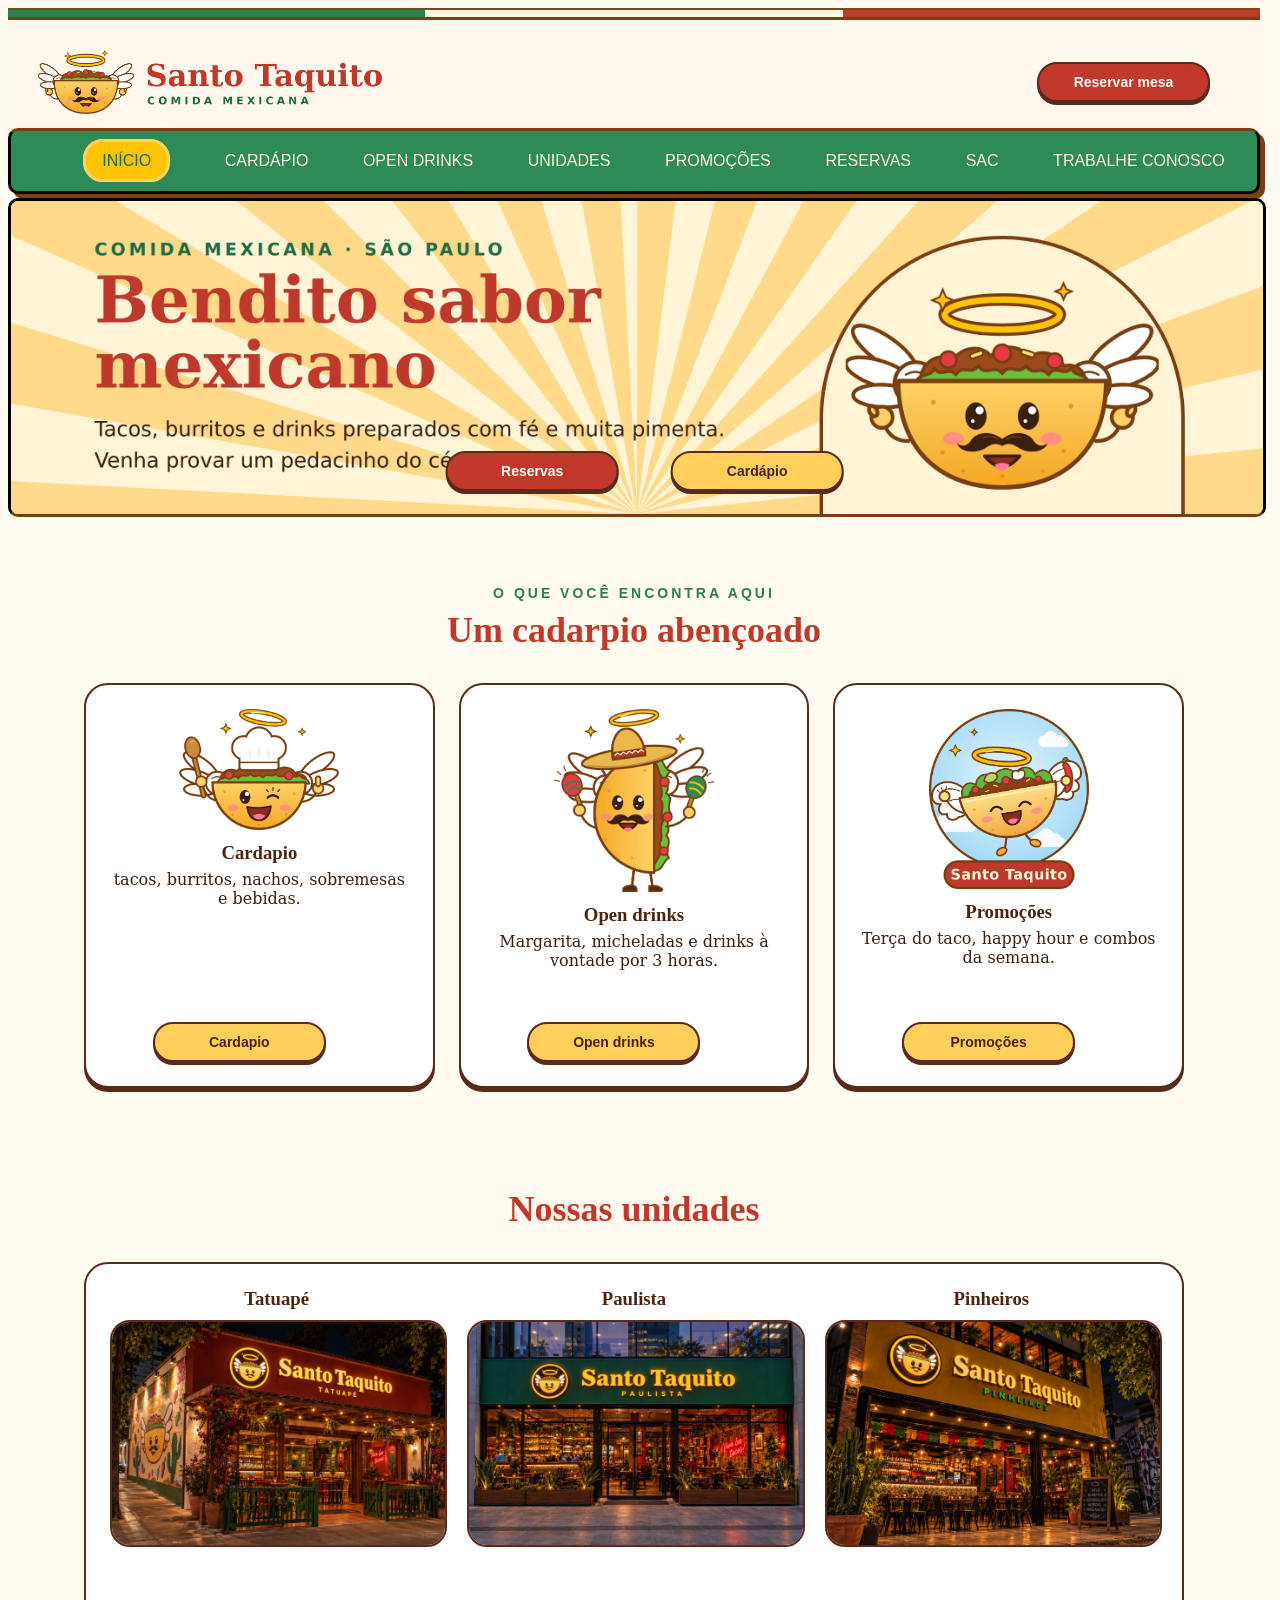
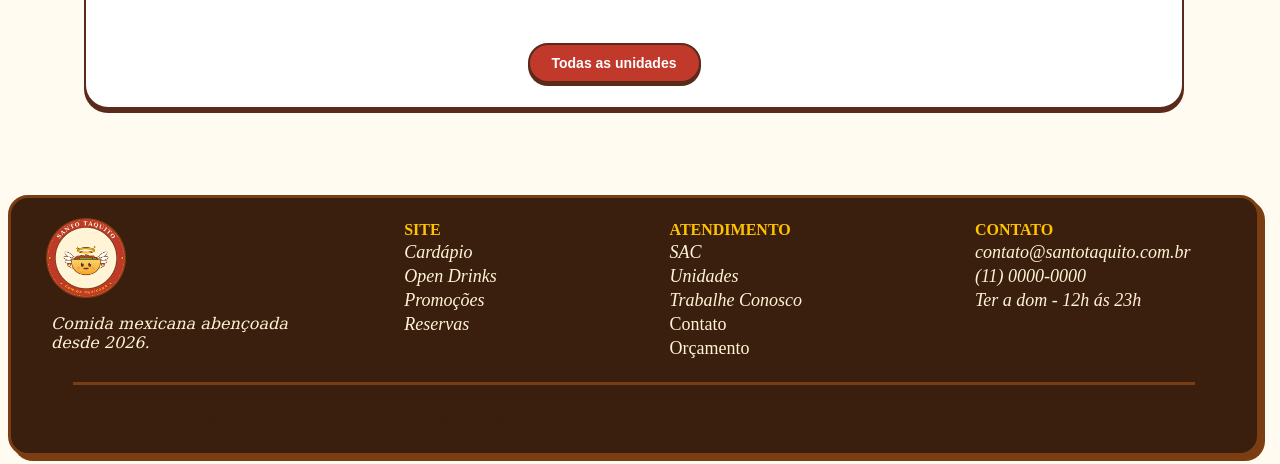
<file: index.html>
<!DOCTYPE html>
<html lang="pt-BR">
    <head>
        <meta charset="UTF-8">
        <meta name="viewport" content="width=device-width, initial-scale=1.0">
        <title>Santo Taquito - Restaurante</title>
        <!-- Link que carrega o CSS  -->
        <link rel="stylesheet" href="css/style.css">
    </head>
    <body>
        <!-- Cabeçalho -->
        <header>
            <div class="content-group">
                <img id="imagem-banner" src="img/logo-cabecalho.webp" alt="Logo do Santo Taquito"  onclick="window.location.assign('../index.html')">
                <a href="html/reservas.html" class="btn btn-principal titulos">Reservar mesa</a>   
            </div>
        </header>
        <!-- Menu  -->
        <div class="menu">
            <nav>
                <ul class="item-menu titulos">
                    <li><a class="menu-link" href="index.html" aria-current="page">INÍCIO</a></li>
                    <li><a class="menu-link" href="html/cardapio.html">CARDÁPIO</a></li>
                    <li><a class="menu-link" href="html/open-drinks.html">OPEN DRINKS</a></li>
                    <li><a class="menu-link" href="html/unidades.html">UNIDADES</a></li>
                    <li><a class="menu-link" href="html/promocoes.html">PROMOÇÕES</a></li>
                    <li><a class="menu-link" href="html/reservas.html">RESERVAS</a></li>
                    <li><a class="menu-link" href="html/sac.html">SAC</a></li>
                    <li><a class="menu-link" href="html/trabalhe-conosco.html">TRABALHE CONOSCO</a></li>
                </ul>
            </nav>
        </div>
        <main>
            <!-- parte de cima -->
            <section class="banner">
                <img src="img/banner-index.webp" alt="Banner do Santo Taquito com o texto 'Bendito sabor mexicano' e o mascote, um taco sorridente com bigode, asas de anjo e auréola dourada, sobre fundo amarelo com raios" width="100%" class="banner-index">            
                <div class="botoes">
                    <a href="html/reservas.html" class="btn btn-vermelho"> Reservas </a>
                    <a href="html/cardapio.html" class="btn btn-amarelo"> Cardápio </a>
                </div>
            </section>
            <br>
            <!-- escrita no meio centralizada -->
            <section class="destaques">
                <p class="chamada">O QUE VOCÊ ENCONTRA AQUI</p>
                <h2>Um cadarpio abençoado </h2>                
             <!-- entrada para as paginas centralizada --> 
                <div class="cards">   
                    <article class="card">  
                        <img src="img/mascote-chef.webp" alt="Mascote do Santo Taquito: taco sorridente piscando, com halo, asinhas, chapéu de chef e colher de pau." width="200" height="200">
                        <h3>Cardapio</h3>
                        <p>tacos, burritos, nachos, sobremesas e bebidas.</p>
                        <br><br>
                        <a href="html/cardapio.html" class="btn btn-amarelo"> Cardapio </a>
                    </article>  
                    <article class="card">
                        <img src="img/mascote-mariachi.webp" alt="Mascote do Santo Taquito: taco de bigode com halo, asinhas, sombrero e maracas nas mãos." width="200" height="200">
                        <h3>Open drinks</h3>
                        <p>Margarita, micheladas e drinks à vontade por 3 horas.</p>
                        <br><br>
                        <a href="html/open-drinks.html" class="btn btn-amarelo"> Open drinks </a>
                    </article>
                    <article class="card">
                        <img src="img/mascote-anjinho.webp" alt="Mascote do Santo Taquito: taco sorridente voando entre nuvens, com halo, asinhas e uma pimenta vermelha na mão." width="200" height="200">
                        <h3>Promoções</h3>
                        <p>Terça do taco, happy hour e combos da semana.</p>
                        <a href="html/promocoes.html" class="btn btn-amarelo"> Promoções </a>
                    </article>    
                </div>
            </section>
            <!-- unidades centralizadas -->
            <section class="unidades">    
                <h2>Nossas unidades</h2>
                <div class="card-uni">  
                    <div class="lista-unidades"> 
                        <article class="unidade">
                            <h3>Tatuapé</h3>
                            <img src="img/unidade-tatuape.png" alt="Fachada noturna do restaurante Santo Taquito Tatuapé, com letreiro vermelho iluminado, mural de taco com auricular e halo, bandeirinhas coloridas e terraço com cerca verde e flores."                                        width="200" height="200">
                        </article>
                        <article class="unidade">
                            <h3>Paulista</h3>
                            <img src="img/unidade-paulista.png" alt="Fachada do restaurante Santo Taquito Paulista ao entardecer, com letreiro verde iluminado, vitrines mostrando o salão cheio, neon &quot;!Viva los tacos!&quot; e jardineiras com plantas." width="200" height="200">
                        </article>    
                        <article class="unidade">
                            <h3>Pinheiros</h3>
                            <img src="img/unidade-pinheiros.png" alt="Fachada noturna do restaurante Santo Taquito Pinheiros, com letreiro amarelo iluminado, bandeirinhas mexicanas, bar com azulejos coloridos e lousa de cardápio na calçada." width="200" height="200">
                        </article>
                    </div>
                    <div id="bnt-center">     
                        <a href="html/unidades.html" class="btn btn-vermelho">Todas as unidades</a>
                    </div>
                </div>  
            </section>
                <br><br>
            <!-- Rodapé  -->
            <footer>
                <div class="content-rodape">
                    <div id="selo-rodape">
                        <img src="img/logo-emblema.webp" alt="Logo circular do Santo Taquito, restaurante de comida mexicana, com um taco fofo sorridente com asas de anjo e uma auréola dourada">
                        <p><i>Comida mexicana abençoada<br>desde 2026.</i></p>
                    </div>
                    <ul class="rodape-site">
                        <li><strong>SITE</strong></li>
                        <li><a href="html/cardapio.html"><i>Cardápio</i></a></li>
                        <li><a href="html/open-drinks.html"><i>Open Drinks</i></a></li>
                        <li><a href="html/promocoes.html"><i>Promoções</i></a></li>
                        <li><a href="html/reservas.html"><i>Reservas</i></a></li>
                    </ul>
                    <ul class="rodape-atendimento">
                        <li><strong>ATENDIMENTO</strong></li>
                        <li><a href="html/sac.html"><i>SAC</i></a></li>
                        <li><a href="html/unidades.html"><i>Unidades</i></a></li>
                        <li><a href="html/trabalhe-conosco.html"><i>Trabalhe Conosco</i></a></li>
                        <li><a href="html/contato.html"> Contato </a></li>
                        <li><a href="html/orcamento.html"> Orçamento </a></li>
                    </ul>
                        <ul class="rodape-contato">
                        <li><strong>CONTATO</strong></li>
                        <li><i>contato@santotaquito.com.br</i></li>
                        <li><i>(11) 0000-0000</i></li>
                       <li><i>Ter a dom - 12h ás 23h</i></li>
                    </ul>
                </div>
                <div class="copy-rodape">
                    <p>
                            <i>&copy; 2026 Santo Taquito · Restaurante fictício · Projeto acadêmico de Front-End (ADS – UNICID)</i> 
                    </p>
                </div>
            </footer>
        </main>
    </body>
</html>
</file>
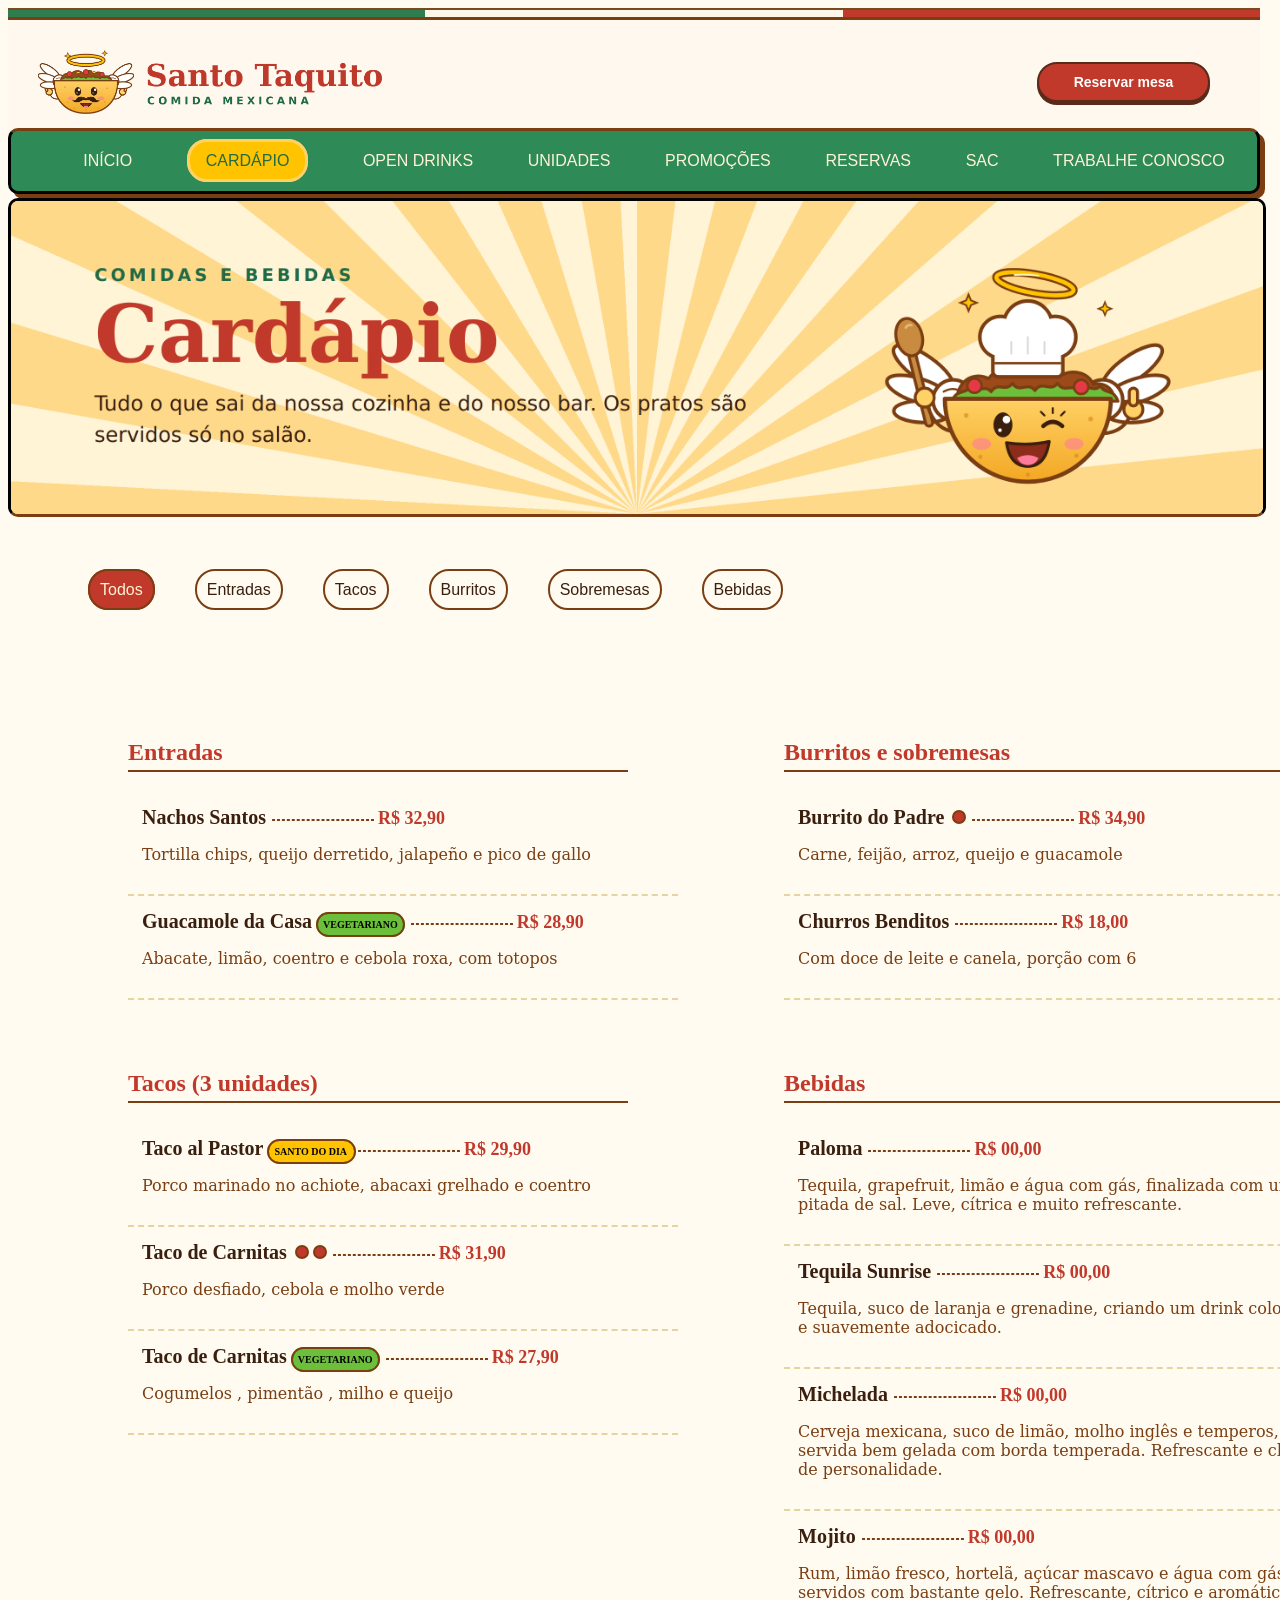
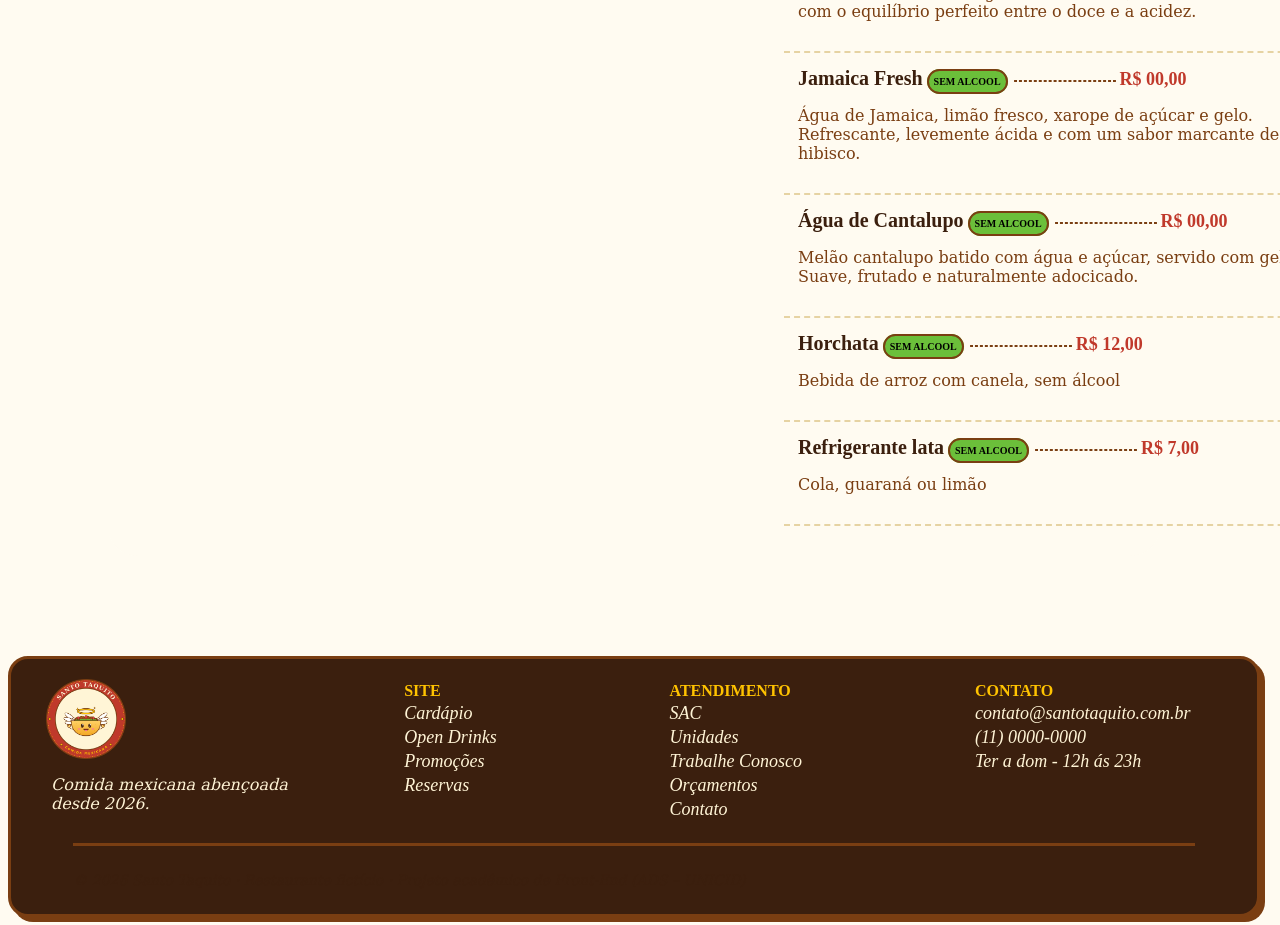
<file: html/cardapio.html>
<!DOCTYPE html>
<html lang="pt-BR">
<head>
    <meta charset="UTF-8">
    <meta name="viewport" content="width=device-width, initial-scale=1.0">
    <title>Santo Taquito - Cardápio</title>
    <!-- Link que carrega o CSS  -->
    <link rel="stylesheet" href="../css/style.css">
</head>
<body>

    <!-- Cabeçalho -->

    <header>
        <div class="content-group">
            <img id="imagem-banner" src="../img/logo-cabecalho.webp" alt="Mascote de tigela sorridente, piscando, com chapéu de cozinheiro, auréola e asinhas, segurando uma colher de pau" onclick="window.location.assign('../index.html')">
            <a href="reservas.html" class="btn btn-principal titulos">Reservar mesa</a>   
        </div>
    </header>


    <!-- Menu  -->
    <div class="menu">
        <nav>
            <ul class="item-menu titulos">
                <li><a class="menu-link" href="../index.html" >INÍCIO</a></li>
                <li><a class="menu-link" href="cardapio.html" aria-current="page">CARDÁPIO</a></li>
                <li><a class="menu-link" href="open-drinks.html">OPEN DRINKS</a></li>
                <li><a class="menu-link" href="unidades.html">UNIDADES</a></li>
                <li><a class="menu-link" href="promocoes.html">PROMOÇÕES</a></li>
                <li><a class="menu-link" href="trabalhe-conosco.html">RESERVAS</a></li>
                <li><a class="menu-link" href="sac.html">SAC</a></li>
                <li><a class="menu-link" href="trabalhe-conosco.html">TRABALHE CONOSCO</a></li>
            </ul>
        </nav>
    </div>

    <!-- Imagem banner cardápio -->
    <div>
        <img id="banner-carpadio" src="../img/banner-cardapio-com-texto.png" alt="Banner do cardápio com o título 'Comidas e Bebidas – Cardápio' e o texto 'Tudo o que sai da nossa cozinha e do nosso bar. Os pratos são servidos só no salão.' À direita, um mascote sorridente em forma de tigela de comida, com chapéu de cozinheiro, asas de anjo, auréola e uma colher de pau, piscando o olho e fazendo sinal de positivo. O fundo tem raios amarelos e creme.">
   </div>

   <div class="container-menu-cardapio">
        <ul id="menu-cardapio">
            <li><a class="btn-menu" href="cardapio.html?menu=todos">Todos</a></li>
            <li><a class="btn-menu" href="cardapio.html?menu=entradas">Entradas</a></li>
            <li><a class="btn-menu" href="cardapio.html?menu=tacos">Tacos</a></li>
            <li><a class="btn-menu" href="cardapio.html?menu=burritos">Burritos</a></li>
            <li><a class="btn-menu" href="cardapio.html?menu=sobremesas">Sobremesas</a></li>
            <li><a class="btn-menu" href="cardapio.html?menu=bebidas">Bebidas</a></li>
        </ul>
   </div>

   <!-- principal  -->
    <main>
        <section class="lista-cardapio">
            <div class="container-cardapio">
                <div class="grupo">
                    <h2>Entradas</h2>
                    <ul class="itens">
                        <li class="item">
                            <div class="item-linha">
                                <span class="item-nome">Nachos Santos</span>
                                <span class="pontilhado"></span>
                                <span class="item-preco">R$ 32,90</span>
                            </div>
                            <p class="descricao-item">Tortilla chips, queijo derretido, jalapeño e pico de gallo</p>
                        </li>
                        <li class="item">
                            <div class="item-linha">
                                <span class="item-nome">Guacamole da Casa</span>
                                <span class="tag tag-verde">VEGETARIANO</span>
                                <span class="pontilhado"></span>
                                <span class="item-preco">R$ 28,90</span>
                            </div>
                            <p class="descricao-item">Abacate, limão, coentro e cebola roxa, com totopos</p>
                        </li>
                    </ul>
                </div>
    
                <div class="grupo">
                    <h2>Tacos (3 unidades)</h2>
                    <ul class="itens">
                        <li class="item">
                            <div class="item-linha">
                                <span class="item-nome">Taco al Pastor</span>
                                <span class="tag tag-amarela">SANTO DO DIA </span>
                                <span class="pontilhado"></span>
                                <span class="item-preco">R$ 29,90</span>
                            </div>
                            <p class="descricao-item">Porco marinado no achiote, abacaxi grelhado e coentro</p>
                        </li>
                        <li class="item">
                            <div class="item-linha">
                                <span class="item-nome">Taco de Carnitas</span>
                                <span class="pimentas"><i class="pimenta"></i><i class="pimenta"></i></span>
                                <span class="pontilhado"></span>
                                <span class="item-preco">R$ 31,90</span>
                            </div>
                            <p class="descricao-item">Porco desfiado, cebola e molho verde</p>
                        </li>
                        <li class="item">
                            <div class="item-linha">
                                <span class="item-nome">Taco de Carnitas</span>
                                <span class="tag tag-verde">VEGETARIANO</span>
                                <span class="pontilhado"></span>
                                <span class="item-preco">R$ 27,90</span>
                            </div>
                            <p class="descricao-item">Cogumelos , pimentão , milho e queijo</p>
                        </li>
                    </ul>
                </div>
            </div>
    
            <div class="container-cardapio">
                <div class="grupo">
                    <h2>Burritos e sobremesas</h2>
                    <ul class="itens">
                        <li class="item">
                            <div class="item-linha">
                                <span class="item-nome">Burrito do Padre</span>
                                <span class="pimentas"><i class="pimenta"></i></span>
                                <span class="pontilhado"></span>
                                <span class="item-preco">R$ 34,90</span>
                            </div>
                            <p class="descricao-item">Carne, feijão, arroz, queijo e guacamole</p>
                        </li>
                        <li class="item">
                            <div class="item-linha">
                                <span class="item-nome">Churros Benditos</span>
                                <span class="pontilhado"></span>
                                <span class="item-preco">R$ 18,00</span>
                            </div>
                            <p class="descricao-item">Com doce de leite e canela, porção com 6</p>
                        </li>
                    </ul>
                </div>
    
                <div class="grupo">
                    <h2>Bebidas</h2>
                    <ul class="itens">
                        <li class="item">
                            <div class="item-linha">
                                <span class="item-nome">Paloma</span>
                                <span class="pontilhado"></span>
                                <span class="item-preco">R$ 00,00</span>
                            </div>
                            <p class="descricao-item">Tequila, grapefruit, limão e água com gás, finalizada com uma pitada
                                de sal. Leve, cítrica e muito refrescante.</p>
                        </li>
                        <li class="item">
                            <div class="item-linha">
                                <span class="item-nome">Tequila Sunrise</span>
                                <span class="pontilhado"></span>
                                <span class="item-preco">R$ 00,00</span>
                            </div>
                            <p class="descricao-item">Tequila, suco de laranja e grenadine, criando um drink colorido e
                                suavemente adocicado.</p>
                        </li>
                        <li class="item">
                            <div class="item-linha">
                                <span class="item-nome">Michelada</span>
                                <span class="pontilhado"></span>
                                <span class="item-preco">R$ 00,00</span>
                            </div>
                            <p class="descricao-item">Cerveja mexicana, suco de limão, molho inglês e temperos, servida bem
                                gelada com borda temperada. Refrescante e cheia de personalidade.</p>
                        </li>
                        <li class="item">
                            <div class="item-linha">
                                <span class="item-nome">Mojito</span>
                                <span class="pontilhado"></span>
                                <span class="item-preco">R$ 00,00</span>
                            </div>
                            <p class="descricao-item">Rum, limão fresco, hortelã, açúcar mascavo e água com gás, servidos
                                com bastante gelo. Refrescante, cítrico e aromático, com o equilíbrio perfeito entre o doce
                                e a acidez.</p>
                        </li>
                    </ul>
    
                    <!-- <h3 class="subtitulo-bebida">Sem álcool</h3> -->
                    <ul class="itens">
                        <li class="item">
                            <div class="item-linha">
                                <span class="item-nome">Jamaica Fresh</span>
                                <span class="tag tag-verde">SEM ALCOOL</span>
                                <span class="pontilhado"></span>
                                <span class="item-preco">R$ 00,00</span>
                            </div>
                            <p class="descricao-item">Água de Jamaica, limão fresco, xarope de açúcar e gelo. Refrescante,
                                levemente ácida e com um sabor marcante de hibisco.</p>
                        </li>
                        <li class="item">
                            <div class="item-linha">
                                <span class="item-nome">Água de Cantalupo</span>
                                <span class="tag tag-verde">SEM ALCOOL</span>
                                <span class="pontilhado"></span>
                                <span class="item-preco">R$ 00,00</span>
                            </div>
                            <p class="descricao-item">Melão cantalupo batido com água e açúcar, servido com gelo. Suave,
                                frutado e naturalmente adocicado.</p>
                        </li>
                        <li class="item">
                            <div class="item-linha">
                                <span class="item-nome">Horchata</span>
                                <span class="tag tag-verde">SEM ALCOOL</span>
                                <span class="pontilhado"></span>
                                <span class="item-preco">R$ 12,00</span>
                            </div>
                            <p class="descricao-item">Bebida de arroz com canela, sem álcool</p>
                        </li>
                        <li class="item">
                            <div class="item-linha">
                                <span class="item-nome">Refrigerante lata</span>
                                <span class="tag tag-verde">SEM ALCOOL</span>
                                <span class="pontilhado"></span>
                                <span class="item-preco">R$ 7,00</span>
                            </div>
                            <p class="descricao-item">Cola, guaraná ou limão</p>
                        </li>
                    </ul>
                </div>
            </div>
        </section>
    </main>

    

    <!-- Rodapé  -->
    <footer>
        <div class="content-rodape">
            <div id="selo-rodape">
                <img src="../img/logo-emblema.webp" alt="Logo Santo Taquito">
                <p><i>Comida mexicana abençoada<br>desde 2026.</i></p>
                
            </div>
       
            <ul class="rodape-site">
                <li><strong>SITE</strong></li>
                <li><a href="cardapio.html"><i>Cardápio</i></a></li>
                <li><a href="open-drinks.html"><i>Open Drinks</i></a></li>
                <li><a href="promocoes.html"><i>Promoções</i></a></li>
                <li><a href="reservas.html"><i>Reservas</i></a></li>
            </ul>
            <ul class="rodape-atendimento">
                <li><strong>ATENDIMENTO</strong></li>
                <li><a href="sac.html"><i>SAC</i></a></li>
                <li><a href="unidades.html"><i>Unidades</i></a></li>
                <li><a href="trabalhe-conosco.html"><i>Trabalhe Conosco</i></a></li>
                <li><a href="orcamento.html"><i>Orçamentos</i></a></li>
                <li><a href="contato.html"><i>Contato</i></a></li>
            </ul>
            <ul class="rodape-contato">
                <li><strong>CONTATO</strong></li>
                <li><i>contato@santotaquito.com.br</i></li>
                <li><i>(11) 0000-0000</i></li>
                <li><i>Ter a dom - 12h ás 23h</i></li>
            </ul>
        </div>
        <div class="copy-rodape">
           <p>
                <i>&copy; 2026 Santo Taquito · Restaurante fictício · Projeto acadêmico de Front-End (ADS – UNICID)</i> 
           </p>
        </div>
    </footer>
    
    <script src="../js/app.js"></script>
</body>
</html>
</file>
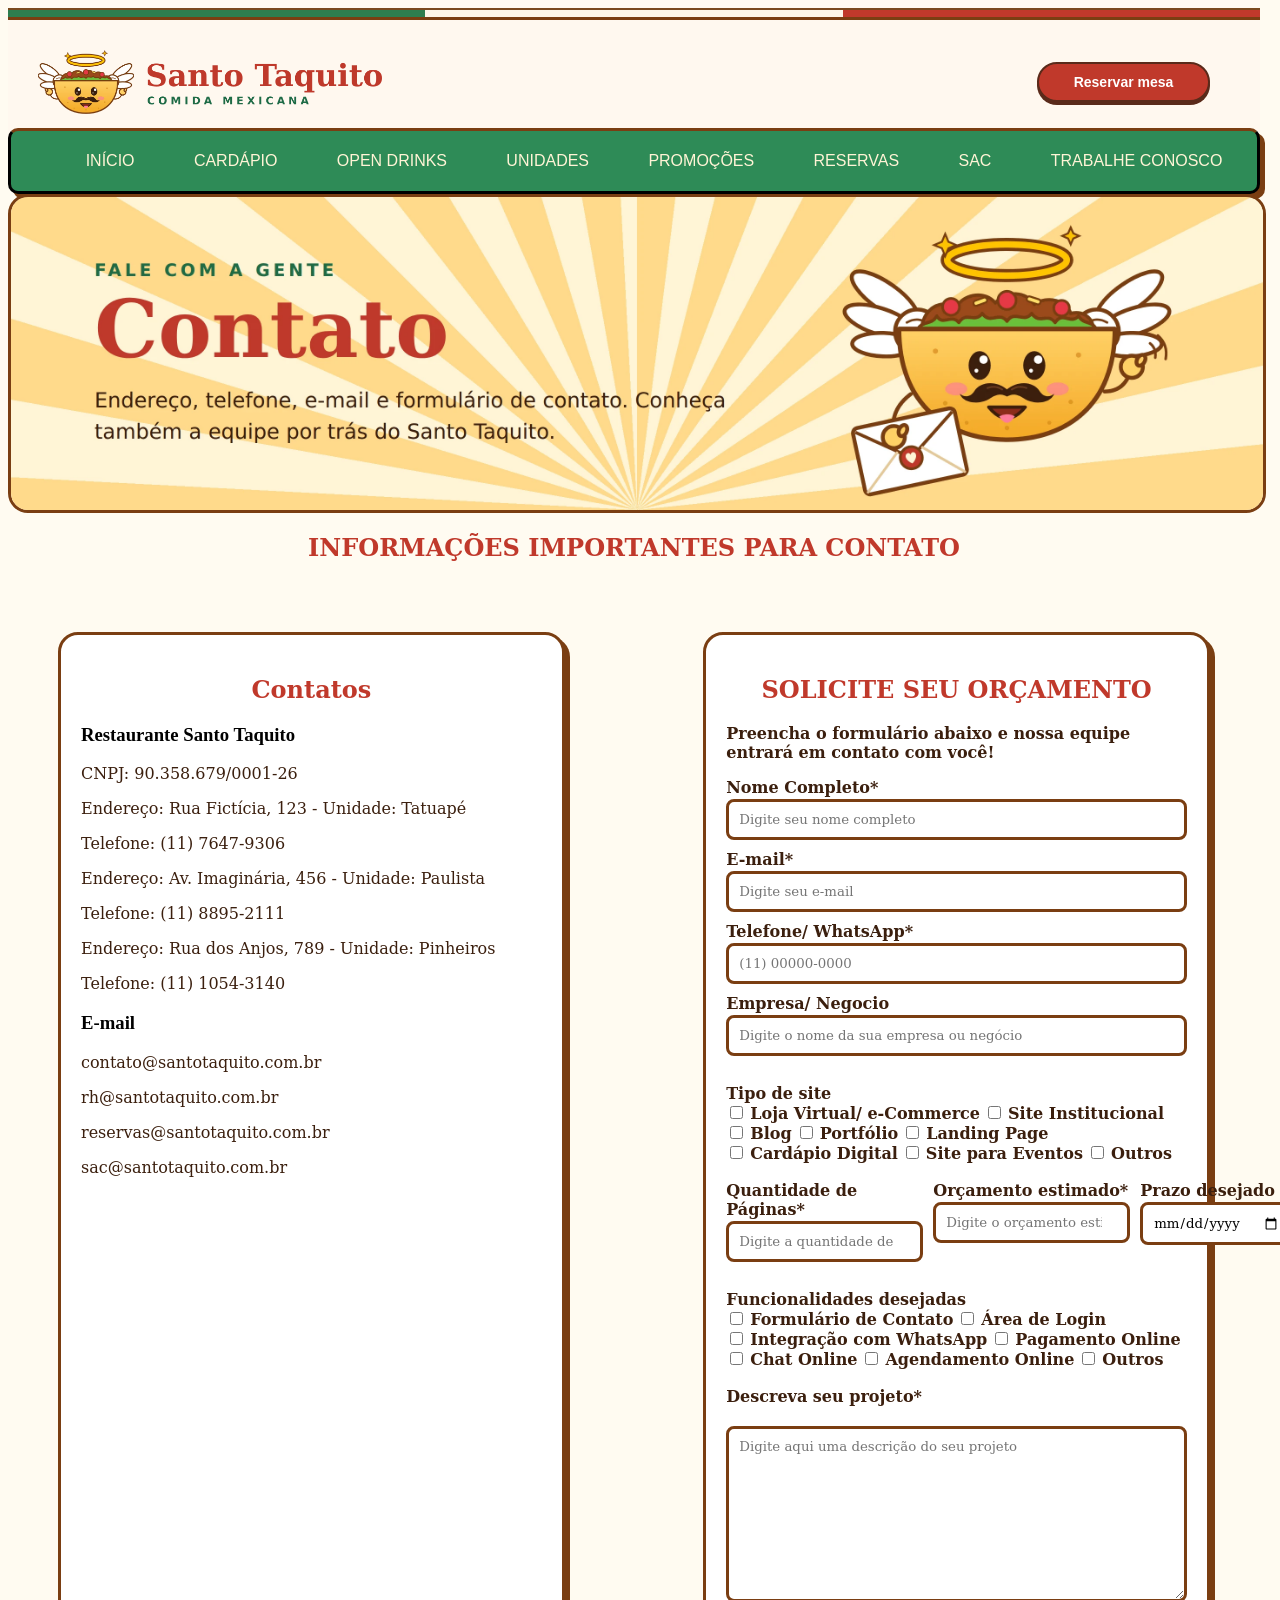
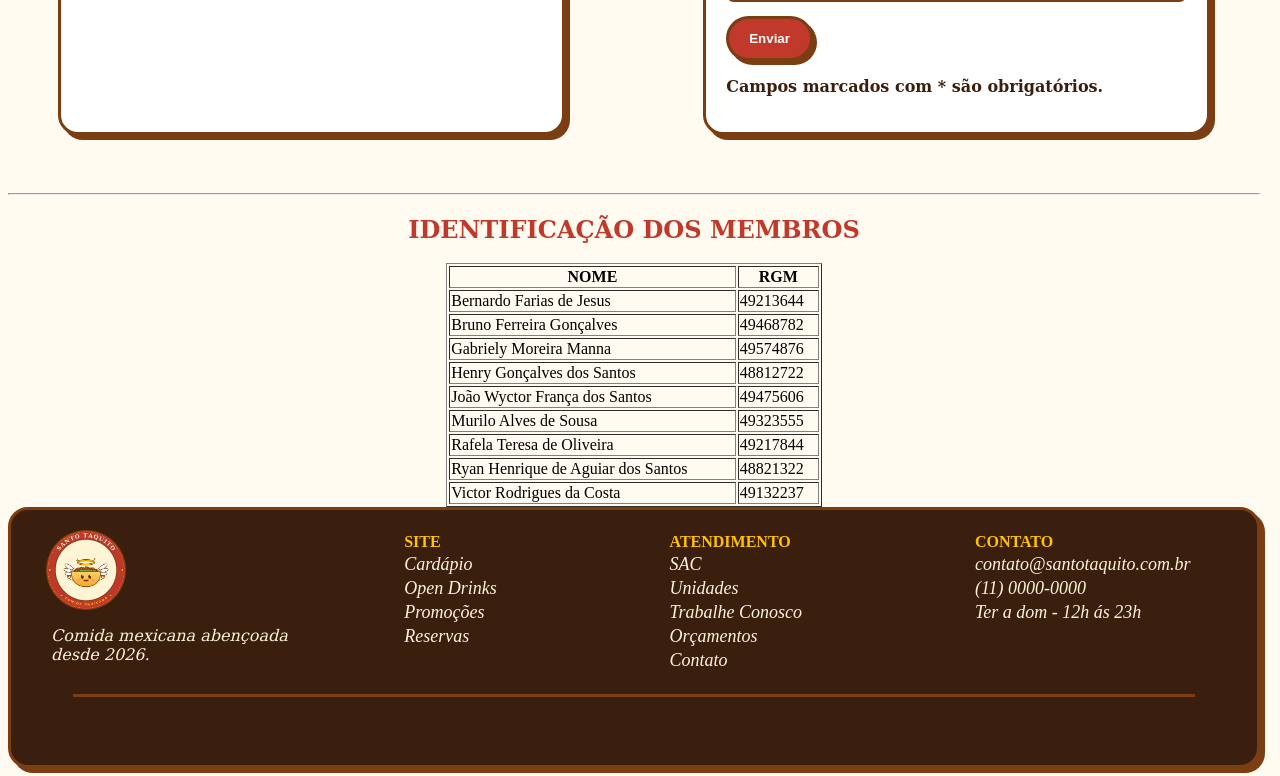
<file: html/contato.html>
<!DOCTYPE html>
<html lang="pt-BR">
<head>
    <meta charset="UTF-8">
    <meta name="viewport" content="width=device-width, initial-scale=1.0">
    <title>Santo Taquito - Contatos</title>
    <!-- Link que carrega o CSS  -->
    <link rel="stylesheet" href="../css/style.css">
</head>
<body>

    <!-- Cabeçalho -->
    <header>
        <div class="content-group">
            <img id="imagem-banner" src="../img/logo-cabecalho.webp" alt="" onclick="window.location.assign('../index.html')">
            <a href="reservas.html" class="btn btn-principal titulos">Reservar mesa</a>   
        </div>
    </header>


    <!-- Menu  -->
    <div>
        <div class="menu">
            <nav>
                <ul class="item-menu titulos">
                    <li><a class="menu-link" href="../index.html" >INÍCIO</a></li>
                    <li><a class="menu-link" href="cardapio.html" >CARDÁPIO</a></li>
                    <li><a class="menu-link" href="open-drinks.html">OPEN DRINKS</a></li>
                    <li><a class="menu-link" href="unidades.html">UNIDADES</a></li>
                    <li><a class="menu-link" href="promocoes.html">PROMOÇÕES</a></li>
                    <li><a class="menu-link" href="reservas.html">RESERVAS</a></li>
                    <li><a class="menu-link" href="sac.html">SAC</a></li>
                    <li><a class="menu-link" href="trabalhe-conosco.html">TRABALHE CONOSCO</a></li>
                </ul>
            </nav>
        </div>
    </div>
    <div>
        <img id="banner-contato" src="../img/banner-contato-com-texto.webp" alt="Banner com fundo de raios em tons de amarelo claro. À esquerda, o texto diz: FALE COM A GENTE, seguido do título Contato e do parágrafo Endereço, telefone, e-mail e formulário de contato. Conheça também a equipe por trás do Santo Taquito. " >
    </div>
    <main>
        <section>
            <h1 class="centralizacao">INFORMAÇÕES IMPORTANTES PARA CONTATO</h1>
            <div class="content-contato">
                <div class="card-contato">
                    <h2 class="centralizacao">Contatos</h2>
                    <h3>Restaurante Santo Taquito</h3>
                    <p>CNPJ: 90.358.679/0001-26</p>
                    <p>Endereço: Rua Fictícia, 123 - Unidade: Tatuapé</p>
                    <p>Telefone: (11) 7647-9306</p>
                    <p>Endereço: Av. Imaginária, 456 - Unidade: Paulista</p>
                    <p>Telefone: (11) 8895-2111</p>
                    <p>Endereço: Rua dos Anjos, 789 - Unidade: Pinheiros</p>
                    <p>Telefone: (11) 1054-3140</p>
                    <h3>E-mail</h3>
                    <p>contato@santotaquito.com.br</p>
                    <p>rh@santotaquito.com.br</p>
                    <p>reservas@santotaquito.com.br</p>
                    <p>sac@santotaquito.com.br</p>
                </div>
                <div class="card-contato">
                    <form id="formContato" class="form-contato" action="/enviar" autocomplete="off" method="post">
                        <h2 class="centralizacao">SOLICITE SEU ORÇAMENTO</h2>
                        <p><strong>Preencha o formulário abaixo e nossa equipe entrará em contato com você!</strong></p>
                        <label for="cname" class="contato-label">Nome Completo*</label><br>
                        <input type="text" id="cname" name="cname" placeholder="Digite seu nome completo" required><br>
                        <label for="cemail" class="contato-label">E-mail*</label><br>
                        <input type="email" id="cemail" name="cemail" placeholder="Digite seu e-mail" required><br>
                        <label for="ctel" class="contato-label">Telefone/ WhatsApp*</label><br>
                        <input type="tel" id="ctel" name="ctel" placeholder="(11) 00000-0000" required><br>
                        <label for="cemp" class="contato-label">Empresa/ Negocio</label><br>
                        <input type="text" id="cemp" name="cemp" placeholder="Digite o nome da sua empresa ou negócio" ><br>
                        <br>
                        <label class="contato-label">Tipo de site</label><br>
                        <input type="checkbox" id="cloja" name="cloja" value="loja-virtual">
                        <label for="cloja" class="contato-label">Loja Virtual/ e-Commerce</label>
                        <input type="checkbox" id="site" name="site" value="site-institucional">
                        <label for="site" class="contato-label">Site Institucional</label><br>
                        <input type="checkbox" id="cblog" name="cblog" value="blog">
                        <label for="cblog" class="contato-label">Blog</label>
                        <input type="checkbox" id="cport" name="cport" value="portfolio">
                        <label for="cport" class="contato-label">Portfólio</label>
                        <input type="checkbox" id="cpage" name="cpage" value="Landing-Page">
                        <label for="cpage" class="contato-label">Landing Page</label><br>
                        <input type="checkbox" id="cardapio" name="cardapio" value="cardapio-digital">
                        <label for="cardapio" class="contato-label">Cardápio Digital</label>
                        <input type="checkbox" id="csite" name="csite" value="site-para-eventos">
                        <label for="csite" class="contato-label">Site para Eventos</label>
                        <input type="checkbox" id="coutros" name="coutros" value="outros">
                        <label for="coutros" class="contato-label">Outros</label><br>
                        <br>
                        <div class="posicao">
                            <div>
                                <label for="cpagina" class="contato-label">Quantidade de Páginas*</label><br>
                                <input type="number" id="cpagina" name="cpagina" placeholder="Digite a quantidade de páginas do site" required><br>
                            </div>
                            <div>
                                <label for="corc" class="contato-label">Orçamento estimado*</label><br>
                                <input type="number" id="corc" name="corc" placeholder="Digite o orçamento estimado" required><br>
                            </div>
                            <div>
                                <label for="cprazo" class="contato-label">Prazo desejado</label><br>
                                <input type="date" id="cprazo" name="cprazo"><br>
                            </div>
                        </div>
                        <br>
                        <label class="contato-label">Funcionalidades desejadas</label><br>
                        <input type="checkbox" id="froms" name="forms" value="formulario-contato">
                        <label for="froms" class="contato-label">Formulário de Contato</label>
                        <input type="checkbox" id="clogin" name="clogin" value="Area-de-login">
                        <label for="clogin" class="contato-label">Área de Login</label><br>
                        <input type="checkbox" id="cwpp" name="cwpp" value="integracao-whatsapp">
                        <label for="cwpp" class="contato-label">Integração com WhatsApp</label>
                        <input type="checkbox" id="cpag" name="cpag" value="pagamento-online">
                        <label for="cpag" class="contato-label">Pagamento Online</label><br>
                        <input type="checkbox" id="cchat" name="cchat" value="chat-online">
                        <label for="cchat" class="contato-label">Chat Online</label>
                        <input type="checkbox" id="cagenda" name="cagenda" value="agendamento-online">
                        <label for="cagenda" class="contato-label">Agendamento Online</label>
                        <input type="checkbox" id="outros" name="outros" value="outros">
                        <label for="outros" class="contato-label">Outros</label><br>
                        <br>
                        <label for="cmsg" class="contato-label">Descreva seu projeto*</label><br>
                        <br>
                        <textarea id="cmsg" name="cmsg" placeholder="Digite aqui uma descrição do seu projeto" rows="10" cols="50" required></textarea><br>
                        <input class="botao-form-contato" type="submit" value="Enviar">
                        <p><strong>Campos marcados com * são obrigatórios.</strong></p>
                    </form>
                    <div id="contato-confirmacao" hidden>
                        <h2 tabindex="-1" id="contato-confirmacao-titulo" class="centralizacao">Contato recebido!</h2>
                        <p>Obrigado por entrar em contato com o Santo Taquito!</p>
                    </div>
                </div>
            </div>
            <hr>
            <div>
                <h1 class="centralizacao">IDENTIFICAÇÃO DOS MEMBROS</h1>
                <table border="1" align="center" height="30%" width="30%">
                    <tr>
                        <th>NOME</th>
                        <th>RGM</th>
                    </tr>
                    <tr>
                        <td>Bernardo Farias de Jesus</td>
                        <td>49213644</td>
                    </tr>
                    <tr>
                        <td>Bruno Ferreira Gonçalves</td>
                        <td>49468782</td>
                    </tr>
                    <tr>
                        <td>Gabriely Moreira Manna</td>
                        <td>49574876</td>
                    </tr>
                    <tr>
                        <td>Henry Gonçalves dos Santos</td>
                        <td>48812722</td>
                    </tr>
                    <tr>
                        <td>João Wyctor França dos Santos</td>
                        <td>49475606</td>
                    </tr>
                    <tr>
                        <td>Murilo Alves de Sousa</td>
                        <td>49323555</td>
                    </tr>
                    <tr>
                        <td>Rafela Teresa de Oliveira</td>
                        <td>49217844</td>
                    </tr>
                    <tr>
                        <td>Ryan Henrique de Aguiar dos Santos</td>
                        <td>48821322</td>
                    </tr>
                    <tr>
                        <td>Victor Rodrigues da Costa</td>
                        <td>49132237</td>
                    </tr>
                </table>
            </div>
        </section>
    </main>
    

    <!-- Rodapé  -->
    <footer>
        <div class="content-rodape">
            <div id="selo-rodape">
                <img src="../img/logo-emblema.webp" alt="Logo Santo Taquito">
                <p><i>Comida mexicana abençoada<br>desde 2026.</i></p>
                
            </div>
       
            <ul class="rodape-site">
                <li><strong>SITE</strong></li>
                <li><a href="cardapio.html"><i>Cardápio</i></a></li>
                <li><a href="open-drinks.html"><i>Open Drinks</i></a></li>
                <li><a href="promocoes.html"><i>Promoções</i></a></li>
                <li><a href="reservas.html"><i>Reservas</i></a></li>
            </ul>
            <ul class="rodape-atendimento">
                <li><strong>ATENDIMENTO</strong></li>
                <li><a href="sac.html"><i>SAC</i></a></li>
                <li><a href="unidades.html"><i>Unidades</i></a></li>
                <li><a href="trabalhe-conosco.html"><i>Trabalhe Conosco</i></a></li>
                <li><a href="orcamento.html"><i>Orçamentos</i></a></li>
                <li><a href="contato.html"><i>Contato</i></a></li>
            </ul>
            <ul class="rodape-contato">
                <li><strong>CONTATO</strong></li>
                <li><i>contato@santotaquito.com.br</i></li>
                <li><i>(11) 0000-0000</i></li>
                <li><i>Ter a dom - 12h ás 23h</i></li>
            </ul>
        </div>
        <div class="copy-rodape">
           <p>
                <i>&copy; 2026 Santo Taquito · Restaurante fictício · Projeto acadêmico de Front-End (ADS – UNICID)</i> 
           </p>
        </div>
    </footer>
    <script src="../js/contato.js"></script>
    
</body>
</html>
</file>
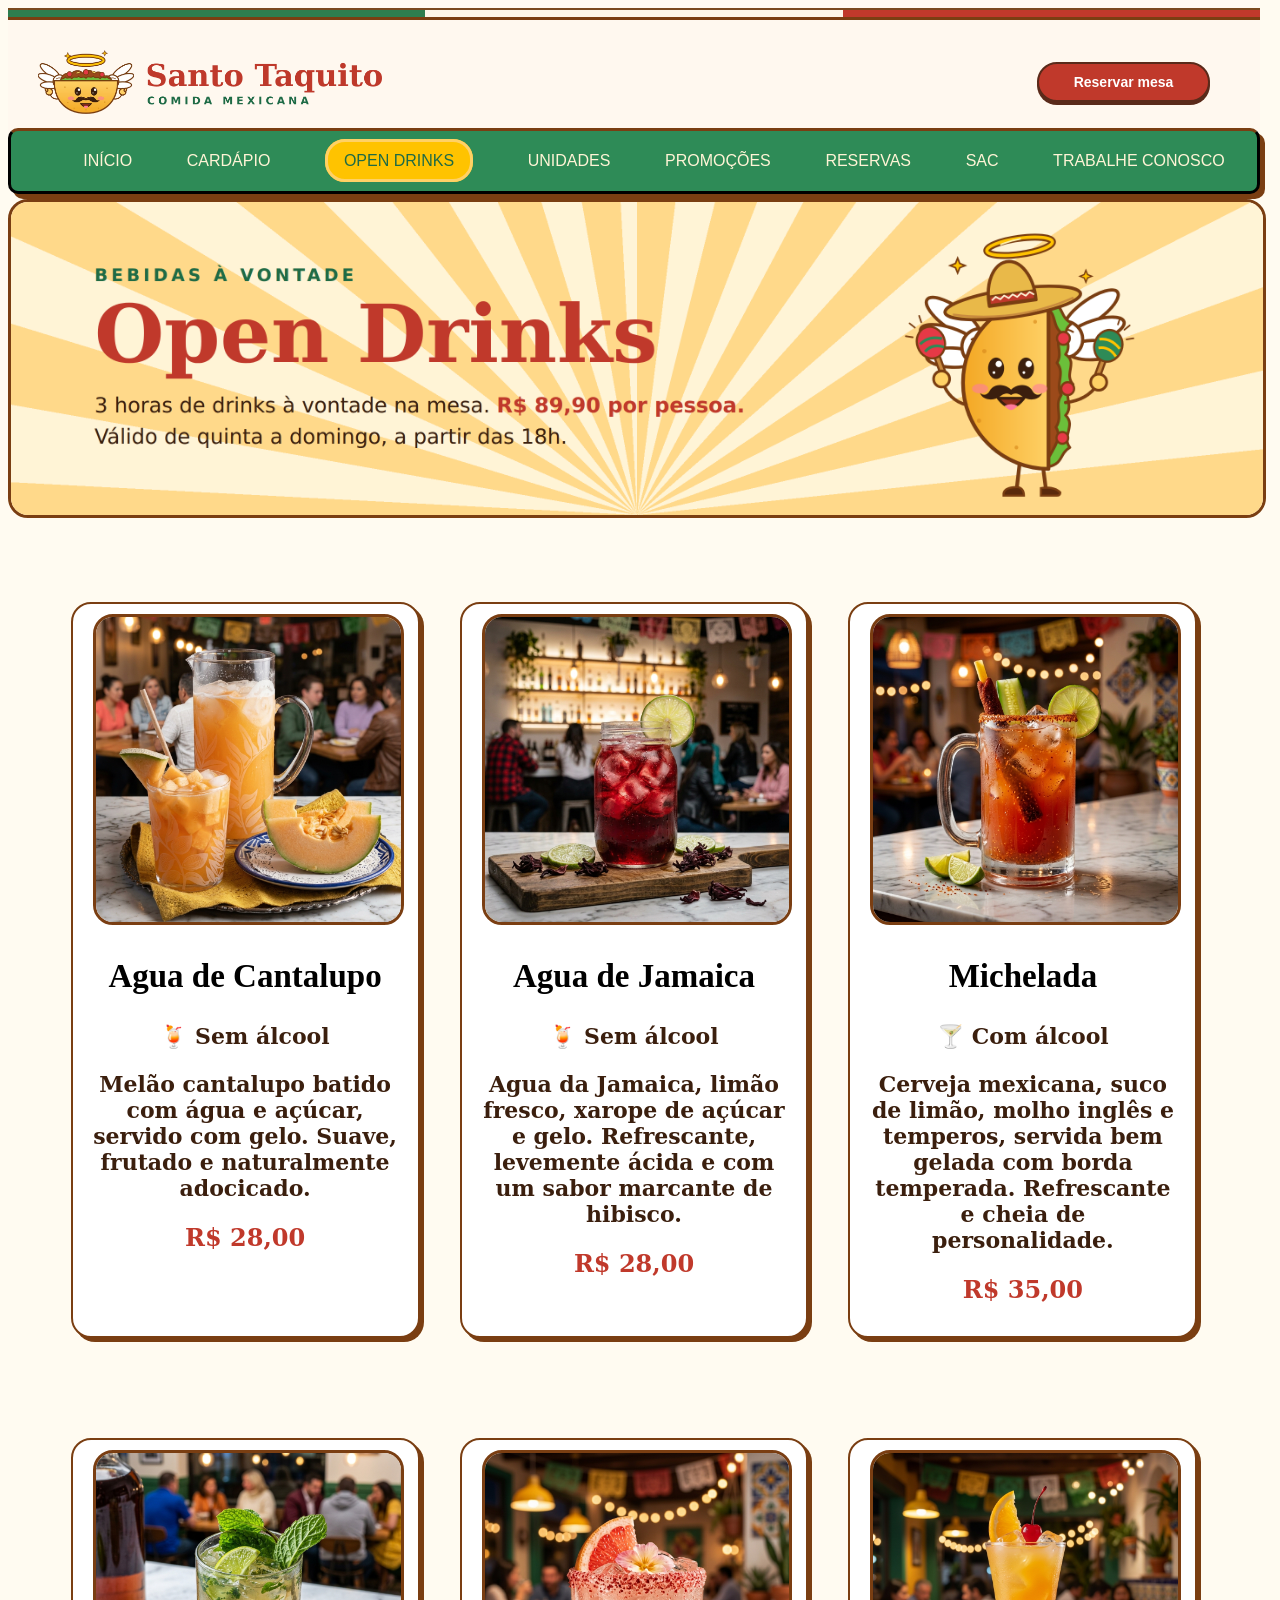
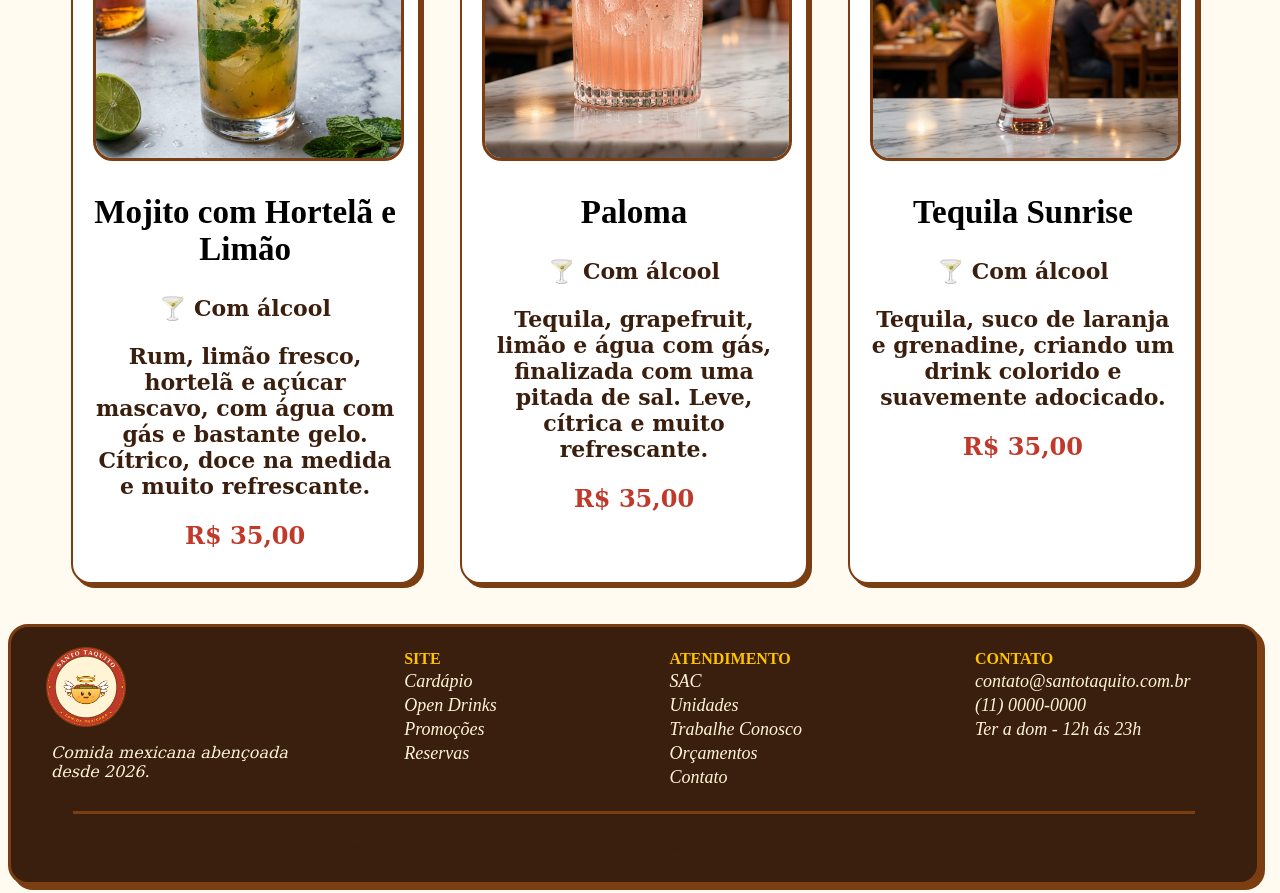
<file: html/open-drinks.html>
<!DOCTYPE html>
<html lang="pt-BR">
<head>
    <meta charset="UTF-8">
    <meta name="viewport" content="width=device-width, initial-scale=1.0">
    <title>Santo Taquito - Restaurante</title>
    <!-- Link que carrega o CSS  -->
    <link rel="stylesheet" href="../css/style.css">

</head>
<body>

    <!-- Cabeçalho -->
    <header>
        <div class="content-group">
            <img id="imagem-banner" src="../img/logo-cabecalho.webp" alt="" onclick="window.location.assign('../index.html')">
            <a href="reservas.html" class="btn btn-principal titulos">Reservar mesa</a>   
        </div>
    </header>


    <!-- Menu  -->
    <div class="menu">
        <nav>
            <ul class="item-menu titulos">
                <li><a class="menu-link" href="../index.html" >INÍCIO</a></li>
                <li><a class="menu-link" href="cardapio.html" >CARDÁPIO</a></li>
                <li><a class="menu-link" href="open-drinks.html" aria-current="page">OPEN DRINKS</a></li>
                <li><a class="menu-link" href="unidades.html">UNIDADES</a></li>
                <li><a class="menu-link" href="promocoes.html">PROMOÇÕES</a></li>
                <li><a class="menu-link" href="reservas.html">RESERVAS</a></li>
                <li><a class="menu-link" href="sac.html">SAC</a></li>
                <li><a class="menu-link" href="trabalhe-conosco.html">TRABALHE CONOSCO</a></li>
            </ul>
        </nav>
    </div>

    
    <main>
    
        <div>
            <img src="../img/banner-open-drinks-com-texto.png" class="banner-drinks" alt="Open Drinks: 3 horas de drinks à vontade por R$ 89,90 por pessoa, de quinta a domingo, a partir das 18h." width="2000">
        </div>

        <section class="cardapio"> <!-- a section agrupa o conteúdo do cardápio e a class deu o nome a ele-->

            <div class="drink card-drinks"> 
                <img src="../img/agua-de-cantalupo-nao-alcoolica.jpg" alt="Agua de Cantalupo"> <!-- imagem do drink -->
                <h1>Agua de Cantalupo</h1> <!-- h1 é o nome do drink, em letra grande -->
                <p>🍹 Sem álcool</p>
                <p>Melão cantalupo batido com água e açúcar, servido com gelo. Suave, frutado e naturalmente adocicado.</p>
                <p><b>R$ 28,00</b></p> <!-- p é paragrafo e b é negrito -->
            </div> <!-- a div faz uma caixinha invisivel, estrutura o codigo -->

            <div class="drink card-drinks">
                <img src="../img/agua-da-jamaica-nao-alcoolica.jpg" alt="Agua da Jamaica">
                <h1>Agua de Jamaica</h1>
                <p>🍹 Sem álcool</p>
                <p>Agua da Jamaica, limão fresco, xarope de açúcar e gelo. Refrescante, levemente ácida e com um sabor marcante de hibisco.</p>
                <p><b>R$ 28,00</b></p>
            </div>

            <div class="drink card-drinks">
                <img src="../img/michelada-alcoolica.jpg" alt="Michelada">
                <h1>Michelada</h1>
                <p>🍸 Com álcool</p>
                <p>Cerveja mexicana, suco de limão, molho inglês e temperos, servida bem gelada com borda temperada. Refrescante e cheia de personalidade.</p>
                <p><b>R$ 35,00</b></p>
            </div>

            <div class="drink card-drinks">
                <img src="../img/mojito-hortela-limao-alcoolico.jpg" alt="Mojito com Hortelã e Limão">
                <h1>Mojito com Hortelã e Limão</h1>
                <p>🍸 Com álcool</p>
                <p>Rum, limão fresco, hortelã e açúcar mascavo, com água com gás e bastante gelo. Cítrico, doce na medida e muito refrescante.</p>
                <p><b>R$ 35,00</b></p>
            </div>

            <div class="drink card-drinks">
                <img src="../img/paloma-alcoolica.jpg" alt="Paloma">
                <h1>Paloma</h1>
                <p>🍸 Com álcool</p>
                <p>Tequila, grapefruit, limão e água com gás, finalizada com uma pitada de sal. Leve, cítrica e muito refrescante.</p>
                <p><b>R$ 35,00</b></p>
            </div>

            <div class="drink card-drinks">
                <img src="../img/tequila-sunrise-alcoolica.jpg" alt="Tequila Sunrise">
                <h1>Tequila Sunrise</h1>
                <p>🍸 Com álcool</p>
                <p>Tequila, suco de laranja e grenadine, criando um drink colorido e suavemente adocicado.</p>
                <p><b>R$ 35,00</b></p>
            </div>
        </section>
    </main>

    <!-- Rodapé  -->
    <footer>
        <div class="content-rodape" width="200" height="200">
            <div id="selo-rodape">
                <img src="../img/logo-emblema.webp" alt="logo santo taquito">
                <p><i>Comida mexicana abençoada<br>desde 2026.</i></p>
                
            </div>
       
            <ul class="rodape-site">
                <li><strong>SITE</strong></li>
                <li><a href="cardapio.html"><i>Cardápio</i></a></li>
                <li><a href="open-drinks.html"><i>Open Drinks</i></a></li>
                <li><a href="promocoes.html"><i>Promoções</i></a></li>
                <li><a href="reservas.html"><i>Reservas</i></a></li>
            </ul>
            <ul class="rodape-atendimento">
                <li><strong>ATENDIMENTO</strong></li>
                <li><a href="sac.html"><i>SAC</i></a></li>
                <li><a href="unidades.html"><i>Unidades</i></a></li>
                <li><a href="trabalhe-conosco.html"><i>Trabalhe Conosco</i></a></li>
                <li><a href="orcamento.html"><i>Orçamentos</i></a></li>
                <li><a href="contato.html"><i>Contato</i></a></li>
            </ul>
            <ul class="rodape-contato">
                <li><strong>CONTATO</strong></li>
                <li><i>contato@santotaquito.com.br</i></li>
                <li><i>(11) 0000-0000</i></li>
                <li><i>Ter a dom - 12h ás 23h</i></li>
            </ul>
        </div>
        <div class="copy-rodape">
           <p>
                <i>&copy; 2026 Santo Taquito · Restaurante fictício · Projeto acadêmico de Front-End (ADS – UNICID)</i> 
           </p>
        </div>
    </footer>
</body>
</html>
</file>
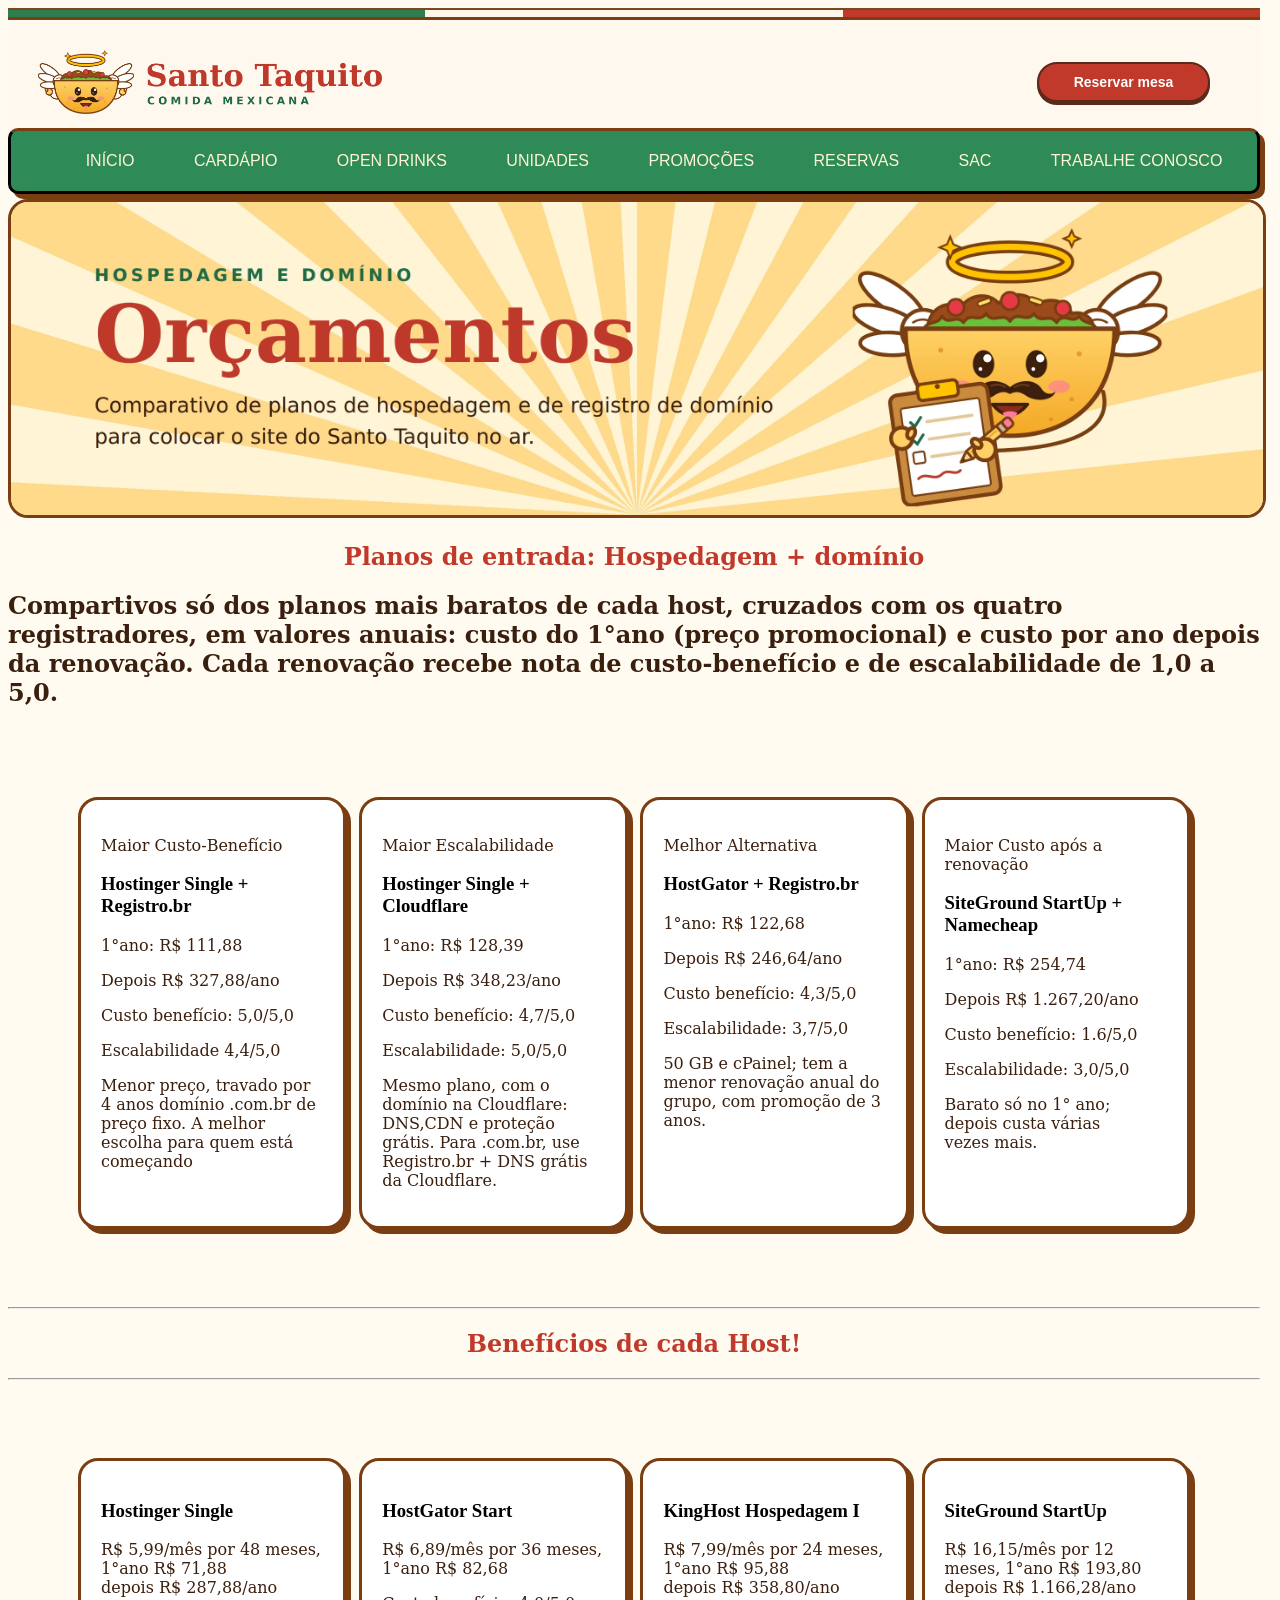
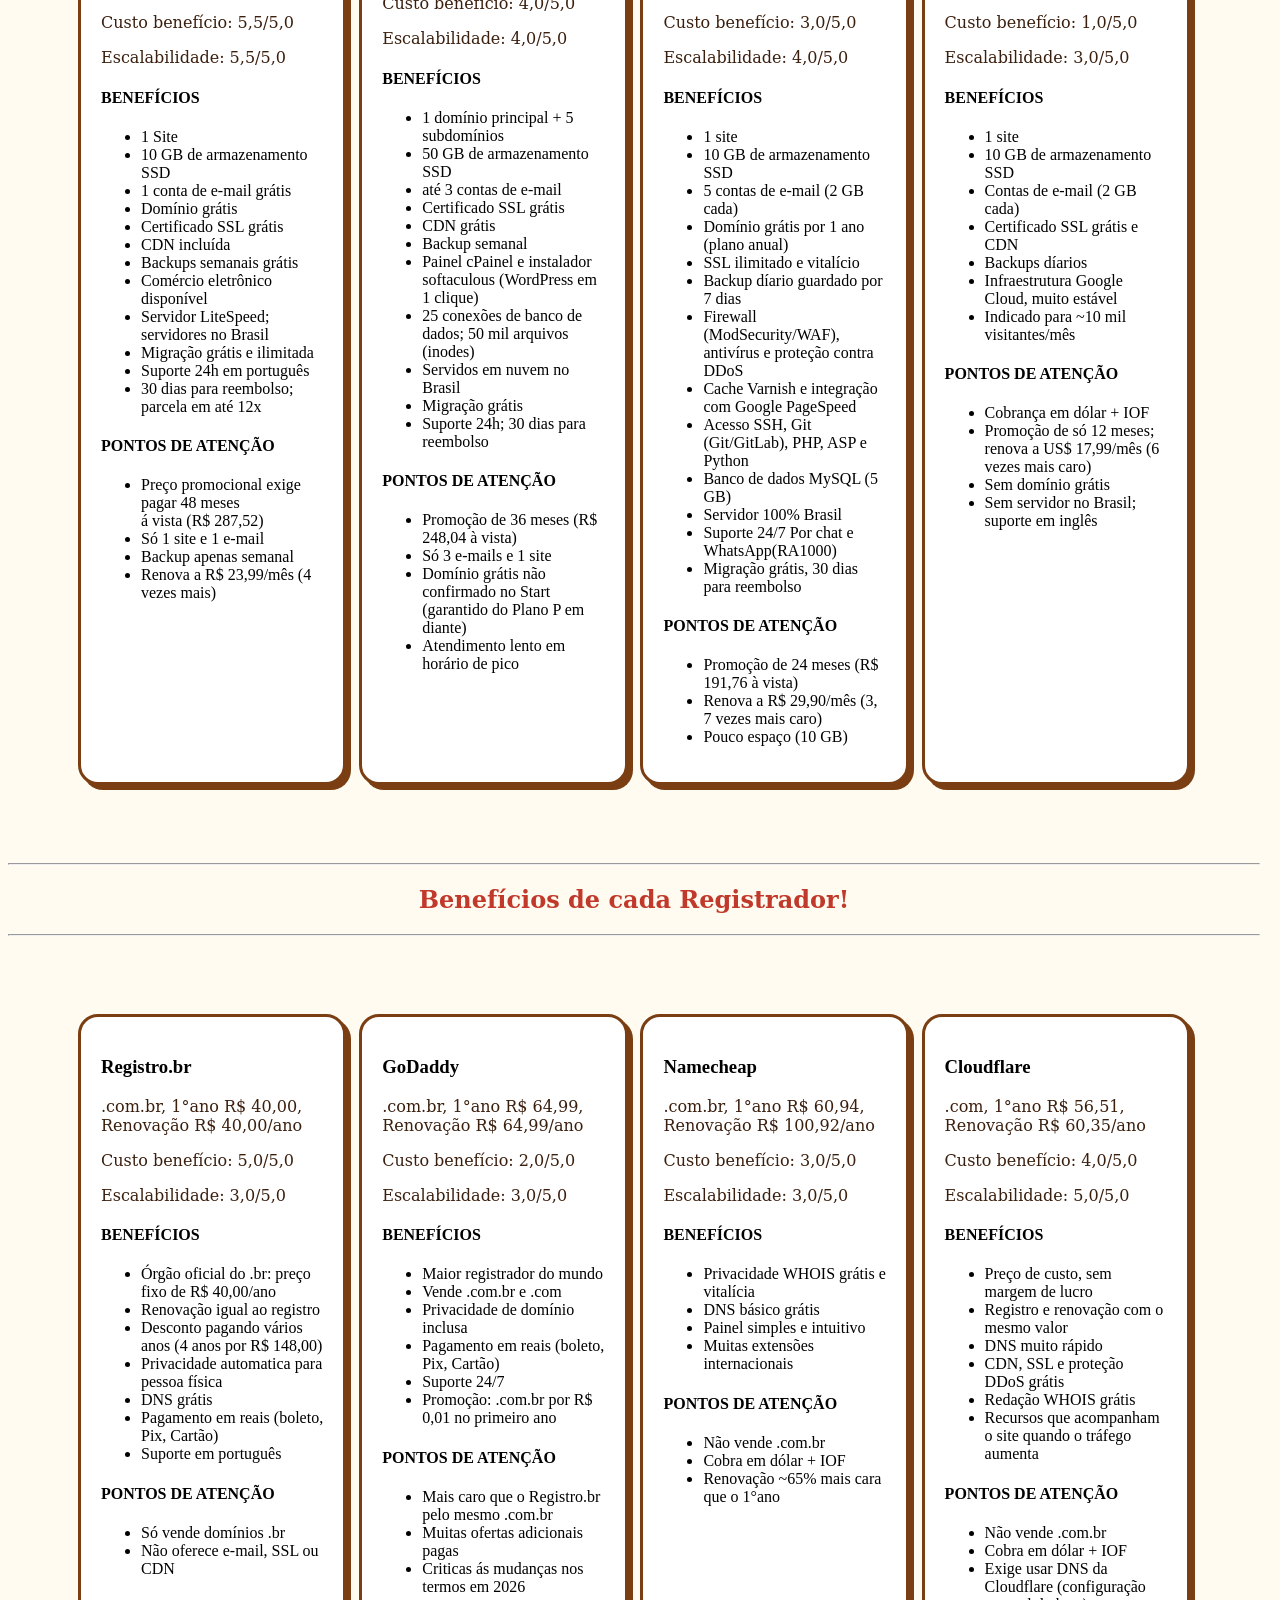
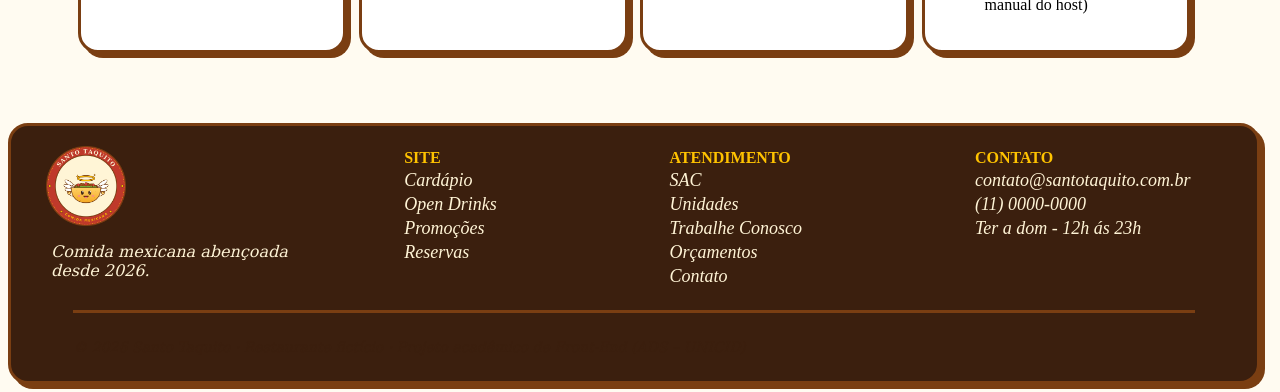
<file: html/orcamento.html>
<!DOCTYPE html>
<html lang="pt-BR">
<head>
    <meta charset="UTF-8">
    <meta name="viewport" content="width=device-width, initial-scale=1.0">
    <title>Santo Taquito - Orçamentos</title>
    <!-- Link que carrega o CSS  -->
    <link rel="stylesheet" href="../css/style.css">
</head>
<body>

    <!-- Cabeçalho -->
    <header>
        <div class="content-group">
            <img id="imagem-banner" src="../img/logo-cabecalho.webp" alt="Logo do Santo Taquito" onclick="window.location.assign('../index.html')">
            <a href="reservas.html" class="btn btn-principal titulos">Reservar mesa</a>   
        </div>
    </header>


    <!-- Menu  -->
    <div class="menu">
        <nav>
            <ul class="item-menu titulos">
                <li><a class="menu-link" href="../index.html" >INÍCIO</a></li>
                <li><a class="menu-link" href="cardapio.html" >CARDÁPIO</a></li>
                <li><a class="menu-link" href="open-drinks.html">OPEN DRINKS</a></li>
                <li><a class="menu-link" href="unidades.html">UNIDADES</a></li>
                <li><a class="menu-link" href="promocoes.html">PROMOÇÕES</a></li>
                <li><a class="menu-link" href="reservas.html">RESERVAS</a></li>
                <li><a class="menu-link" href="sac.html">SAC</a></li>
                <li><a class="menu-link" href="trabalhe-conosco.html">TRABALHE CONOSCO</a></li>
            </ul>
        </nav>
    </div>
    <div>
        <img id="banner-orcamento" src="../img/banner-orcamentos-com-texto.webp" alt="Banner com fundo de raios de sol. Apresenta o título 'Orçamentos' para 'HOSPEDAGEM E DOMÍNIO', e uma descrição sobre comparativo de planos para o site do Santo Taquito. Uma ilustração de um taco animado com asas e auréola segura uma prancheta.">
    </div>
    <main>
        <section>
            <h1 class="centralizacao">Planos de entrada: Hospedagem + domínio</h1>
            <h2 class="cor-h2-orcamento">Compartivos só dos planos mais baratos de cada host, cruzados com os quatro registradores, em valores anuais: custo do 1°ano (preço promocional) e custo por ano depois da renovação. Cada renovação recebe nota de custo-benefício e de escalabilidade de 1,0 a 5,0.</h2>
            <div class="content-orcamento ">
                <div class="card-orcamento">
                    <p>Maior Custo-Benefício</p>
                    <h3>Hostinger Single + Registro.br</h3>
                    <p>1°ano: R$ 111,88</p>
                    <p>Depois R$ 327,88/ano</p>
                    <p>Custo benefício: 5,0/5,0</p>
                    <p>Escalabilidade 4,4/5,0</p>
                    <p>Menor preço, travado por 4 anos domínio .com.br de preço fixo. A melhor escolha para quem está começando</p>
                </div>
                <div class="card-orcamento ">
                    <p>Maior Escalabilidade</p>
                    <h3>Hostinger Single + Cloudflare</h3>
                    <p>1°ano: R$ 128,39</p>
                    <p>Depois R$ 348,23/ano</p>
                    <p>Custo benefício: 4,7/5,0</p>
                    <p>Escalabilidade: 5,0/5,0</p>
                    <p>Mesmo plano, com o domínio na Cloudflare: DNS,CDN e proteção grátis. Para .com.br, use Registro.br + DNS grátis da Cloudflare.</p>
                </div>
                <div class="card-orcamento">
                    <p>Melhor Alternativa</p>
                    <h3>HostGator + Registro.br</h3>
                    <p>1°ano: R$ 122,68</p>
                    <p>Depois R$ 246,64/ano</p>
                    <p>Custo benefício: 4,3/5,0</p>
                    <p>Escalabilidade: 3,7/5,0</p>
                    <p>50 GB e cPainel; tem a menor renovação anual do grupo, com promoção de 3 anos.</p>
                </div>
                <div class="card-orcamento" >
                    <p>Maior Custo após a renovação</p>
                    <h3>SiteGround StartUp + Namecheap</h3>
                    <p>1°ano: R$ 254,74</p>
                    <p>Depois R$ 1.267,20/ano</p>
                    <p>Custo benefício: 1.6/5,0</p>
                    <p>Escalabilidade: 3,0/5,0</p>
                    <p>Barato só no 1° ano; depois custa várias<br>
                    vezes mais.</P>
                </div>
            </div>
        </section>
        <section>
            <hr>
            <h2 class="centralizacao">Benefícios de cada Host!</h2>
            <hr>
            <div class="content-orcamento">
                <div class="card-orcamento">
                    <h3>Hostinger Single</h3>
                    <p>R$ 5,99/mês por 48 meses, 1°ano R$ 71,88<br>
                    depois R$ 287,88/ano</p>
                    <p>Custo benefício: 5,5/5,0</p>
                    <p>Escalabilidade: 5,5/5,0</p>
                    <h4>BENEFÍCIOS</h4>
                    <ul>
                        <li>1 Site</li>
                        <li>10 GB de armazenamento SSD</li>
                        <li>1 conta de e-mail grátis</li>
                        <li>Domínio grátis</li>
                        <li>Certificado SSL grátis</li>
                        <li>CDN incluída</li>
                        <li>Backups semanais grátis</li>
                        <li>Comércio eletrônico disponível</li>
                        <li>Servidor LiteSpeed; servidores no Brasil</li>
                        <li>Migração grátis e ilimitada</li>
                        <li>Suporte 24h em português</li>
                        <li>30 dias para reembolso; parcela em até 12x</li>
                    </ul>
                    <h4>PONTOS DE ATENÇÃO</h4>
                    <ul>
                        <li>Preço promocional exige pagar 48 meses<br> á vista (R$ 287,52)</li>
                        <li>Só 1 site e 1 e-mail</li>
                        <li>Backup apenas semanal</li>
                        <li>Renova a R$ 23,99/mês (4 vezes mais)</li>
                    </ul>
                </div>
                <div class="card-orcamento ">
                    <h3>HostGator Start</h3>
                    <p>R$ 6,89/mês por 36 meses, 1°ano R$ 82,68</p>
                    <p>Custo benefício: 4,0/5,0</p>
                    <p>Escalabilidade: 4,0/5,0</p>
                    <h4>BENEFÍCIOS</h4>
                        <ul>
                            <li>1 domínio principal + 5 subdomínios</li>
                            <li>50 GB de armazenamento SSD</li>
                            <li>até 3 contas de e-mail</li>
                            <li>Certificado SSL grátis</li>
                            <li>CDN grátis</li>
                            <li>Backup semanal</li>
                            <li>Painel cPainel e instalador softaculous (WordPress em 1 clique)</li>
                            <li>25 conexões de banco de dados; 50 mil arquivos (inodes)</li>
                            <li>Servidos em nuvem no Brasil</li>
                            <li>Migração grátis</li>
                            <li>Suporte 24h; 30 dias para reembolso</li>
                        </ul>
                        <h4>PONTOS DE ATENÇÃO</h4>
                        <ul>
                            <li>Promoção de 36 meses (R$ 248,04 à vista)</li>
                            <li>Só 3 e-mails e 1 site</li>
                            <li>Domínio grátis não confirmado no Start (garantido do Plano P em diante)</li>
                            <li>Atendimento lento em horário de pico</li>
                        </ul>
                </div>
                <div class="card-orcamento">
                    <h3>KingHost Hospedagem I</h3>
                    <p>R$ 7,99/mês por 24 meses, 1°ano R$ 95,88<br>
                    depois R$ 358,80/ano</p>
                    <p>Custo benefício: 3,0/5,0</p>
                    <p>Escalabilidade: 4,0/5,0</p>
                    <h4>BENEFÍCIOS</h4>
                    <ul>
                        <li>1 site</li>
                        <li>10 GB de armazenamento SSD</li>
                        <li>5 contas de e-mail (2 GB cada)</li>
                        <li>Domínio grátis por 1 ano (plano anual)</li>
                        <li>SSL ilimitado e vitalício</li>
                        <li>Backup díario guardado por 7 dias</li>
                        <li>Firewall (ModSecurity/WAF), antivírus e proteção contra DDoS</li>
                        <li>Cache Varnish e integração com Google PageSpeed</li>
                        <li>Acesso SSH, Git (Git/GitLab), PHP, ASP e Python</li>
                        <li>Banco de dados MySQL (5 GB)</li>
                        <li>Servidor 100% Brasil</li>
                        <li>Suporte 24/7 Por chat e WhatsApp(RA1000)</li>
                        <li>Migração grátis, 30 dias para reembolso</li>
                    </ul>
                    <h4>PONTOS DE ATENÇÃO</h4>
                    <ul>
                        <li>Promoção de 24 meses (R$ 191,76 à vista)</li>
                        <li>Renova a R$ 29,90/mês (3, 7 vezes mais caro)</li>
                        <li>Pouco espaço (10 GB)</li>
                    </ul>
                </div>
                <div class="card-orcamento" >
                    <h3>SiteGround StartUp</h3>
                    <p>R$ 16,15/mês por 12 meses, 1°ano R$ 193,80<br>
                    depois R$ 1.166,28/ano</p>
                    <p>Custo benefício: 1,0/5,0</p>
                    <p>Escalabilidade: 3,0/5,0</p>
                    <h4>BENEFÍCIOS</h4>
                    <ul>
                        <li>1 site</li>
                        <li>10 GB de armazenamento SSD</li>
                        <li>Contas de e-mail (2 GB cada)</li>
                        <li>Certificado SSL grátis e CDN</li>
                        <li>Backups díarios</li>
                        <li>Infraestrutura Google Cloud, muito estável</li>
                        <li>Indicado para ~10 mil visitantes/mês</li>
                    </ul>
                    <h4>PONTOS DE ATENÇÃO</h4>
                    <ul>
                        <li>Cobrança em dólar + IOF</li>
                        <li>Promoção de só 12 meses; renova a US$ 17,99/mês (6 vezes mais caro)</li>
                        <li>Sem domínio grátis</li>
                        <li>Sem servidor no Brasil; suporte em inglês</li>
                    </ul>
                </div>
            </div>
            <hr>
            <h2 class="centralizacao">Benefícios de cada Registrador!</h2>
            <hr>
            <div class="content-orcamento">
                <div class="card-orcamento">
                    <h3>Registro.br</h3>
                    <p>.com.br, 1°ano R$ 40,00, Renovação R$ 40,00/ano</p>
                    <p>Custo benefício: 5,0/5,0</p>
                    <p>Escalabilidade: 3,0/5,0</p>
                    <h4>BENEFÍCIOS</h4>
                    <ul>
                        <li>Órgão oficial do .br: preço fixo de R$ 40,00/ano</li>
                        <li>Renovação igual ao registro</li>
                        <li>Desconto pagando vários anos (4 anos por R$ 148,00)</li>
                        <li>Privacidade automatica para pessoa física</li>
                        <li>DNS grátis</li>
                        <li>Pagamento em reais (boleto, Pix, Cartão)</li>
                        <li>Suporte em português</li>
                    </ul>
                    <h4>PONTOS DE ATENÇÃO</h4>
                    <ul>
                        <li>Só vende domínios .br</li>
                        <li>Não oferece e-mail, SSL ou CDN</li>
                    </ul>
                </div>
                <div class="card-orcamento">
                    <h3>GoDaddy</h3>
                    <p>.com.br, 1°ano R$ 64,99, Renovação R$ 64,99/ano</p>
                    <p>Custo benefício: 2,0/5,0</p>
                    <p>Escalabilidade: 3,0/5,0</p>
                    <h4>BENEFÍCIOS</h4>
                    <ul>
                        <li>Maior registrador do mundo</li>
                        <li>Vende .com.br e .com</li>
                        <li>Privacidade de domínio inclusa</li>
                        <li>Pagamento em reais (boleto, Pix, Cartão)</li>
                        <li>Suporte 24/7</li>
                        <li>Promoção: .com.br por R$ 0,01 no primeiro ano</li>
                    </ul>
                    <h4>PONTOS DE ATENÇÃO</h4>
                    <ul>
                        <li>Mais caro que o Registro.br pelo mesmo .com.br</li>
                        <li>Muitas ofertas adicionais pagas</li>
                        <li>Criticas ás mudanças nos termos em 2026</li>
                    </ul>
                </div>
                <div class="card-orcamento">
                    <h3>Namecheap</h3>
                    <p>.com.br, 1°ano R$ 60,94, Renovação R$ 100,92/ano</p>
                    <p>Custo benefício: 3,0/5,0</p>
                    <p>Escalabilidade: 3,0/5,0</p>
                    <h4>BENEFÍCIOS</h4>
                    <ul>
                        <li>Privacidade WHOIS grátis e vitalícia</li>
                        <li>DNS básico grátis</li>
                        <li>Painel simples e intuitivo</li>
                        <li>Muitas extensões internacionais</li>
                    </ul>
                    <h4>PONTOS DE ATENÇÃO</h4>
                    <ul>
                        <li>Não vende .com.br</li>
                        <li>Cobra em dólar + IOF</li>
                        <li>Renovação ~65% mais cara que o 1°ano</li>
                    </ul>
                </div>
                <div class="card-orcamento">
                    <h3>Cloudflare</h3>
                    <p>.com, 1°ano R$ 56,51, Renovação R$ 60,35/ano</p>
                    <p>Custo benefício: 4,0/5,0</p>
                    <p>Escalabilidade: 5,0/5,0</p>
                    <h4>BENEFÍCIOS</h4>
                    <ul>
                        <li>Preço de custo, sem margem de lucro</li>
                        <li>Registro e renovação com o mesmo valor</li>
                        <li>DNS muito rápido</li>
                        <li>CDN, SSL e proteção DDoS grátis</li>
                        <li>Redação WHOIS grátis</li>
                        <li>Recursos que acompanham o site quando o tráfego aumenta</li>
                    </ul>
                    <h4>PONTOS DE ATENÇÃO</h4>
                    <ul>
                        <li>Não vende .com.br</li>
                        <li>Cobra em dólar + IOF</li>
                        <li>Exige usar DNS da Cloudflare (configuração manual do host)</li>
                    </ul>
                </div>
            </div>
        </section>
    </main>
    

    <!-- Rodapé  -->
    <footer>
        <div class="content-rodape">
            <div id="selo-rodape">
                <img src="../img/logo-emblema.webp" alt="logo-rodape">
                <p><i>Comida mexicana abençoada<br>desde 2026.</i></p>
                
            </div>
       
            <ul class="rodape-site">
                <li><strong>SITE</strong></li>
                <li><a href="cardapio.html"><i>Cardápio</i></a></li>
                <li><a href="open-drinks.html"><i>Open Drinks</i></a></li>
                <li><a href="promocoes.html"><i>Promoções</i></a></li>
                <li><a href="reservas.html"><i>Reservas</i></a></li>
            </ul>
            <ul class="rodape-atendimento">
                <li><strong>ATENDIMENTO</strong></li>
                <li><a href="sac.html"><i>SAC</i></a></li>
                <li><a href="unidades.html"><i>Unidades</i></a></li>
                <li><a href="trabalhe-conosco.html"><i>Trabalhe Conosco</i></a></li>
                <li><a href="orcamento.html"><i>Orçamentos</i></a></li>
                <li><a href="contato.html"><i>Contato</i></a></li>
            </ul>
            <ul class="rodape-contato">
                <li><strong>CONTATO</strong></li>
                <li><i>contato@santotaquito.com.br</i></li>
                <li><i>(11) 0000-0000</i></li>
                <li><i>Ter a dom - 12h ás 23h</i></li>
            </ul>
        </div>
        <div class="copy-rodape">
           <p>
                <i>&copy; 2026 Santo Taquito · Restaurante fictício · Projeto acadêmico de Front-End (ADS – UNICID)</i> 
           </p>
        </div>
    </footer>

</body>
</html>
</file>
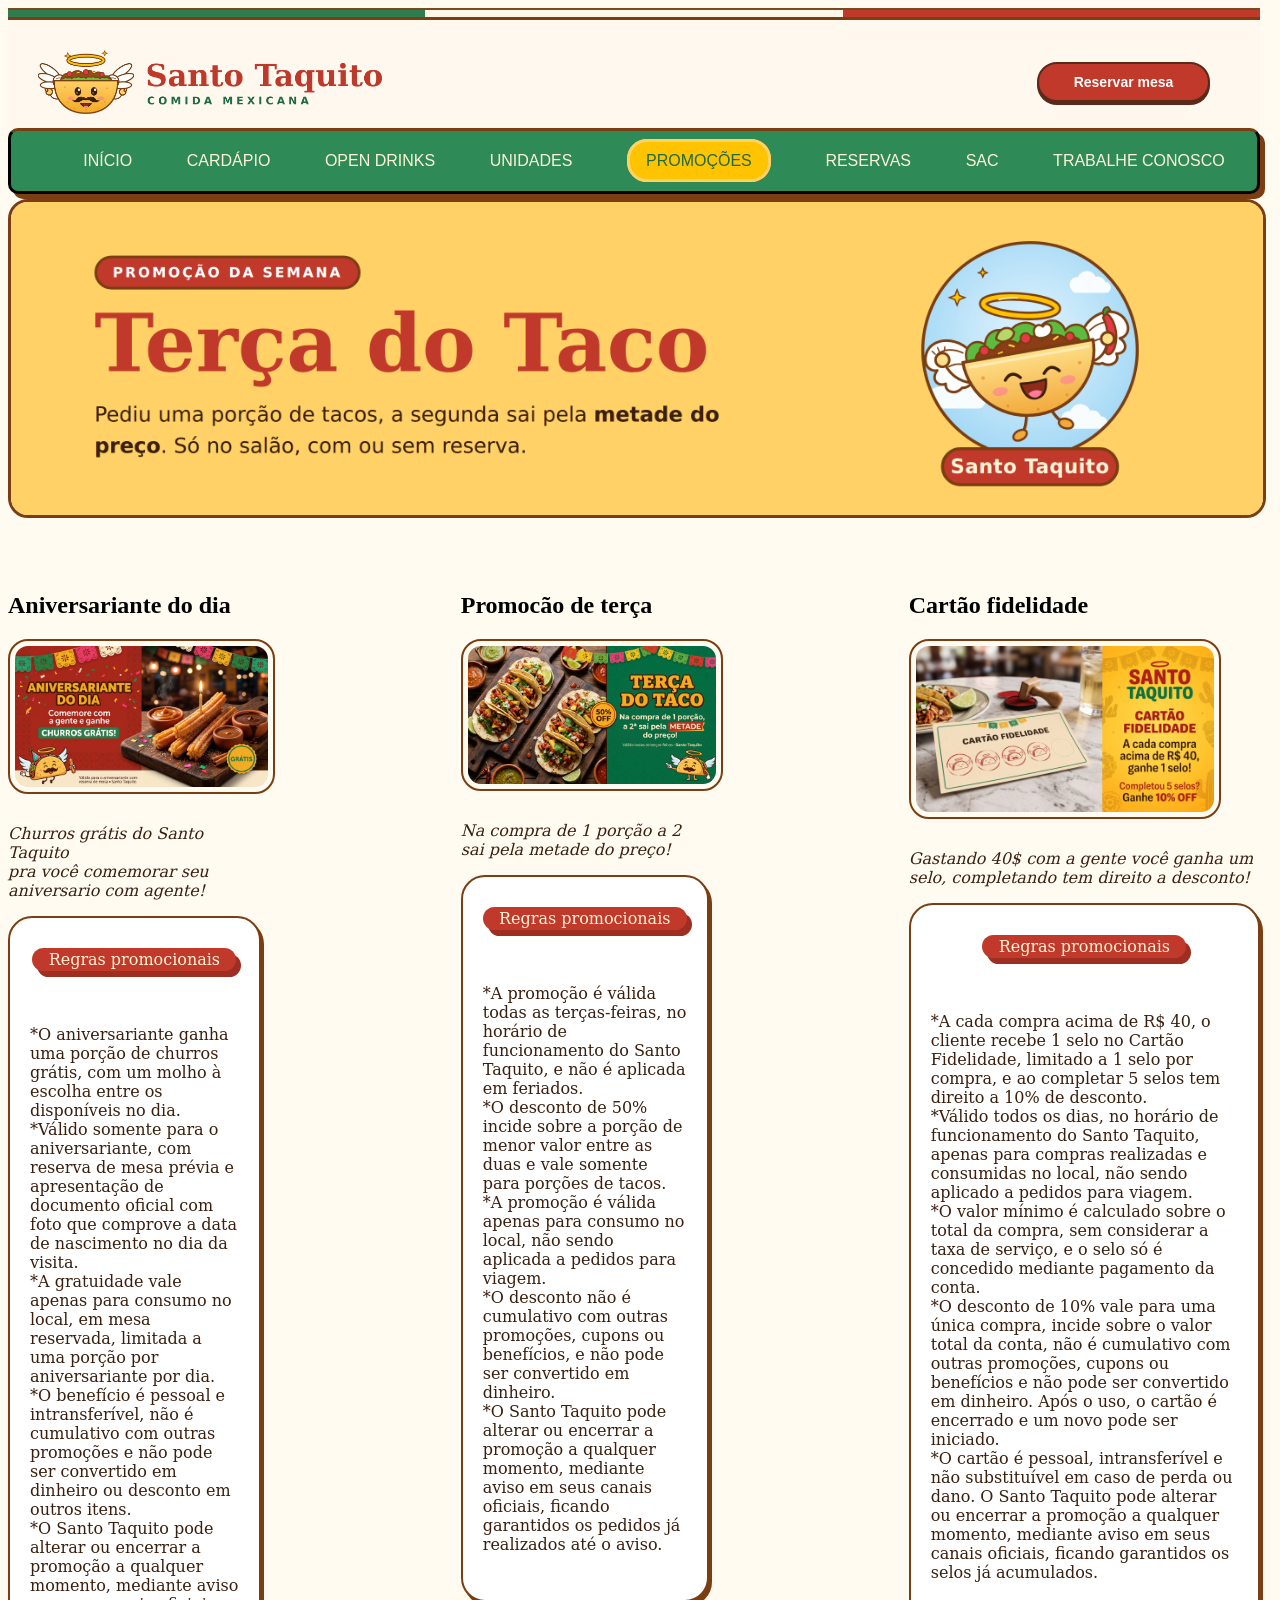
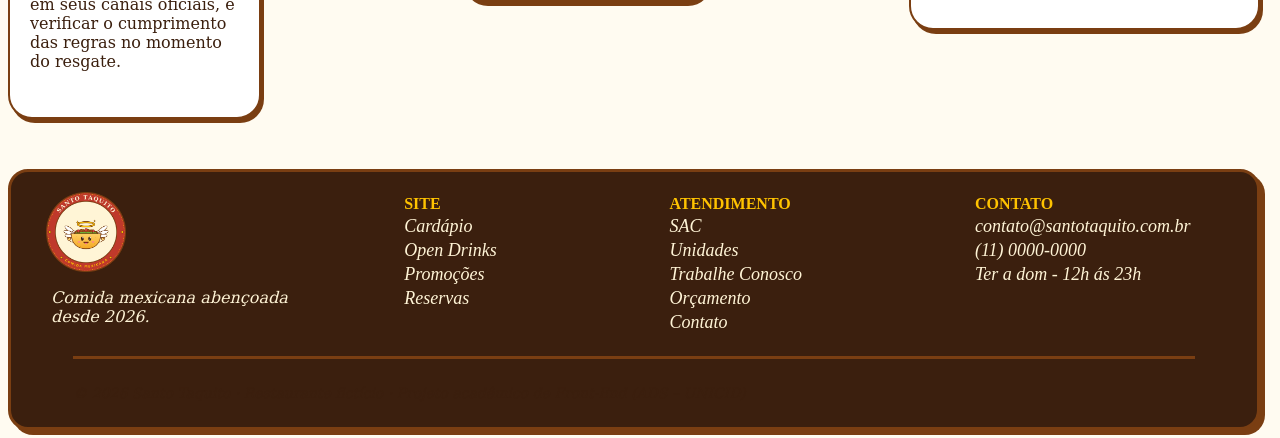
<file: html/promocoes.html>
<!DOCTYPE html>
<html lang="pt-BR">
<head>
    <meta charset="UTF-8">
    <meta name="viewport" content="width=device-width, initial-scale=1.0">
    <title>Santo Taquito - Restaurante</title>
    <!-- Link que carrega o CSS  -->
    <link rel="stylesheet" href="../css/style.css">
</head>
<body>

    <!-- Cabeçalho -->
    <header>
        <div class="content-group">
            <img id="imagem-banner" src="../img/logo-cabecalho.webp" alt="Logo Santo Taquito" onclick="window.location.assign('../index.html')">
            <a href="reservas.html" class="btn btn-principal titulos">Reservar mesa</a>   
        </div>
    </header>


    <!-- Menu  -->
    <div class="menu">
        <nav>
            <ul class="item-menu titulos">
                <li><a class="menu-link" href="../index.html">INÍCIO</a></li>
                <li><a class="menu-link" href="cardapio.html">CARDÁPIO</a></li>
                <li><a class="menu-link" href="open-drinks.html">OPEN DRINKS</a></li>
                <li><a class="menu-link" href="unidades.html">UNIDADES</a></li>
                <li><a class="menu-link" href="promocoes.html" aria-current="page">PROMOÇÕES</a></li>
                <li><a class="menu-link" href="reservas.html">RESERVAS</a></li>
                <li><a class="menu-link" href="sac.html">SAC</a></li>
                <li><a class="menu-link" href="trabalhe-conosco.html">TRABALHE CONOSCO</a></li>
            </ul>
        </nav>
    </div>

    <main>
        <section>
            <div>   
                <img class="banner-promocoes" src="../img/banner-promocoes-com-texto.png" 
                style="width: 100%;" alt="Banner do Santo Taquito: Promoção da semana, Terça do Taco. Pediu uma porção de tacos, a segunda sai pela metade do preço. Só no salão, com ou sem reserva. Ao lado, o mascote do restaurante: um taco sorridente com asinhas e auréola, voando em um céu azul com nuvens." >
            </div>

            <div class="margemc margemb img">
                <div>
                    <h1>Aniversariante do dia</h1>
                    <img src="../img/aniversariante-churros-gratis.jpg" style="width:100%" alt="Aniversariante ganha churros grátis no Santo Taquito" class="borda-promocao">
                        <p>
                            <i>Churros grátis do Santo Taquito</i>
                            <br>
                            <i>pra você comemorar seu aniversario com agente!</i>
                        </p>
                    <div class="card1">
                        <p class="card2">
                            Regras promocionais
                        </p> 
                            <br>
                        <p>
                            *O aniversariante ganha uma porção de churros grátis, com um molho à escolha entre os disponíveis no dia.   
                            <br>
                            *Válido somente para o aniversariante, com reserva de mesa prévia e apresentação de documento oficial com foto que comprove a data de nascimento no dia da visita. 
                            <br>
                            *A gratuidade vale apenas para consumo no local, em mesa reservada, limitada a uma porção por aniversariante por dia. 
                            <br>
                            *O benefício é pessoal e intransferível, não é cumulativo com outras promoções e não pode ser convertido em dinheiro ou desconto em outros itens. 
                            <br>
                            *O Santo Taquito pode alterar ou encerrar a promoção a qualquer momento, mediante aviso em seus canais oficiais, e verificar o cumprimento das regras no momento do resgate.
                        </p>
                    </div>    
                </div>

                <div>  
                    <h1>Promocão de terça</h1>  
                        <img src="../img/terca-do-taco-promocoes.jpg" style="width:100%" alt="Na compra de uma porção, a segunda sai pela metade do preço" class="borda-promocao">
                        <p>
                            <i>Na compra de 1 porção a 2 sai pela metade do preço!</i>
                        </p>
                    <div class="card1">
                        <p class="card2">Regras promocionais</p>
                            <br>
                        <p>
                            *A promoção é válida todas as terças-feiras, no horário de funcionamento do Santo Taquito, e não é aplicada em feriados. 
                            <br>
                            *O desconto de 50% incide sobre a porção de menor valor entre as duas e vale somente para porções de tacos.
                            <br>
                            *A promoção é válida apenas para consumo no local, não sendo aplicada a pedidos para viagem. 
                            <br>
                            *O desconto não é cumulativo com outras promoções, cupons ou benefícios, e não pode ser convertido em dinheiro. 
                            <br>
                            *O Santo Taquito pode alterar ou encerrar a promoção a qualquer momento, mediante aviso em seus canais oficiais, ficando garantidos os pedidos já realizados até o aviso.
                        </p>  
                    </div> 
                </div>

                <div>  
                        <h1>Cartão fidelidade</h1>      
                        <img src="../img/promoção_fidelidade.jpg.jpeg" style="width:85%" alt="Na compra de uma porção, a segunda sai pela metade do preço" class="borda-promocao">
                        <p>
                            <i>Gastando 40$ com a gente você ganha um selo, completando tem direito a desconto!</i>
                        </p>
                    <div class="card1">
                        <p class="card2">Regras promocionais</p> 
                            <br>
                        <p>
                            *A cada compra acima de R$ 40, o cliente recebe 1 selo no Cartão Fidelidade, limitado a 1 selo por compra, e ao completar  5 selos tem direito a 10% de desconto. 
                            <br>
                            *Válido todos os dias, no horário de funcionamento do Santo Taquito, apenas para compras realizadas e consumidas no local, não sendo aplicado a pedidos para viagem. 
                            <br>
                            *O valor mínimo é calculado sobre o total da compra, sem considerar a taxa de serviço, e o selo só é     concedido mediante pagamento da conta. 
                            <br>
                            *O desconto de 10% vale para uma única compra, incide sobre o valor total da conta, não é cumulativo com outras promoções, cupons ou benefícios e não pode ser convertido em dinheiro. Após o uso, o cartão é encerrado e um novo pode ser iniciado. 
                            <br>
                            *O cartão é pessoal, intransferível e não substituível em caso de perda ou dano. O Santo Taquito pode alterar ou encerrar a promoção a qualquer momento, mediante aviso em seus canais oficiais, ficando garantidos os selos já acumulados.
                        </p>
                    </div>      
                </div>
            </div>
        </section>
    </main>              
    <!-- Rodapé  -->
    <footer>
        <div class="content-rodape">
            <div id="selo-rodape">
                <img src="../img/logo-emblema.webp" alt=" logo santo taquito">
                <p><i>Comida mexicana abençoada<br>desde 2026.</i></p>
            </div>
       
            <ul class="rodape-site">
                <li><strong>SITE</strong></li>
                <li><a href="cardapio.html"><i>Cardápio</i></a></li>
                <li><a href="open-drinks.html"><i>Open Drinks</i></a></li>
                <li><a href="promocoes.html"><i>Promoções</i></a></li>
                <li><a href="reservas.html"><i>Reservas</i></a></li>
            </ul>
            <ul class="rodape-atendimento">
                <li><strong>ATENDIMENTO</strong></li>
                <li><a href="sac.html"><i>SAC</i></a></li>
                <li><a href="unidades.html"><i>Unidades</i></a></li>
                <li><a href="trabalhe-conosco.html"><i>Trabalhe Conosco</i></a></li>
                <li><a href="orcamento.html"><i>Orçamento</i></a></li>
                <li><a href="contato.html"><i>Contato</i></a></li>
            </ul>
            <ul class="rodape-contato">
                <li><strong>CONTATO</strong></li>
                <li><i>contato@santotaquito.com.br</i></li>
                <li><i>(11) 0000-0000</i></li>
                <li><i>Ter a dom - 12h ás 23h</i></li>
            </ul>
        </div>
        <div class="copy-rodape">
           <p>
                <i>&copy; 2026 Santo Taquito · Restaurante fictício · Projeto acadêmico de Front-End (ADS – UNICID)</i> 
           </p>
        </div>
    </footer>

    

</body>
</html>
</file>
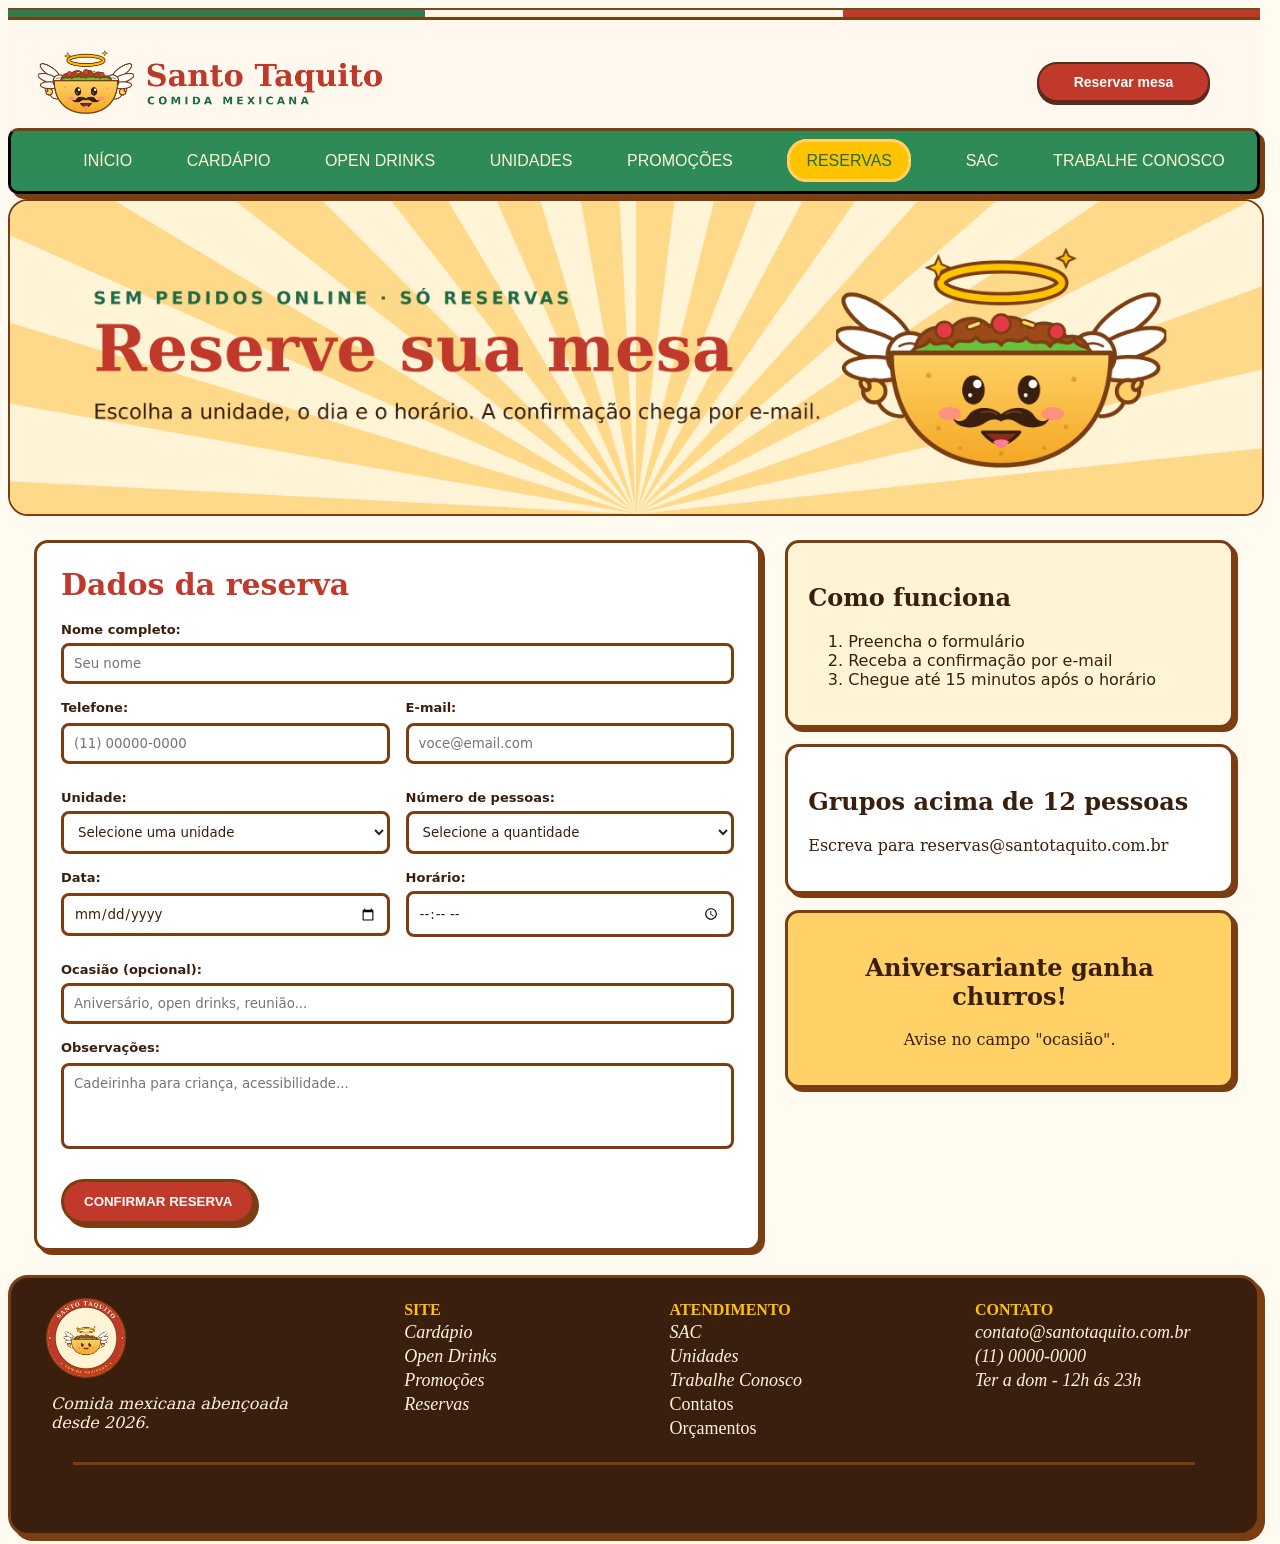
<file: html/reservas.html>
<!DOCTYPE html>
<html lang="pt-BR">
<head>
    <meta charset="UTF-8">
    <meta name="viewport" content="width=device-width, initial-scale=1.0">
    <title>Santo Taquito - Reservas</title>
    <!-- Link que carrega o CSS  -->
    <link rel="stylesheet" href="../css/style.css">
</head>
<body>

    <!-- Cabeçalho -->
    <header>
        <div class="content-group">
            <img id="imagem-banner" src="../img/logo-cabecalho.webp" alt="Pagina inicial" onclick="window.location.assign('../index.html')">
            <a href="#formulario-reserva" class="btn btn-principal titulos">Reservar mesa</a>   
        </div>
    </header>

    <!-- Menu  -->
    <div class="menu">
        <nav>
            <ul class="item-menu titulos">
                <li><a class="menu-link" href="../index.html" >INÍCIO</a></li>
                <li><a class="menu-link" href="cardapio.html" >CARDÁPIO</a></li>
                <li><a class="menu-link" href="open-drinks.html">OPEN DRINKS</a></li>
                <li><a class="menu-link" href="unidades.html">UNIDADES</a></li>
                <li><a class="menu-link" href="promocoes.html">PROMOÇÕES</a></li>
                <li><a class="menu-link" href="reservas.html" aria-current="page">RESERVAS</a></li>
                <li><a class="menu-link" href="sac.html">SAC</a></li>
                <li><a class="menu-link" href="trabalhe-conosco.html">TRABALHE CONOSCO</a></li>
            
            </ul> 
        </nav>
    </div>

    <!-- Banner -->
    <div> 
            <img class="reservas-banner" src="../img/banner-reservas-com-texto.png" alt="Reserve sua mesa. Escolha a unidade, o dia e o horário. A confirmação chega por e-mail.">
    </div>
    
    <main class="reservas-pagina">

<div class="reservas-layout">
   <section class="reservas-formulario" id="formulario-reserva">

        <h2> Dados da reserva </h2>
        
        <form id="reservas-form">
    
            <div class="reservas-campo">
                <label for="nome">Nome completo:</label>
                <input type="text" id="nome" name="nome" placeholder="Seu nome" required>
            </div>


            <div class="reservas-linha-campos">
                <div class="reservas-campo">
                <label for="telefone">Telefone:</label>
                <input type="tel" id="telefone" name="telefone" placeholder="(11) 00000-0000" required>
        </div>


        <div class="reservas-campo">
            <label for="email">E-mail:</label>
            <input type="email" id="email" name="email" placeholder="voce@email.com" required>
        </div>
    </div>

            
<div class="reservas-linha-campos">
                <div class="reservas-campo">
                <label for="unidade">Unidade:</label>
    <select id="unidade" name="unidade" required>
        <option value="" disabled selected>Selecione uma unidade</option>
        <option value="tatuape">Tatuapé</option>
        <option value="paulista">Paulista</option>
        <option value="pinheiros">Pinheiros</option>
    </select>
            </div>

    <div class="reservas-campo">
        <label for="pessoas">Número de pessoas:</label>
            <select id="pessoas" name="pessoas" required>
        <option value="" disabled selected>Selecione a quantidade</option>
        <option value="1">1 pessoa</option>
        <option value="2">2 pessoas</option>
        <option value="3">3 pessoas</option>
        <option value="4">4 pessoas</option>
        <option value="5">5 pessoas</option>
        <option value="6">6 pessoas</option>
        <option value="7">7 pessoas</option>
        <option value="8">8 pessoas</option>
        <option value="9">9 pessoas</option>
        <option value="10">10 pessoas</option>
        <option value="11">11 pessoas</option>
        <option value="12">12 pessoas</option>
            </select>
        </div>
    </div>


    <div class="reservas-linha-campos">
    <div class="reservas-campo">
            <label for="data">Data:</label>
        <input type="date" id="data" name="data" required>
        </div>

        <div class="reservas-campo">
                <label for="horario">Horário:</label>
                <input type="time" id="horario" name="horario" required>
            </div>
        </div>

            
            <div class="reservas-campo">
                <label for="ocasiao">Ocasião (opcional):</label>
                <input type="text" id="ocasiao" name="ocasiao" placeholder="Aniversário, open drinks, reunião...">
           </div>

           <div class="reservas-campo">
                <label for="observacoes">Observações:</label>
                <textarea id="observacoes" name="observacoes" rows="4" placeholder="Cadeirinha para criança, acessibilidade..."></textarea>
           </div>

            <input type="submit" class="reservas-botao" value="CONFIRMAR RESERVA">
        </form>

            <div id="reservas-confirmacao" hidden>
    <h2 tabindex="-1" id="reservas-confirmacao-titulo">
        Reserva confirmada! </h2>
    <p>Obrigado por escolher o Santo Taquito!</p>
            </div>

    </section>


    <aside class="reservas-informacoes">

        <section class="reservas-cartao-como-funciona">
                 <h2>Como funciona</h2>
            <ol>
                <li>Preencha o formulário</li>
                <li>Receba a confirmação por e-mail</li>
                <li>Chegue até 15 minutos após o horário</li>
            </ol>
        </section>

        <section class="reservas-cartao-grupos">
            <h2>Grupos acima de 12 pessoas</h2>
            <p>Escreva para reservas@santotaquito.com.br</p>
        </section>


        <section class="reservas-cartao-aniversariante">
            <h2>Aniversariante ganha churros!</h2>
            <p>Avise no campo "ocasião".</p>
         </section>

    </aside>
   
</div>

     </main>
     
    <!-- Rodapé  -->
    <footer>
        <div class="content-rodape">
            <div id="selo-rodape">
                <img src="../img/logo-emblema.webp" alt=" logo santo taquito">
                <p><i>Comida mexicana abençoada<br>desde 2026.</i></p>
            </div>
       
            <ul class="rodape-site">
                <li><strong>SITE</strong></li>
                <li><a href="cardapio.html"><i>Cardápio</i></a></li>
                <li><a href="open-drinks.html"><i>Open Drinks</i></a></li>
                <li><a href="promocoes.html"><i>Promoções</i></a></li>
                <li><a href="reservas.html"><i>Reservas</i></a></li>
            </ul>
            <ul class="rodape-atendimento">
                <li><strong>ATENDIMENTO</strong></li>
                <li><a href="sac.html"><i>SAC</i></a></li>
                <li><a href="unidades.html"><i>Unidades</i></a></li>
                <li><a href="trabalhe-conosco.html"><i>Trabalhe Conosco</i></a></li>
                <li><a href="contato.html"> Contatos </a></li>
                <li><a href="orcamento.html"> Orçamentos </a></li>
 
            </ul>
            <ul class="rodape-contato">
                <li><strong>CONTATO</strong></li>
                <li><i>contato@santotaquito.com.br</i></li>
                <li><i>(11) 0000-0000</i></li>
                <li><i>Ter a dom - 12h ás 23h</i></li>
            </ul>
        </div>
        <div class="copy-rodape">
           <p>
                <i>&copy; 2026 Santo Taquito · Restaurante fictício · Projeto acadêmico de Front-End (ADS – UNICID)</i> 
           </p>
        </div>
    </footer>

    <script src="../js/reservas.js"></script>

</body>
</html>
</file>
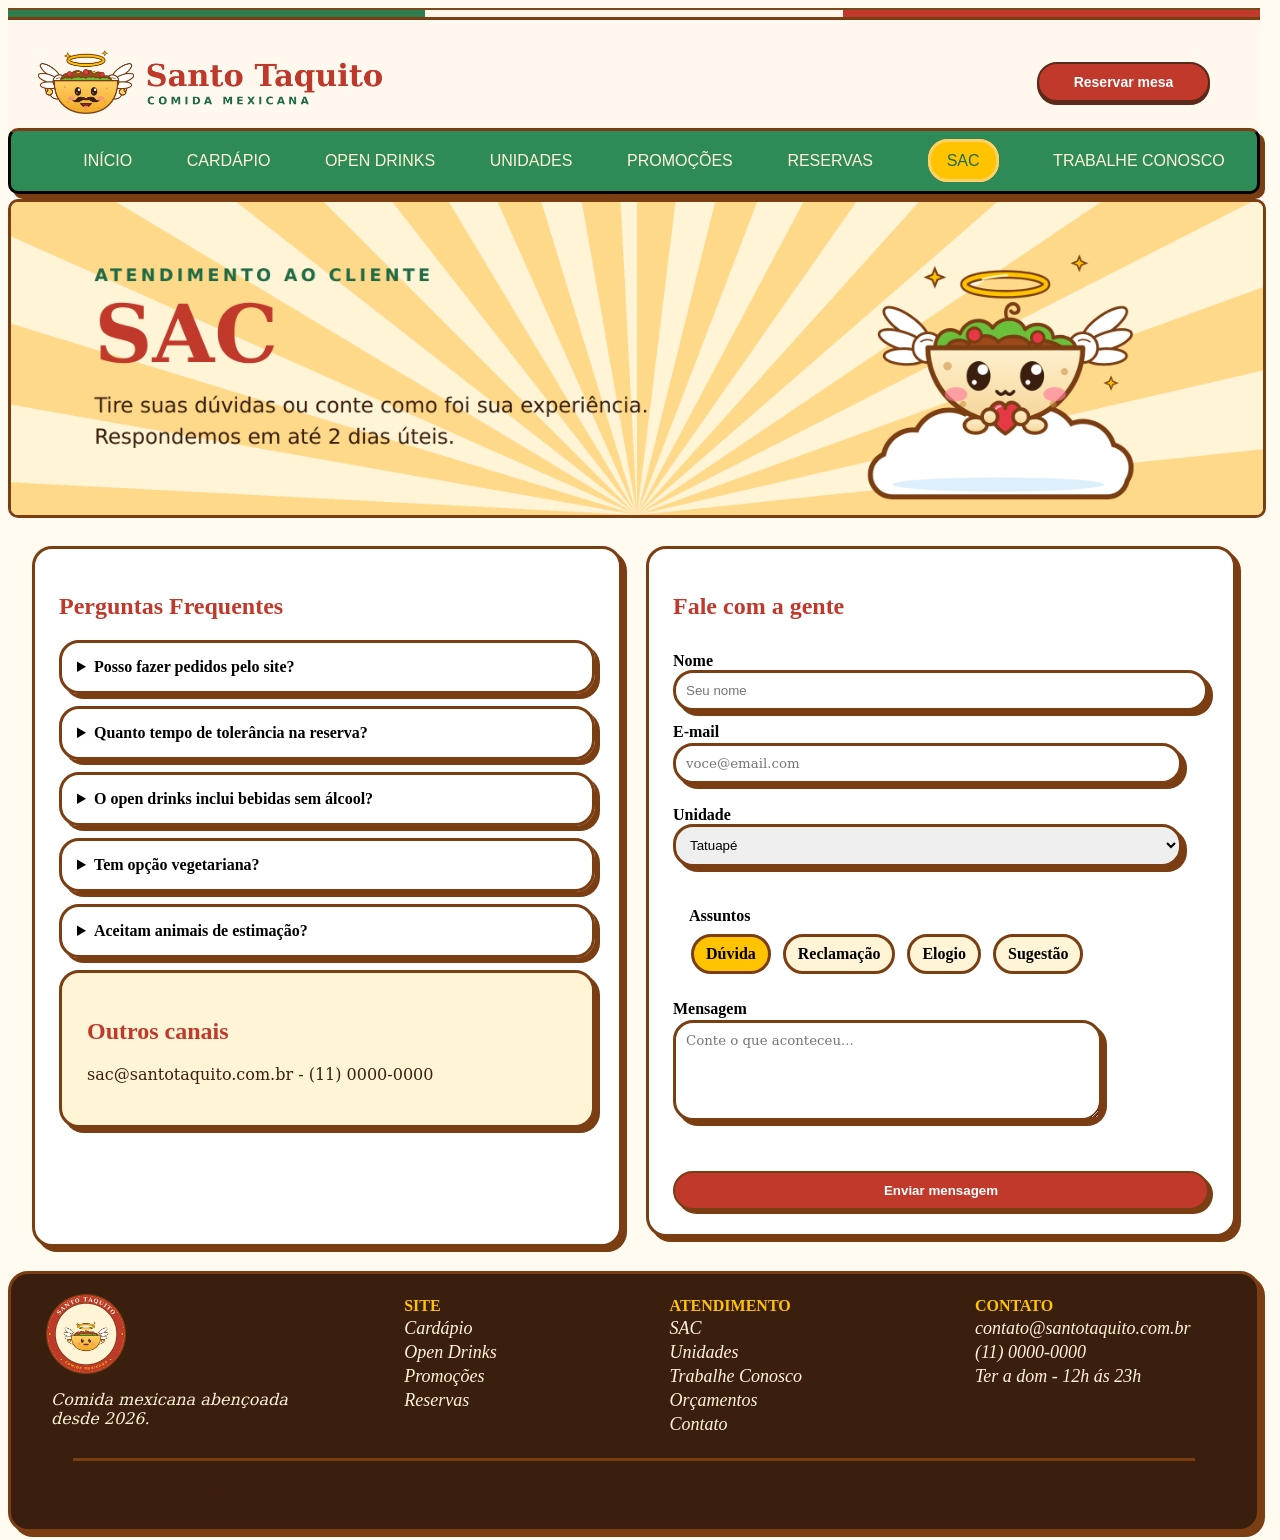
<file: html/Sac.html>
<!DOCTYPE html>
<html lang="pt-BR">
    <head>
        <meta charset="UTF-8">
        <meta name="viewport" content="width=device-width, initial-scale=1.0">
        <title>Santo Taquito - SAC</title>
        <!-- Link que carrega o CSS  -->
        <link rel="stylesheet" href="../css/style.css">
    </head>
    <body>
        <!-- Cabeçalho -->
        <header>
            <div class="content-group">
                <img id="imagem-banner" src="../img/logo-cabecalho.webp" alt="Logotipo da Santo Taquito, comida mexicana, com taco sorridente de bigode, asas e auréola" 
                onclick="window.location.assign('index.html')">
                <a href="reservas.html" class="btn btn-principal titulos">Reservar mesa</a>
            </div>
        </header>


        <!-- Menu  -->
        <div class="menu">
            <nav>
                <ul class="item-menu titulos">
                    <li><a class="menu-link" href="../index.html">INÍCIO</a></li>
                    <li><a class="menu-link" href="cardapio.html">CARDÁPIO</a></li>
                    <li><a class="menu-link" href="open-drinks.html">OPEN DRINKS</a></li>
                    <li><a class="menu-link" href="unidades.html">UNIDADES</a></li>
                    <li><a class="menu-link" href="promocoes.html">PROMOÇÕES</a></li>
                    <li><a class="menu-link" href="reservas.html">RESERVAS</a></li>
                    <li><a class="menu-link" href="sac.html" aria-current="page">SAC</a></li>
                    <li><a class="menu-link" href="trabalhe-conosco.html">TRABALHE CONOSCO</a></li>
                </ul>
            </nav>
        </div>

        <!-- Imagem banner sac -->
        <div>
            <img id="banner-sac" src="../img/banner-sac-com-texto.png" alt="banner do santo taquito SAC" >
        </div>

        <main class="engloba-conteudo">

            <section class="duas_colunas">
                <h1>Perguntas Frequentes</h1>
                <details>
                    <summary>Posso fazer pedidos pelo site?</summary>
                    <p>Não. O site é só para reservas de mesas, os pedidos são feitos pelo salão.</p>
                </details>
                <details>
                    <summary>Quanto tempo de tolerância na reserva?</summary>
                    <p>A reserva é mantida por 15 minutos após o horario marcado</p>
                </details>
                <details>
                    <summary>O open drinks inclui bebidas sem álcool? </summary>
                    <p>Sim, temos opções não alcoólicas inclusas</p>
                </details>
                <details>
                    <summary>Tem opção vegetariana?</summary>
                    <p>Sim, temos pratos vegetarianos no cardápio</p>
                </details>
                <details>
                    <summary>Aceitam animais de estimação?</summary>
                    <p>Sim, somos pet friendly em todas as unidades </p>
                </details>

                <aside class="outros-canais">
                    <h2>Outros canais</h2>
                    <p>sac@santotaquito.com.br - (11) 0000-0000</p>
                </aside>
            </section>



            <section class="content-sac">
                <h2 id="sac-titulo">Fale com a gente</h2>

                <form id="formSac" action="#" method="post" class="form-sac">
                    <label for="nome">Nome</label>
                    <input type="text" id="nome" name="nome"
                     placeholder="Seu nome" required>

                    <label for="email">E-mail</label>
                    <input type="email" id="email" name="email"
                     placeholder="voce@email.com" required>

                    <label for="unidade">Unidade</label>
                    <select id="unidade" name="unidade">
                        <option value="tatuape">Tatuapé</option>
                        <option value="paulista">Paulista</option>
                        <option value="pinheiros">Pinheiros</option>
                    </select>

                    <fieldset class="assuntos">
                        <legend><strong>Assuntos</strong></legend>

                        <input type="radio" id="assunto-duvida" name="assunto" value="duvida" checked>
                        <label for="assunto-duvida">Dúvida</label>

                        <input type="radio" id="assunto-reclamacao" name="assunto" value="reclamacao">
                        <label for="assunto-reclamacao">Reclamação</label>

                        <input type="radio" id="assunto-elogio" name="assunto" value="elogio">
                        <label for="assunto-elogio">Elogio</label>

                        <input type="radio" id="assunto-sugestao" name="assunto" value="sugestao">
                        <label for="assunto-sugestao">Sugestão</label>
                    </fieldset>

                    <label for="mensagem">Mensagem</label>
                    <textarea id="mensagem" name="mensagem" placeholder="Conte o que aconteceu..." rows="5" required></textarea>

                    <button type="submit">Enviar mensagem</button>
                </form>

                <div id="sac-confirmacao" hidden>
                    <h2 tabindex="-1" id="sac-confirmacao-titulo">Mensagem recebida!</h2>
                    <p>Obrigado por falar com o Santo Taquito! Nossa equipe vai responder no seu e-mail em breve.</p>
                </div>
            </section>
        </main>

        <!-- Rodapé  -->
        <footer>
            <div class="content-rodape">
                <div id="selo-rodape">
                    <img src="../img/logo-emblema.webp" alt=" logo santo taquito">
                    <p><i>Comida mexicana abençoada<br>desde 2026.</i></p>
                    
                </div>
        
                <ul class="rodape-site">
                    <li><strong>SITE</strong></li>
                    <li><a href="cardapio.html"><i>Cardápio</i></a></li>
                    <li><a href="open-drinks.html"><i>Open Drinks</i></a></li>
                    <li><a href="promocoes.html"><i>Promoções</i></a></li>
                    <li><a href="reservas.html"><i>Reservas</i></a></li>
                </ul>
                <ul class="rodape-atendimento">
                    <li><strong>ATENDIMENTO</strong></li>
                    <li><a href="sac.html"><i>SAC</i></a></li>
                    <li><a href="unidades.html"><i>Unidades</i></a></li>
                    <li><a href="trabalhe-conosco.html"><i>Trabalhe Conosco</i></a></li>
                    <li><a href="orcamento.html"><i>Orçamentos</i></a></li>
                    <li><a href="contato.html"><i>Contato</i></a></li>
                </ul>
                <ul class="rodape-contato">
                    <li><strong>CONTATO</strong></li>
                    <li><i>contato@santotaquito.com.br</i></li>
                    <li><i>(11) 0000-0000</i></li>
                    <li><i>Ter a dom - 12h ás 23h</i></li>
                </ul>
            </div>
            <div class="copy-rodape">
                <p>
                    <i>&copy; 2026 Santo Taquito · Restaurante fictício · Projeto acadêmico de Front-End (ADS – UNICID)</i> 
                </p>
            </div>
    </footer>
    <script src="../js/sac.js"></script>

    </body>
</html>
</file>
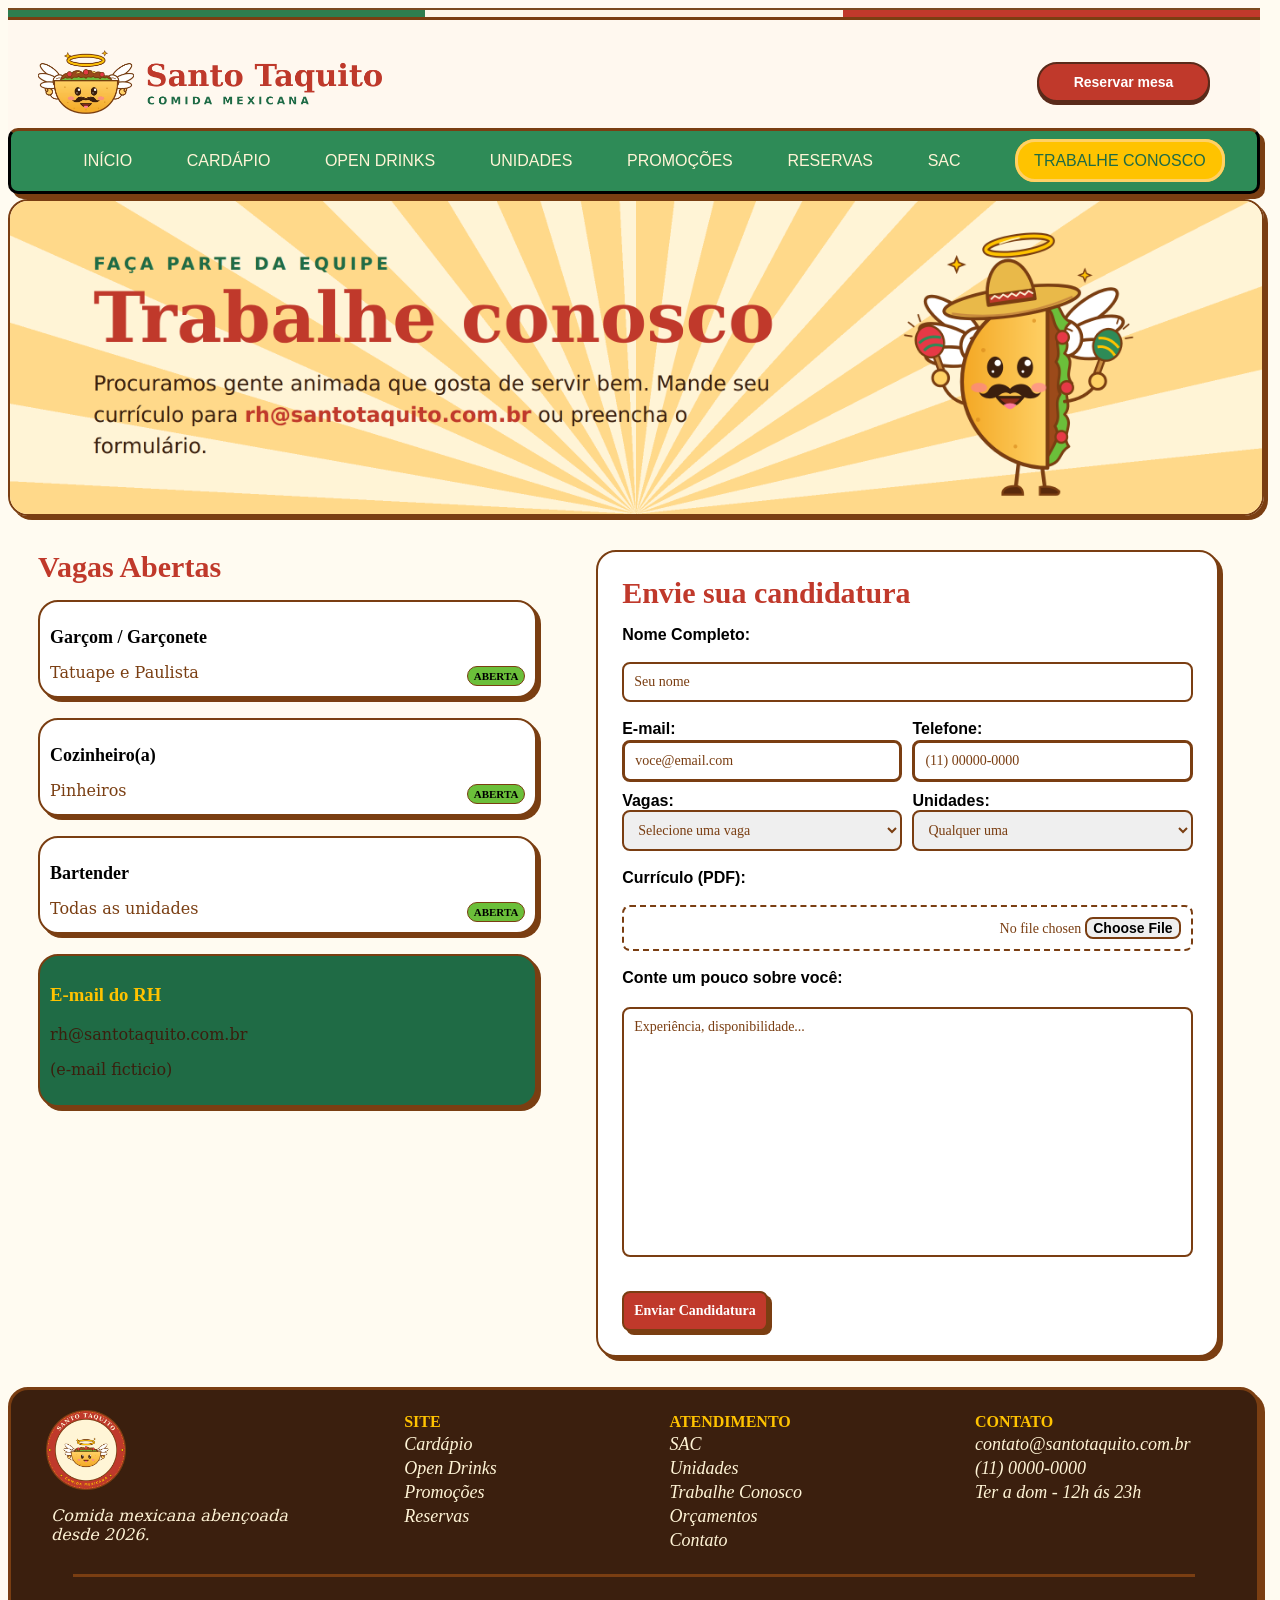
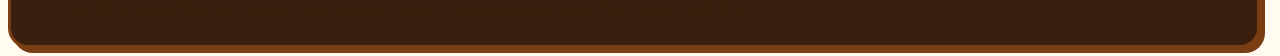
<file: html/trabalhe-conosco.html>
<!DOCTYPE html>
<html lang="pt-BR">
<head>
    <meta charset="UTF-8">
    <meta name="viewport" content="width=device-width, initial-scale=1.0">
    <title>Santo Taquito - Trabalhe Conosco</title>
    <!-- Link que carrega o CSS  -->
    <link rel="stylesheet" href="../css/style.css">
</head>
<body>

    <!-- Cabeçalho -->
    <header>
        <div class="content-group">
            <img id="imagem-banner" src="../img/logo-cabecalho.webp" alt="logo santo taquito" onclick="window.location.assign('../index.html')">
            <a href="reservas.html" class="btn btn-principal titulos">Reservar mesa</a>   
        </div>
    </header>


    <!-- Menu  -->
    <div class="menu">
        <nav>
            <ul class="item-menu titulos">
                <li><a class="menu-link" href="../index.html" >INÍCIO</a></li>
                <li><a class="menu-link" href="cardapio.html">CARDÁPIO</a></li>
                <li><a class="menu-link" href="open-drinks.html">OPEN DRINKS</a></li>
                <li><a class="menu-link" href="unidades.html">UNIDADES</a></li>
                <li><a class="menu-link" href="promocoes.html">PROMOÇÕES</a></li>
                <li><a class="menu-link" href="reservas.html">RESERVAS</a></li>
                <li><a class="menu-link" href="sac.html">SAC</a></li>
                <li><a class="menu-link" href="trabalhe-conosco.html" aria-current="page">TRABALHE CONOSCO</a></li>
            </ul>
        </nav>
    </div>
    
    <div class="banner-img">
        <img src="../img/banner-trabalhe-conosco-com-texto.png" alt="Banner com fundo de raios amarelos e creme.À esquerda,o texto'Faça parte da equipe' com o titulo em verde,'trabalhe conosco'em vermelho,com um covite para  enviar o curriculo para rh@santotaquito.com.br ou preencher o formulario" >
    </div>
    <main>
        <section class="vagas"> 
            <div class="coluna-vagas">
                <h1  class="titulos-vagas-candidatura">Vagas Abertas</h1>
    <!--Card 1: Garçom / Garçonete-->
                    <div class="vaga-card">
                        <h2 class="vaga-cargo">Garçom / Garçonete</h2>
                        <p class="vaga-local">Tatuape e Paulista </p>
                        <span class="vaga-status">ABERTA</span>
                    </div>
        <!--Card 2: Cozinheiro(a)-->
                    <div class="vaga-card">
                        <h2 class="vaga-cargo">Cozinheiro(a)</h2>
                        <p class="vaga-local">Pinheiros</p>
                        <span class="vaga-status">ABERTA</span>
                    </div>
        <!--Card 3: Bartener-->    
                    <div class="vaga-card">
                        <h2 class="vaga-cargo">Bartender</h2>
                        <p class="vaga-local">Todas as unidades</p>
                        <span class="vaga-status">ABERTA</span>
                    </div>
        <!--Card Especial: E-mail do RH-->
                <div class="card-rh">
                    <div>
                        <h3 class="text-rh">E-mail do RH</h3>
                        <p>rh@santotaquito.com.br</p>
                        <p>(e-mail ficticio)</p>
                    </div>
                </div>
            </div>
        <!--Formulario de candidatura-->
                <div class="form-candidatura">
                    <h3 class="titulos-vagas-candidatura" id="candidatura-titulo">Envie sua candidatura</h3>

                    <form id="formCandidatura" class="form-trabalhe">
                        <label for="nome">Nome Completo:</label><br>
                        <input class="card-nome" type="text" id="nome" name="nome" placeholder="Seu nome" required><br>
                        <br>

                        <div class="telefone-email"> <!--deixa o telefone e e-mail lado a lado na linha-->
                            <div class="campo">
                                <label for="email">E-mail:</label>
                                <input class="card-email" type="email" id="email" name="email" placeholder="voce@email.com" required>
                            </div>

                            <div class="campo">
                                <label for="telefone">Telefone:</label>
                                <input class="card-telefone" type="tel" id="telefone" name="telefone" placeholder="(11) 00000-0000" required>
                            </div>
                        </div>

                        <div class="vagas-unidades"> <!--deixa o vagas e unidades lado a lado na linha-->
                            <div class="campo"> <!--campo da vaga-->
                                <label for="vaga">Vagas:</label>
                                <select class="card-vagas" id="vaga" name="vaga" required>
                                    <option value="">Selecione uma vaga</option>
                                    <option value="garcom">Garçom / Garçonete</option>
                                    <option value="cozinheiro">Cozinheiro(a)</option>
                                    <option value="bartender">Bartender</option>
                                </select>
                            </div>

                            <div class="campo"> <!--campo das unidades-->
                                <label for="unidades">Unidades:</label>
                                <select class="card-unidades" id="unidades" name="unidade" required>
                                    <option value="qualquer">Qualquer uma</option>
                                    <option value="tatuape">Tatuapé</option>
                                    <option value="paulista">Paulista</option>
                                    <option value="pinheiros">Pinheiros</option>
                                </select>
                            </div>
                        </div>
                        <br>

                        <label for="curriculo">Currículo (PDF):</label><br>
                        <input class="card-curriculo" type="file" id="curriculo" name="curriculo" accept=".pdf" required><br>
                        <br>

                        <div>
                            <label for="sobre">Conte um pouco sobre você:</label><br>
                            <textarea class="card-sobre-voce" id="sobre" name="sobre" placeholder="Experiência, disponibilidade..." required></textarea> <!--textarea para aceitar texto longo-->
                        </div>

                        <input class="enviar-candidatura" type="submit" value="Enviar Candidatura">
                    </form>

                    <div id="candidatura-confirmacao" hidden>
                        <h3 tabindex="-1" id="candidatura-confirmacao-titulo" class="centralizacao">Candidatura enviada!</h3>
                        <p>Obrigado pelo interesse em trabalhar no Santo Taquito! Nosso RH vai analisar seu currículo e entrar em contato pelo e-mail informado.</p>
                    </div>
                </div>     
            </section>
       </main>
<!-- Rodapé  -->
    <footer>
        <div class="content-rodape">
            <div id="selo-rodape">
                <img src="../img/logo-emblema.webp" alt="logo santo taquito">
                <p><i>Comida mexicana abençoada<br>desde 2026.</i></p>
                
            </div>
       
            <ul class="rodape-site">
                <li><strong>SITE</strong></li>
                <li><a href="cardapio.html"><i>Cardápio</i></a></li>
                <li><a href="open-drink.html"><i>Open Drinks</i></a></li>
                <li><a href="promocoes.html"><i>Promoções</i></a></li>
                <li><a href="reservas.html"><i>Reservas</i></a></li>
            </ul>
            <ul class="rodape-atendimento">
                <li><strong>ATENDIMENTO</strong></li>
                <li><a href="sac.html"><i>SAC</i></a></li>
                <li><a href="unidades.html"><i>Unidades</i></a></li>
                <li><a href="trabalhe-conosco.html"><i>Trabalhe Conosco</i></a></li>
                <li><a href="orcamento.html"><i>Orçamentos</i></a></li>
                <li><a href="contato.html"><i>Contato</i></a></li>
            </ul>
            <ul class="rodape-contato">
                <li><strong>CONTATO</strong></li>
                <li><i>contato@santotaquito.com.br</i></li>
                <li><i>(11) 0000-0000</i></li>
                <li><i>Ter a dom - 12h ás 23h</i></li>
            </ul>
        </div>
        <div class="copy-rodape">
           <p>
                <i>&copy; 2026 Santo Taquito · Restaurante fictício · Projeto acadêmico de Front-End (ADS – UNICID)</i> 
           </p>
        </div>
    </footer>
    <script src="../js/trabalhe.js"></script>

</body>
</html>
</file>
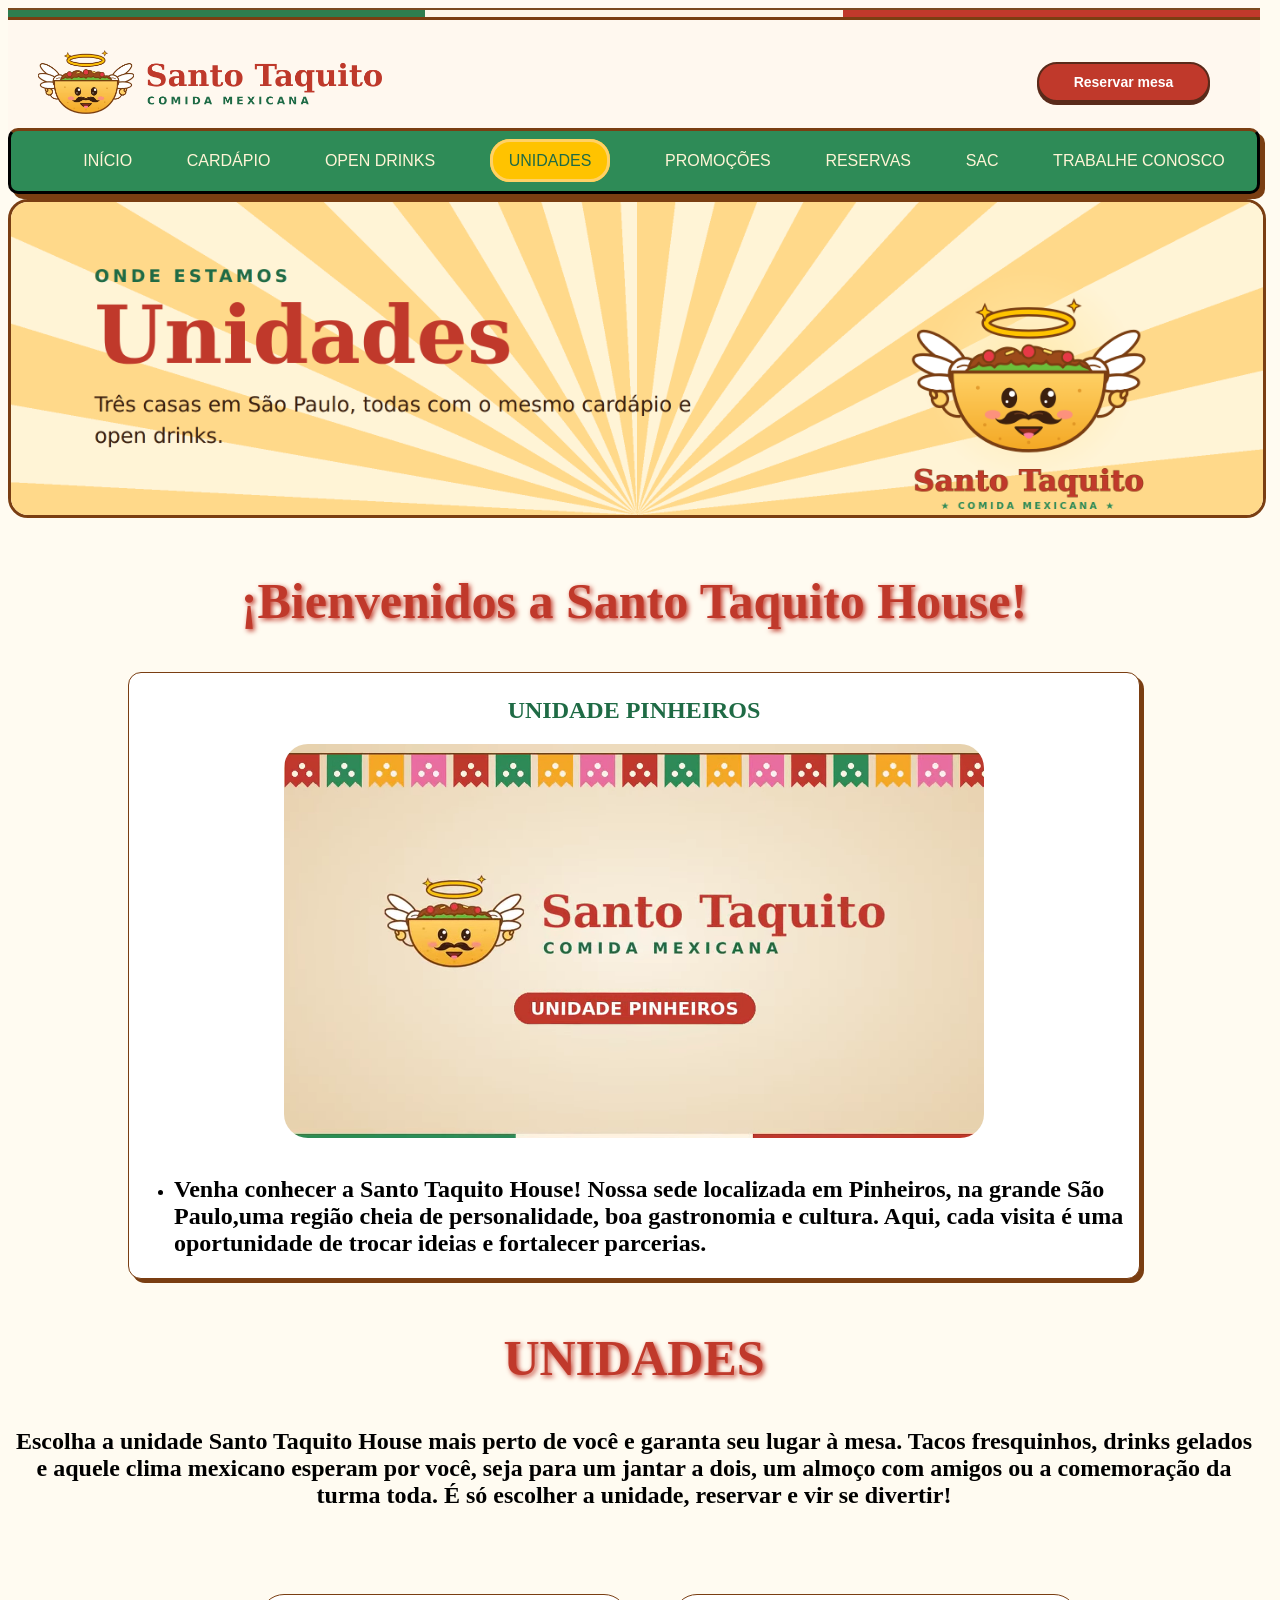
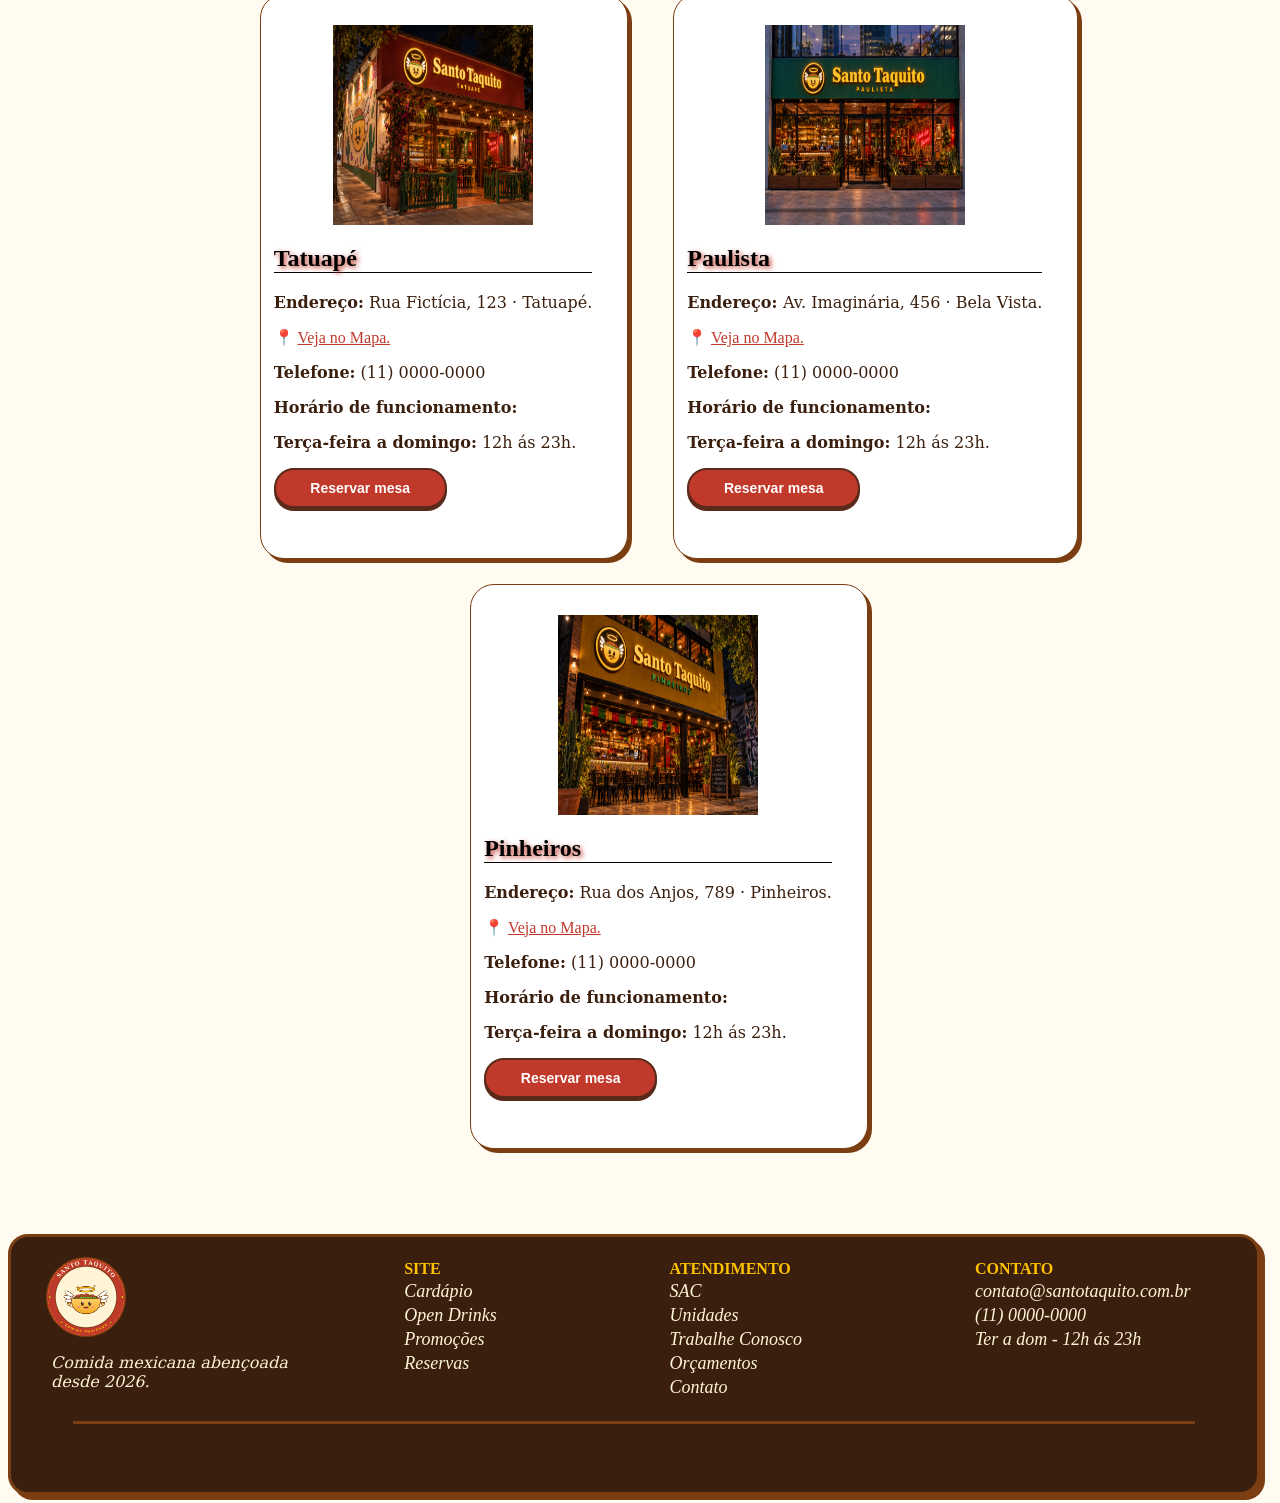
<file: html/unidades.html>
<!DOCTYPE html>
<html lang="pt-BR">
<head>
    <meta charset="UTF-8">
    <meta name="viewport" content="width=device-width, initial-scale=1.0">
    <title>Santo Taquito - Unidades</title>
    <!-- Link que carrega o CSS  -->
    <link rel="stylesheet" href="../css/style.css">
    
</head>
<body>

    <!-- Cabeçalho -->
    <header>
        <div class="content-group"> <!-- Div que agrupa logo e botão-->
            <img id="imagem-banner" src="../img/logo-cabecalho.webp" alt="logo santo taquito" onclick="window.location.assign('../index.html')">
            <a href="reservas.html" class="btn btn-principal titulos">Reservar mesa</a>   
        </div>
    </header>


    <!-- Menu  -->
    <section class="menu">
        <nav> <!-- <nav> indica semanticamente que aqui está a navegação principal -->
            <ul class="item-menu titulos">
                <li><a class="menu-link" href="../index.html" >INÍCIO</a></li>
                <li><a class="menu-link" href="cardapio.html">CARDÁPIO</a></li>
                <li><a class="menu-link" href="open-drinks.html">OPEN DRINKS</a></li>
                <li><a class="menu-link" href="unidades.html" aria-current="page">UNIDADES</a></li>  <!-- aria-current="page" avisa leitores de tela (e permite estilizar) que esta é a página que o usuario esta no momento -->
                <li><a class="menu-link" href="promocoes.html">PROMOÇÕES</a></li>
                <li><a class="menu-link" href="reservas.html">RESERVAS</a></li>
                <li><a class="menu-link" href="sac.html">SAC</a></li>
                <li><a class="menu-link" href="trabalhe-conosco.html">TRABALHE CONOSCO</a></li>
            </ul>
        </nav>
    </section>
    <section>   <!-- Seção do banner principal da página -->
        <div>
            <img id="banner-unidades"  src="../img/banner-unidades-com-texto.png" alt="Banner com fundo de raios em tons de amarelo claro. O texto traz o subtítulo 'ONDE ESTAMOS', o título principal 'Unidades' e a seguinte descrição: 'Três casas em São Paulo, todas com o mesmo cardápio e open drinks.'. Inclui também a figura do mascote de taco e a marca 'Santo Taquito - COMIDA MEXICANA'"> 
        </div>
    </section>
    
    <main>
        <section>
            <h1 class="h1-uni"> ¡Bienvenidos a Santo Taquito House!</h1>
            <div class="card-display-video">
                <h2 class="h2-uni">UNIDADE PINHEIROS</h2>
                <video class="video-uni" autoplay muted loop playsinline>
                <source src="../assets/santo-taquito-pinheirosv2.webm" type="video/webm"> /* especificar recursos de midia */
                </video><br>

                <ul >
                <li><h2> Venha conhecer a Santo Taquito House! Nossa sede localizada em Pinheiros, na grande São Paulo,uma região cheia de personalidade, boa gastronomia e cultura. Aqui, cada visita é uma oportunidade de trocar ideias e fortalecer parcerias.</h2></li>
                </ul>
            </div>
        </section>
        <section>
            <h1 class="h1-uni">UNIDADES</h1>
            <h2 class="h2-01"> Escolha a unidade Santo Taquito House mais perto de você e garanta seu lugar à mesa. Tacos fresquinhos, drinks gelados e aquele clima mexicano esperam por você, seja para um jantar a dois, um almoço com amigos ou a comemoração da turma toda. É só escolher a unidade, reservar e vir se divertir!</h2>
            <div class="content-unidades container-tags">
                <div class="card-img">
                    <img src="../img/unidade-tatuape.png" alt="Unidade Tatuapé" width="200" height="200" class="tam-botao">
                    <h2 class="h-uni">Tatuapé</h2>
                    <p><strong>Endereço:</strong> Rua Fictícia,  123 · Tatuapé.</p>
                    📍 <a  href="https://maps.app.goo.gl/rzzSgYXSND1QnAT89" target="_blank" style="color: #C0392B; text-decoration: underline;">Veja no Mapa.</a>
                    <p><strong>Telefone:</strong> (11) 0000-0000</p>
                    <p><strong>Horário de funcionamento:</strong></p> 
                    <p><strong>Terça-feira a domingo:</strong> 12h ás 23h.</p>
                    <a href="reservas.html" class="btn btn-unidades titulos">Reservar mesa</a>
                </div>

                <div class="card-img">
                    <img src="../img/unidade-paulista.png" alt="Unidade Paulista" width="200" height="200" class="tam-botao">
                    <h2 class="h-uni">Paulista</h2>
                    <p><strong>Endereço: </strong>  Av. Imaginária, 456 · Bela Vista. </p>
                    📍 <a  href="https://maps.app.goo.gl/zaRKBvpeiLowMKk56" target="_blank" style="color: #C0392B; text-decoration: underline;">Veja no Mapa.</a>
                    <p><strong>Telefone:</strong> (11) 0000-0000</p>
                    <p><strong>Horário de funcionamento:</strong></p>
                    <p><strong>Terça-feira a domingo:</strong> 12h ás 23h.</p>
                    <a href="reservas.html" class="btn btn-principal titulos">Reservar mesa</a>
                </div>
                
                <div class="card-img">
                    <img src="../img/unidade-pinheiros.png" alt="Unidade Pinheiros" width="200" height="200"  class="tam-botao">
                    <h2 class="h-uni">Pinheiros</h2>
                    <p><strong>Endereço:</strong> Rua dos Anjos, 789 · Pinheiros. </p>
                    📍 <a  href="https://maps.app.goo.gl/tfPgumghm5g6ZEe48" target="_blank" style="color: #C0392B; text-decoration: underline;">Veja no Mapa.</a>
                <!-- <strong> destaca em negrito o rótulo de cada informação -->
                    <p><strong>Telefone:</strong> (11) 0000-0000</p>
                    <p><strong>Horário de funcionamento:</strong></p>
                    <p><strong>Terça-feira a domingo:</strong> 12h ás 23h.</p>
                    <a href="reservas.html" class="btn btn-unidades titulos">Reservar mesa</a>
                </div>
            </div>
        </section>
</main>
    <!-- Rodapé  -->
    <footer>
        <div class="content-rodape">
            <div id="selo-rodape">
                <img src="../img/logo-emblema.webp" alt="logo santo taquito">
                <p><i>Comida mexicana abençoada<br>desde 2026.</i></p>
                
            </div>
       
            <ul class="rodape-site">
                <li><strong>SITE</strong></li>
                <li><a href="cardapio.html"><i>Cardápio</i></a></li>
                <li><a href="open-drinks.html"><i>Open Drinks</i></a></li>
                <li><a href="promocoes.html"><i>Promoções</i></a></li>
                <li><a href="reservas.html"><i>Reservas</i></a></li>
            </ul>
            <ul class="rodape-atendimento">
                <li><strong>ATENDIMENTO</strong></li>
                <li><a href="sac.html"><i>SAC</i></a></li>
                <li><a href="unidades.html"><i>Unidades</i></a></li>
                <li><a href="trabalhe-conosco.html"><i>Trabalhe Conosco</i></a></li>
                <li><a href="orcamento.html"><i>Orçamentos</i></a></li>
                <li><a href="contato.html"><i>Contato</i></a></li>
            </ul>
            <ul class="rodape-contato">
                <li><strong>CONTATO</strong></li>
                <li><i>contato@santotaquito.com.br</i></li>
                <li><i>(11) 0000-0000</i></li>
                <li><i>Ter a dom - 12h ás 23h</i></li>
            </ul>
        </div>
        <div class="copy-rodape">  <!-- Faixa inferior com o aviso de direitos autorais -->
           <p>
            <!-- &copy; é a entidade HTML do símbolo © -->
                <i>&copy; 2026 Santo Taquito · Restaurante fictício · Projeto acadêmico de Front-End (ADS – UNICID)</i> 
           </p>
        </div>
    </footer>

    

</body>
</html>
</file>
<file: css/style.css>
/* Todas as cores que serão usadas no site */
:root {
    --vermelho-pimenta: #C0392B;
    --vermelho-escuro: #9E2E22;
    --verde-moldura: #2E8B57;
    --verde-escuro: #1F6B45;
    --dourado-aureola: #FFC300;
    --amarelo-tordilha: #FFD166;
    --laranja-tordilha: #F4A824;
    --raio-dourado: #FFD98A;
    --creme: #FFF4D6;
    --fundo-da-pagina: #FFFBF1;
    --branco: #FFFFFF;
    --marrom-contorno: #7A3E12;
    --marrom-texto: #3B1F0E;
    --verde-alface: #6BBF3A;
    --vermelho-tomate: #E63946;
    --rosa-bochecha: #FF7B9C;
}

.item-menu {
    display: flex;
    justify-content: space-around;
    list-style: none;
}

.menu-link {
    text-decoration: none;
    color: var(--creme);
}

.menu {
    background-color: var(--verde-moldura);
    padding: 5px;
    border-style: solid;
    border-top-color: var(--marrom-contorno);
    box-shadow: 5px 5px var(--marrom-contorno);
    border-radius: 10px;
}

#imagem-banner {
    height: 64px;
    padding: 20px;
    cursor: pointer;
}



.content-group {
    display: flex;
    justify-content: space-between;
    align-items: center;
    padding: 10px;
    background-color: #fff8ef;

}



.btn {
    border: 1px solid var(--marrom-contorno);
    border-radius: 20px;
    padding: 10px;
    text-decoration: none;
    box-shadow: 5px 5px var(--marrom-contorno);
    margin-right: 40px;
    width: 125px;
    text-align: center;
    font-family: "DejaVu Serif", Georgia, serif;
}

.btn-principal {
    background-color: var(--vermelho-pimenta);
    color: var(--branco);
}

.btn-unidades {
    background-color: var(--vermelho-pimenta);
    color: var(--branco);
}


.titulos {
    font-family: 'Franklin Gothic Medium', 'Arial Narrow', Arial, sans-serif;
}

body {
    margin-right: 20px;
    background-color: var(--fundo-da-pagina);
}

#banner-orcamento {
    border-radius: 20px;
    margin-top: 5px;
    border-style: solid;
    border-color: var(--marrom-contorno);
    width: 100%;
}


 #banner-contato {
    border-radius: 20px;
    margin-top: 5px;
    border-style: solid;
    border-color: var(--marrom-contorno);
    width: 100%;
    height: 100%;
    margin: 0;
    background-color: var(--fundo-da-pagina);
    margin-right: 20px;

    min-height: 100%;
    display: flex;
    flex-direction: column;
}

header {
    height: 120px;
}

#banner-unidades {
    border-radius: 20px;
    margin-top: 5px;
    border-style: solid;
    border-color: var(--marrom-contorno);
    width: 100%;
}

.imagem-unidade {
    border-radius: 60px;
    border-style: solid;
    border-color: var(--marrom-contorno);
    width: 70%;
}

.content-unidades {
    padding: 60px;
    display: flex;
    margin-left: 70px;
    margin-bottom: 20px;
}

.content-unidades h4,
.content-unidades h2 {
    display: flex;
}
/* bruno orçamento */
#banner-orcamento {
    border-radius: 20px;
    margin-top: 5px;
    border-style: solid;
    border-color: var(--marrom-contorno);
    width: 100%;
 }

.content-orcamento {
    padding: 70px;
    display: flex;
    justify-content: space-between;
}

.card-orcamento {
    border: solid 3px var(--marrom-contorno);
    border-radius: 20px;
    box-shadow: 5px 5px var(--marrom-contorno);
    background-color: var(--branco);
    width: 20%;
    padding: 20px;
}


.centralizacao  {
    text-align: center;
    color: var(--vermelho-pimenta);
    font-family: "DejaVu Serif", Georgia, serif;
}

p {
    font-family: "DejaVu Serif", Georgia, serif;
    color: var(--marrom-texto);
}
.cor-h2-orcamento {
    font-family: "DejaVu Serif", Georgia, serif;
    color: var(--marrom-texto);
}
/* fim bruno orçamento */
/* bruno - contato */
#contato-confirmacao {
  text-align: center;
  padding: 24px;
}

.content-contato {
    padding: 50px;
    display: flex;
    justify-content: space-between;
}

.card-contato {
    border: solid 3px var(--marrom-contorno);
    border-radius: 20px;
    box-shadow: 5px 5px var(--marrom-contorno);
    background-color: var(--branco);
    width: 40%;
    padding: 20px;
}
.form-contato input[type="text"], input[type="email"], input[type="tel"], textarea {
    width: 100%;
    padding: 10px;
    margin-bottom: 10px;
    margin-top: 2px;
    border: 3px solid var(--marrom-contorno);
    border-radius: 8px;
    box-sizing: border-box;
    font-family: "DejaVu Serif", Georgia, serif;
}
.form-contato input[type="number"], input[type="date"] {
    padding: 10px;
    margin-bottom: 10px;
    margin-top: 2px;
    border: 3px solid var(--marrom-contorno);
    border-radius: 8px;
    box-sizing: border-box;
    font-family: "DejaVu Serif", Georgia, serif;
}
.posicao {
    display: flex;
    gap: 10px;
}
.contato-label {
    font-weight: bold;
    font-family: "DejaVu Serif", Georgia, serif;
    color: var(--marrom-texto);
}
.form-contato input:focus, .form-contato textarea:focus {
    outline: 2px solid var(--verde-moldura);
    outline-offset: 3px;
}

p {
    font-family: "DejaVu Serif", Georgia, serif;
    color: var(--marrom-texto);
}
.botao-form-contato {
    background-color: var(--vermelho-pimenta);
    color: var(--branco);
    border: 3px solid var(--marrom-contorno);
    border-radius: 24px;
    padding: 12px 20px;
    box-shadow: 4px 4px 0 var(--marrom-contorno);
    font-family: arial, sans-serif;
    font-weight: bold;
    cursor: pointer;
}
/* fim bruno */

footer {
    background-color: var(--marrom-texto);
    height: auto;
    min-height: 220px;
    border-radius: 20px;
    border: 3px solid var(--marrom-contorno);
    box-shadow: 5px 5px var(--marrom-contorno);
    margin-top: auto;

}

.copy-rodape {
    margin: 0 auto;
    padding: 12px 0;
    width: 90%;
    border-top: 3px solid var(--marrom-contorno);
    font-family: 'Franklin Gothic Medium', 'Arial Narrow', Arial, sans-serif;
    font-size: 14px;
    text-align: center;
    color: var(--creme);
    display: flex;
}

#banner-sac {
    height: 100%;
    width: 100%;
    margin-top: 5px;
    border-radius: 10px;
    border: 3px solid var(--marrom-contorno);
}

#selo-rodape img {
    margin-left: 35px;
    margin-top: 20px;
    height: 80px;
}

#selo-rodape p {
    color: var(--creme);
    margin-left: 40px;
    margin-bottom: 30px;

}

#selo-rodape {
    display: grid;
    margin-right: 10px;
}

.content-rodape {
    display: flex;
}


.menu a:hover {
    background-color: var(--verde-moldura);
    height: 180px;
    border-radius: 20px;
    color: var(--verde-escuro)
}

.menu a[aria-current="page"] {
    background-color: var(--dourado-aureola);
    padding: 10px 16px;
    border-radius: 20px;
    border: 3px solid var(--amarelo-tordilha);
    color: var(--verde-escuro)
}

.rodape-site strong,
.rodape-atendimento strong,
.rodape-contato strong {
    color: var(--dourado-aureola);
    margin: bottom 18px;
}

#banner-carpadio {
    width: 100%;
    height: 100%;
    border-radius: 10px;
    border-style: solid;
    border-bottom-color: var(--marrom-contorno);
    margin-top: 4px;
}

#menu-cardapio {
    display: flex;
    list-style: none;
    font-family: 'Franklin Gothic Medium', 'Arial Narrow', Arial, sans-serif;
    
}

.container-menu-cardapio {
    margin-top: 20px;
}

.btn-menu {
    border: 2px solid var(--marrom-contorno);
    height: 10px;
    padding: 10px;
    border-radius: 20px;
    width: 300px;
    text-decoration: none;
    color: var(--marrom-texto);
    margin-left: 40px;
}


.rodape-site,
.rodape-atendimento,
.rodape-contato {
    list-style: none;
    display: inline-table;
    margin: auto;
    margin-top: 20px;
}

.content-sac {
    border: 3px solid var(--marrom-contorno);
    padding: 20px;
    border-radius: 20px;
    margin-bottom: 10px;
    box-shadow: 5px 5px var(--marrom-contorno);

}


.content-sac h1,
.duas_colunas h1 {
    color: var(--vermelho-pimenta);
}

.form-sac {
    display: grid;
}

/* Esconde o formulário do SAC quando ele tiver hidden */
.form-sac[hidden] {
  display: none;
}

.rodape-site li,
.rodape-atendimento li,
.rodape-contato li {
    margin-top: 3px;
}

.rodape-site a,
.rodape-atendimento a,
.rodape-contato i {
    color: var(--creme);
    text-decoration: none;
    font-size: 18px;
}


header::before {
    content: "";
    display: block;
    height: 7px;
    border-top: 2px solid #7a4a1e;
    border-bottom: 3px solid var(--marrom-contorno);
    background: linear-gradient(to right,
            #2e7d4f 0 33.33%,
            #fdf6e9 33.33% 66.66%,
            #c0392b 66.66% 100%);
}

/* inicio raffa*/

.card-img {
    border: 1px solid #7A3E12;
    /* espessura da borda*/
    padding: 30px 35px 50px 13px;
    /* Garante que todos os elementos internos tenham uma distância segura das bordas */
    margin: 5px 15px;
    /* ajusta tudo fora das bordas */
    border-radius: 13px;
    /* as pontas das bordas arredondadas*/
    margin-bottom: 0 auto;
    /* Centraliza horizontalmente */
    border-radius: 24px;
    box-shadow: 4px 4px 0px #7A3E12;
    background-color: #FFFFFF;
}

/* inicio gaby*/

.cardapio {
    display: grid;
    grid-template-columns: repeat(3, 1fr);
    gap: 60px 40px;
    padding: 40px 5%;
    text-align: center;
    font-size: 22px;
}

/* Inicio Henry */

.banner-index {
    width: 100%;
    /* Largura do elemento */
    height: 100%;
    /* Altura do elemento */
    border-radius: 10px;
    /* Arredonda os cantos */
    border-style: solid;
    /* Estilo da linha solid= continua */
    border-bottom-color: var(--marrom-contorno);
    /* Cor so da borda de baixo */
    margin-top: 4px;
    /* Margem so em cima ou so embaixo */
}

.banner {
    position: relative;
    /* Define como o elemento é posicionado relative= fica no lugar normal, mas pode ser deslocado */
}

.banner img {
    display: block;
    /* define o comportamento do elemento block= ocupa a linha inteira, um embaixo do outro */
    width: 100%;
    /* Largura do elemento */
    height: auto;
    /* Altura do elemento auto= se ajusta sozinha ao conteudo */
}

.banner .botoes {
    position: absolute;
    /* Define como o elemento é posicionado absolute= sai do fluxo normal e se posiciona em relação ao position relative */
    left: 50%;
    /* Distancia do elemento ate a borda esqueda */
    bottom: 8%;
    /* Distancia do elemento ate a borda inferior */
    transform: translateX(-43%);
    /* Move o elemento na horizontal */
    display: flex;
    /* Define o comportamento do elemento flex= organiza em linha ou coluna de uma forma flexivel */
    gap: 12px;
    /* Define o espaço entre os itens de um flex ou grid */
}

.lista-unidades {
    display: grid;
    /* Define o comportamento do elemento grid= transforma em um container de grade */
    grid-template-columns: repeat(auto-fit, minmax(220px, 1fr));
    /* Define as colunas de um display grid */
    gap: 24px;
    /* Define o espaço entre o itens de um flex ou grid */
    margin-bottom: 32px;
    /* margem so em cima ou so em baixo */
}

.unidade img {
    width: 100%;
    /* Define a largura do elemento */
    height: auto;
    /* Define a altura de um elemento auto= se ajusta sozinho ao conteudo */
    border: 2px solid #5a2a1a;
    /* Cria uma borda */
    border-radius: 20px;
    /* Arredonda os cantos */
}

.unidade h3 {
    margin: 0 0 10px;
    /* Espaço de fora do elemento */
    color: #4a2410;
    /* Define a cor do texto */
}

.unidade {
    padding-bottom: 60px;
    /* Define o espaço interno na parte de baixo do elemento */
}

.btn {
    display: inline-block;
    /* Define o comportamento do elemento */
    padding: 10px 22px;
    /* Espaço dentro do elemento, entre o conteudo e as bordas */
    border: 2px solid #5a2a1a;
    /* Cria uma borda */
    border-radius: 999px;
    /* Arredonda os cantos */
    font-family: "Nunito", "Poppins", sans-serif;
    /* Tipo de letra (fonte) */
    font-weight: 700;
    /* Espessura da letra */
    font-size: 14px;
    /* Tamanho da letra */
    text-decoration: none;
    /* Sublinhado e similares */
    white-space: nowrap;
    /* Controla quebra de linha */
    box-shadow: 0 3px 0 #5a2a1a;
    /* Sombra ao redor do elemento */
    transition: transform .1s, box-shadow .1s;
    /* Suaviza mudanças, como passar o mouse */
}

.btn-vermelho {
    background: #c0392b;
    /* Fundo do elemento */
    color: #fff;
    /* Define a cor do texto */
}

#bnt-center {
    text-align: center;
    /* Define o alinhamento horizontal do texto */
}

.btn-amarelo {
    background: #ffcf5c;
    /* Fundo do elemento */
    color: #4a2410;
    /* DEfine a cor do texto */
}

/*efeito de clique que afunda o botão */
.btn:hover {
    transform: translateY(1px);
    /* Move o elemento na vertical */
    box-shadow: 0 2px 0 #5a2a1a;
    /* Sombra ao redor do elemento */
}

.btn:active {
    transform: translateY(3px);
    /* Move o elemento na vertical */
    box-shadow: 0 0 0 #5a2a1a;
    /* Sombra ao redor do elemento */
}

.destaques,
.unidades {
    max-width: 1100px;
    /* Define a largura maxima que um elemento pode ter */
    margin: 0 auto;
    /* Espaço fora do elemento */
    padding: 50px 24px;
    /* Espaço dentro do elemento */
    text-align: center;
    /* Alinhamento do texto */
}

.chamada {
    margin: 0 0 8px;
    /* Espaço fora do elemento */
    font-family: "Nunito", sans-serif;
    /* fonte da letra */
    font-weight: 800;
    /* Espessura da letra */
    font-size: 14px;
    /* Tamanho da letra */
    letter-spacing: 3px;
    /* Espaço entre as letras */
    color: #2e7d4f;
    /* Cor do elemento */
}

.destaques h2,
.unidades h2 {
    margin: 0 0 32px;
    /* Espaço de fora do elemento */
    font-family: Georgia, "Times New Roman", serif;
    /* Fonte da letra */
    font-size: 36px;
    /* Tamanho da letra */
    color: #c0392b;
    /* Cor do elemento */
}

.cards {
    display: grid;
    /* Define o comportamento do elemento */
    grid-template-columns: repeat(auto-fit, minmax(240px, 1fr));
    /* Define a coluna de um display */
    gap: 24px;
    /* Espaço entre os elementos de flex ou grid */
}

.card {
    display: flex;
    /* Define o comportamento do elemento */
    flex-direction: column;
    /* Define a direção em que os itens são organizados */
    align-items: center;
    /* Define o alinhamento dos itens no eixo transversal de container  flex ou grid */
    padding: 24px;
    /* Espaço dentro do elemento, entre o conteudo e a borda */
    background: #fff;
    /* Fundo do elemento */
    border: 2px solid #5a2a1a;
    /* Cria uma borda */
    border-radius: 24px;
    /* Arredonda os cantos */
    box-shadow: 0 4px 0 #5a2a1a;
    /* Sombra ao redor do elemento */
}

.card img {
    width: 160px;
    /* Largura do elemento */
    height: auto;
    /* Altura do elemento */
}

.card h3 {
    margin: 12px 0 6px;
    /* Espaço fora do elemento */
    color: #4a2410;
    /* Cor do elemento */
}

.card p {
    margin: 0 0 16px;
    /* Espaço fora do elemento */
    flex-grow: 1;
    /* Faz o elemento crescer ate preecnher o espaço restante do container flex */
}

.unidades .btn {
    width: auto;
    /* Largura do elemento */
    min-width: max-content;
    /* Largura minima do elemento */
    height: auto;
    /* Altura do elemento */
}

.card-uni {
    padding: 24px;
    /* espaço dentro do elemento */
    background: #fff;
    /* Fundo do elemento */
    border: 2px solid #5a2a1a;
    /* Cria uma borda */
    border-radius: 24px;
    /* Arredonda os cantos */
    box-shadow: 0 4px 0 #5a2a1a;
    /* Sombra ao redor do elemento */
}

/* fim Henry */

.engloba-conteudo {
    display: flex;
    justify-content: space-evenly;
}

/* bernardo SAC */
.duas_colunas details,
.outros-canais {
    border: 2px solid var(--marrom-contorno);
    border-radius: 10px;
    /* deixa arredondado a borda aredondada */
    padding: 25px;
    /* da um espaço */
}

.engloba-conteudo {
    display: grid;
    /* duas colunas lado a lado */
    grid-template-columns: 1fr 1fr;
    /* cria duas colunas do mesmo tamanho*/
    gap: 24px;
    /* deixa um espaço entre as colunas */
    padding: 24px;
}

.duas_colunas,
.content-sac {
    background-color: var(--branco);
    border: 3px solid var(--marrom-contorno);
    border-radius: 20px;
    padding: 24px;
    box-shadow: 5px 5px var(--marrom-contorno);

}

.duas_colunas details {
    border: 3px solid var(--marrom-contorno);
    border-radius: 20px;
    padding: 15px;
    margin-bottom: 12px;
    box-shadow: 5px 5px var(--marrom-contorno);
}

summary {
    cursor: pointer;
    /* faz aparecer a mão*/
    font-weight: bolder;
    /* deixa destacado */

}

.form-sac label {
    display: block;
    /*empilha organizado*/
    margin-top: 12px;
    /* da um espaço e manda para baixo*/
    font-weight: bold;

}

.form-sac input[type="text"],
.form-sac input[type="email"],
.form-sac select {
    width: 95%;
    padding: 10px;
    border: 3px solid var(--marrom-contorno);
    border-radius: 20px;
    box-shadow: 5px 5px var(--marrom-contorno);
}

.duas_colunas summary {
    cursor: pointer;
    font-weight: bold;
}

.form-sac button {
    background-color: var(--vermelho-pimenta);
    color: var(--branco);
    border: 2px solid var(--marrom-contorno);
    border-radius: 20px;
    padding: 10px 20px;
    margin-top: 40px;
    font-weight: bold;
    /* grossura das letras*/
    cursor: pointer;
    box-shadow: 4px 4px var(--marrom-contorno);
    /* sobrombra */
}

/* início João */

.banner-promocoes {
    border-radius: 20px;
    margin-top: 5px;
    border-style: solid;
    border-color: var(--marrom-contorno);
}

.margemc {
    margin-top: 50px;
    /*espaçamento pra cima (externo)*/
}

.margemb {
    margin-bottom: 50px;
    /*espaçamento pra baixo (externo)*/
}

.img {
    display: flex;
    /*deixa as imagens uma do lados da outra*/
    gap: 200px;
    /*distância entre as imagens*/
    justify-content: space-between;
    /*deixa as imagens no começo, meio e fim*/
}

.card1 {
    border: #7A3E12 solid 2px;
    /*deixa a borda sólida*/
    border-radius: 24px;
    /*deixa a borda arredondada*/
    box-shadow: #7A3E12 3px 4px 0 0;
    /*sombra da borda*/
    padding: 30px;
    /*espaçamento (interno)*/
    padding-inline: 20px;
    /*espaçamento nas laterais (interno)*/
    background-color: #FFFFFF;
    /*cor de fundo*/
    min-height: 460px;
    /*define a altura mínima do card.*/

}

.card2 {
    border: #9E2E22 2px;
    /*deixa a borda sólida*/
    border-radius: 24px;
    /*deixa a borda arredondada*/
    box-shadow: #9E2E22 5px 6px 0 0;
    /*sombra da borda*/
    padding: 2px;
    /*espaçamento (interno)*/
    background-color: #C0392B;
    /*cor do fundo*/
    width: 200px;
    /*tamanho do item*/
    color: #FFF4D6;
    margin: auto;
    /*espaçamento para centralizar (externo)*/
    margin-bottom: 20px;
    /*espaçamento pra baixo (externo)*/
    text-align: center;
    /*centraliza texto para o centro */
}

.borda-promocao {
    border: 2px solid var(--marrom-contorno);
    border-radius: 20px;
    padding: 5px;
    margin-bottom: 10px;
}

/* Fim João */

/* trabalhe-conosco victor */
/* Esconde o formulário de candidatura quando ele tiver hidden */
.form-trabalhe[hidden] {
  display: none;
}

.banner-img img {
    width: 100%;
    border: 2px solid var(--marrom-contorno);
    border-radius: 20px;
    box-shadow: 4px 4px 0 var(--marrom-contorno);
    margin-top: 5px;
}

.vaga-card,
.card-rh,
.form-candidadura {
    border: 2px solid var(--marrom-contorno);
    /* borda e como ela fica, quanto menor px= borda fina, maior px= borda grossa */
    box-shadow: 4px 4px 0 var(--marrom-contorno);
    /* sobras na borda do card */
    margin: 0 0;
    /* margem de fora */
    padding: 10px;
    /* margem de dentro */
}

.vaga-card {
    background-color: var(--branco);
    /* cor de fundo do card */
    border: 2px solid var(--marrom-contorno);
    border-radius: 20px;
    /* arredondamento das bordas */
    margin-bottom: 20px;
    /* espaçamento entre os cards do lado de fora*/
    max-width: 90%;
    /* 100% para o card ocupar a coluna interia */
    position: relative;
    /*posição relativa para permitir o poscionamento do status vaga*/
}

/* Ryan - Cardápio */
#menu-cardapio {
    display: flex;
    list-style: none;
    font-family: 'Franklin Gothic Medium', 'Arial Narrow', Arial, sans-serif;
    margin-top: 60px;
}

.lista-cardapio h2 {
    border-bottom: 2px solid var(--marrom-contorno);
    padding-bottom: 4px;
    width: 500px;
}

.lista-cardapio h2,
.item-preco {
    color: var(--vermelho-pimenta);
}

.lista-cardapio {
    display: flex;
    gap: 66px;
    margin: 100px;
    border-radius: 30px;
    background: var(--fundo-da-pagina);
}

.grupo {
    padding: 20px;
    width: 550px;
    margin-bottom: 10px;
    /* border-radius: 10px;
    box-shadow: 5px 5px var(--marrom-contorno); */
}

.itens {
    list-style: none;
    margin: auto;
    padding: 0px;
}

.item {
    padding: 14px;
    border-bottom: 2px dashed #e6d3a3;
}

.item-preco {
    font-weight: bold;
    font-size: 18px;
}


.pimenta {
    border: 2px solid var(--marrom-contorno);
    width: 10px;
    display: inline-flex;
    height: 10px;
    border-radius: 10px;
    margin-left: 4px;
    background-color: var(--vermelho-pimenta);
}

.pontilhado {
    border: 1px dashed var(--marrom-contorno);
    display: inline-flex;
    width: 100px;
    border-radius: 10px;
    margin-left: 2px;
    position: relative;
    bottom: 3px;
}

.tag {
    border: 2px solid var(--marrom-contorno);
    padding: 5px;
    border-radius: 20px;
    font-weight: bold;
    font-size: 10px;
}

.tag-verde {
    background-color: var(--verde-alface);
}

.tag-amarela {
    background-color: var(--dourado-aureola);
}

.item-nome {
    font-weight: bold;
    color: var(--marrom-texto);
    font-size: 20px;
}

.descricao-item {
    color: var(--marrom-contorno);
}

.drink {
    text-align: center;
}

.drink img {
    width: 100%;
    max-width: 550px;
    height: auto;
    border: 3px solid var(--marrom-contorno);
    border-radius: 20px;
}

.drink p b {
    font-size: 24px;
    color: var(--vermelho-pimenta);
}

.banner-drinks {
    border-radius: 20px;
    margin-top: 5px;
    border-style: solid;
    border-color: var(--marrom-contorno);
    width: 100%;
    height: 100%;

}

.card-drinks {
    border-radius: 20px;
    padding: 10px 20px;
    margin-top: 40px;
    font-weight: bold;
    /* grossura das letras*/
    cursor: pointer;
    box-shadow: 4px 4px var(--marrom-contorno);
    /* sobrombra */
    background-color: var(--branco);
    border: 2px solid var(--marrom-contorno);
}

.form-sac button:hover {
    background-color: var(--vermelho-escuro);
    /* escurece o botão quando clica*/

}

.outros-canais {
    background-color: var(--creme);
    border: 3px solid var(--marrom-contorno);
    border-radius: 20px;
    box-shadow: 5px 5px var(--marrom-contorno);
}



.assuntos {
    margin-top: 40px;
    border: none
}

.assuntos input {
    display: none;
}

.assuntos label {
    display: inline-block;
    /* respeita o tamanho e deixa do lado */
    background-color: var(--creme);
    border: 2px solid var(--marrom-contorno);
    border-radius: 20px;
    padding: 8px 12px;
    /* espaço de dentro*/
    margin: 4px;
    /* espaço de fora */
    cursor: pointer;
    font-weight: bold;

}

.assuntos input:checked+label {
    /* faz ficar amarelado*/
    background-color: var(--dourado-aureola);

}

.assuntos label:hover {
    /* muda de cor quando passa por cima*/
    background-color: var(--amarelo-tordilha);
}

.content-sac h2,
.duas_colunas h2 {
    color: var(--vermelho-pimenta)
}


.assuntos label {
    border: 3px solid var(--marrom-contorno);
    border-radius: 20px;
}


.form-sac textarea {
    width: 80%;
    box-sizing: border-box;
    border: 3px solid var(--marrom-contorno);
    border-radius: 20px;
    box-shadow: 5px 5px var(--marrom-contorno);
    padding: 10px;
    background-color: var(--branco);
}

/* fim gaby*/
.uni-botom {
    display: flex;
    justify-content: center;
    /* Centraliza na horizontal */
    align-items: center;
    /* Centraliza na vertical */
    height: 100vh;
}


.h-uni {
    border-bottom: 1px solid #000;
    background-color: #FFFFFF;
    text-shadow: 2px 2px 5px #C0392B;
}

.tam-botao {
    display: block;
    margin: 0 auto;
    /* Centraliza horizontalmente */
    max-width: 100%;
    /* Garante que ela não ultrapasse a largura do card */
}

.container-tags {
    display: flex;
    justify-content: center;
    /* Centraliza horizontalmente */
    gap: 15px;
    /* Espaçamento entre as tags */
    flex-wrap: wrap;
    /* Quebra para a linha de baixo se faltar espaço */
}

.video-uni {
    width: 700px;
    max-width: px;
    /* faz com que o elemento não ultrapasse a largura*/
    height: auto;
    /* autoplay automatico*/
    align-items: center;
    margin: 25px;
    border-radius: 24px;
    display: block;
    margin: 0 auto;
}

.card-display-video {
    border: 1px solid #7A3E12;
    /* espessura da borda*/
    padding: 5px 5px 100px;
    /* Garante que todos os elementos internos tenham uma distância segura das bordas */
    margin: auto;
    border-radius: 13px;
    /* as pontas das bordas arredondadas*/
    box-shadow: 4px 4px 0px #7A3E12;
    /* adicionar efeito de sombra */
    background-color: #FFFFFF;
    /*cor de fundo do card*/
    width: 1000px;
    height: 500px;
    align-items: center;
    /*alinhar itens*/
}

.h1-uni {
    margin-top: 50px;
    /* margem cima */
    text-align: center;
    /*alinha texto*/
    justify-content: center;
    /* Centraliza os itens horizontalmente */
    font-size: 50px;
    /*tamanho da fonte*/
    text-shadow: 2px 2px 5px #C0392B;
    /*aplicar sombra em um elemento*/
    color: #C0392B;
    /*cor da palavra*/

}

.h2-uni {
    font-family: Georgia, 'Times New Roman', Times, serif;
    text-align: center;
    color: #1F6B45;
    border-radius: 13px;
}

.h2-01 {
    text-align: center;
}

/* fim raffa */

/* Começo Murilo */
/* Ajusta a localização do formulário na pagina*/
.reservas-pagina {
    max-width: 1200px;
    margin: 0 auto;
    padding: 24px;
}

.reservas-banner {
    display: block;
    width: 100%;
    height: auto;
    border: 2px solid var(--marrom-contorno);
    border-radius: 20px;
    margin-top: 5px;

}

/* Ajusta o trecho do texto, alinhando ele a direita do formulário*/
.reservas-layout {
    display: flex;
    gap: 24px;
    align-items: flex-start
}

/*Ajustou todo o campo formulário, adicionando bordas mais refinadas, cor de fundo, efeito sombra e centralizando corretamente com a página.*/
.reservas-formulario {
    flex: 3;
    min-width: 0;
    background-color: var(--branco);
    border: 3px solid var(--marrom-contorno);
    border-radius: 14px;
    padding: 24px;
    box-shadow: 4px 4px var(--marrom-contorno);
}

/*centralizou as tabelas umas nas outras*/
.reservas-informacoes {
    flex: 2;
    min-width: 0;
}

.reservas-formulario .reservas-campo {
    margin-bottom: 16px;
}

.reservas-formulario .reservas-campo label {
    display: block;
    margin-bottom: 6px;
    color: var(--marrom-texto);
    font-weight: bold;
}

.reservas-formulario .reservas-campo input,
.reservas-formulario .reservas-campo select,
.reservas-formulario .reservas-campo textarea {
    resize: none;
    width: 100%;
    box-sizing: border-box;
    padding: 10px;
    border: 3px solid var(--marrom-contorno);
    border-radius: 8px;
    background-color: var(--branco);
    color: var(--marrom-texto);
    font-family: inherit;
}

/*contorno botao*/
/* Contorno dos campos em foco */
.reservas-formulario .reservas-campo input:focus,
.reservas-formulario .reservas-campo select:focus,
.reservas-formulario .reservas-campo textarea:focus {
    outline: 2px solid var(--verde-escuro);
    outline-offset: 2px;
}

.reservas-formulario .reservas-linha-campos {
    display: flex;
    gap: 16px;
}

.reservas-formulario .reservas-linha-campos .reservas-campo {
    flex: 1;
    min-width: 0;
}

.reservas-formulario .reservas-botao {
    background-color: var(--vermelho-pimenta);
    color: var(--branco);
    border: 3px solid var(--marrom-contorno);
    border-radius: 24px;
    padding: 12px 20px;
    box-shadow: 4px 4px 0 var(--marrom-contorno);
    font-family: Arial, sans-serif;
    font-weight: bold;
    cursor: pointer;
}

/* Muda a cor do botão ao passar o mouse */
.reservas-formulario .reservas-botao:hover {
    background-color: var(--vermelho-escuro);
}

/*contorno botao*/
.reservas-formulario .reservas-botao:focus-visible {
    outline: 2px solid var(--verde-escuro);
    outline-offset: 4px;
}

.reservas-informacoes .reservas-cartao-como-funciona {
    background-color: var(--creme);
    color: var(--marrom-texto);
    border: 3px solid var(--marrom-contorno);
    border-radius: 14px;
    padding: 20px;
    margin-bottom: 16px;
    box-shadow: 4px 4px 0 var(--marrom-contorno);

}

.reservas-informacoes .reservas-cartao-grupos {
    background-color: var(--branco);
    color: var(--marrom-texto);
    border: 3px solid var(--marrom-contorno);
    border-radius: 14px;
    padding: 20px;
    margin-bottom: 16px;
    box-shadow: 4px 4px 0 var(--marrom-contorno);
}

.reservas-informacoes .reservas-cartao-aniversariante {
    background-color: var(--amarelo-tordilha);
    color: var(--marrom-texto);
    border: 3px solid var(--marrom-contorno);
    border-radius: 14px;
    padding: 20px;
    margin-bottom: 16px;
    box-shadow: 4px 4px 0 var(--marrom-contorno);
    text-align: center;
}

/* Fonte e cor do conteúdo da página de reservas */
.reservas-pagina {
    font-family: "DejaVu Sans", Arial, sans-serif;
    color: var(--marrom-texto);
}


.reservas-pagina h1 {
    font-family: "DejaVu Serif", Georgia, serif;
    font-size: 44px;
    color: var(--vermelho-pimenta);
    margin: 0 0 12px;
}

.reservas-formulario h2 {
    font-family: "DejaVu Serif", Georgia, serif;
    font-size: 30px;
    color: var(--vermelho-pimenta);
    margin: 0 0 20px;
}

.reservas-informacoes section h2 {
    font-family: "DejaVu Serif", Georgia, serif;
}

.reservas-formulario .reservas-campo label {
    font-size: 13px;
}

/* Mensagem de confirmação da reserva */
#reservas-confirmacao {
    text-align: center;
    padding: 24px 0;
}

#reservas-confirmacao h2 {
    color: var(--verde-escuro);
    margin-bottom: 16px;
}

#reservas-confirmacao p {
    color: var(--marrom-texto);
    line-height: 1.5;
}



.card-rh {
    border-radius: 20px;
    background-color: var(--verde-escuro);
    color: var(--branco);
    max-width: 90%;
}

.text-rh {
    /* cor titulo e-mail do rh */
    color: var(--dourado-aureola);
    /* cor do titulo do card RH */
}

.titulos-vagas-candidatura {
    /* Estilização dos titulo */
    color: var(--vermelho-pimenta);
    /* cor da fonte */
    margin: 0 0 16px 0;
    /* 0 ajusta em cima, 0 ajusta na diretita, 16px ajusta o que vem embaixo, utimo 0 ajusta o espaço na esquerda */
    font-size: 30px;
    /* tamanho dos titulos maiores */
    font-family: Georgia, 'Times New Roman', Times, serif;
}

.vaga-cargo {
    /* estilização dos titulos de cargo */
    font-size: 18px;
    font-weight: bold;
    /* negrito */
    font-family: Georgia, serif;
    /* tipo da fonte */
    color: #000000;
    /* cor da fonte dos titulos na caixa */
}

.vaga-local {
    font-size: 16px;
    color: var(--marrom-contorno);
    margin: 4px 0;
    /* espaço entre o cargo e a localização*/
}

.vaga-status {
    background-color: var(--verde-alface);
    /* cor de fundo do status da vaga*/
    border-radius: 20px;
    /* arredondamento da borda do status da vaga*/
    border: 1px solid var(--marrom-contorno);
    /* borda do status da vaga*/
    padding: 3px 6px;
    /* espaçamento interno do status da vaga*/
    position: absolute;
    /*permite poscinar o status vaga dentro do card */
    bottom: 10px;
    /* poscionamento do status vaga em relação a parte inferior do card */
    right: 10px;
    /* poscionamento do status vaga em relação a parte direita do card */
    font-size: 11px;
    font-weight: bold;
}

.form-candidatura {
    /* card da candidatura */
    border: 2px solid var(--marrom-contorno);
    /* borda e a caracteristica de como fica a borda */
    border-radius: 20px;
    /* arredondamento da borda do card */
    box-shadow: 4px 4px 0 var(--marrom-contorno);
    /* sombra do card */
    background-color: #FFFFFF;
    max-width: 90%;
    min-height: 700px;
    /* tamanho na vertical do card */
    margin: 0px;
    /*espaçamento de fora */
    padding: 24px;
    /* espaçamento de dentro */
}

.form-candidatura label {
    font-weight: bold;
    display: block;
    /* coloca cada titulo em cima do seu card */
    font-family: Arial, sans-serif;
}

.form-candidatura input,
.form-candidatura select,
.form-candidatura textarea {
    width: 100%;
    /* pega toda a largura da coluna */
    padding: 10px;
    box-sizing: border-box;
    /* o padding nao aumenta a largura total */
    font-family: inherit;
    /* usa a mesma fonte do resto da pagina */
    font-size: 14px;
    /*mesmo tamanho em todos os campos */
}

.form-candidatura input[type="submit"] {
    /* muda so o botao enviar-candidatura sem mexer nos outros campos */
    width: auto;
    /* deixa o botao fixo sem aplicar a regra do input no  form-candidatura da linha 274 */
}

.text-envie-candidatura {
    color: var(--vermelho-pimenta);
    /* cor do titulo envie sua candidatura */
}

.card-nome {
    border: 2px solid var(--marrom-contorno);
    /* borda e a caracteristisca de como fica a borda */
    border-radius: 8px;
    /* arredondamento da borda do card */
    width: 90%;
    /* largura do card */
    color: var(--marrom-contorno);
}

.card-email,
.card-telefone,
.card-vagas,
.card-unidades,
.card-sobre-voce {
    border: 2px solid var(--marrom-contorno);
    /* borda e a caracteristisca de como fica a borda */
    border-radius: 8px;
    /* arredondamento da borda do card */
    color: var(--marrom-contorno);
}

.vagas-unidades {
    display: flex;
    /* colocou os dois card na mesma linha */
    gap: 10px;
    /* espaço entre os cards */
}

.telefone-email {
    display: flex;
    gap: 10px;
}

.card-curriculo {
    background-color: var(--branco);
    border: 2px dashed var(--marrom-contorno);
    /* borda tracejada */
    border-radius: 8px;
    direction: rtl;
    /* inverte o sentido do card para jogar a caixa de selcionar o arquivo para a direita */
    width: 90%;
    color: var(--marrom-contorno);
}

.card-sobre-voce {
    width: 90%;
    height: 100px;
    padding: 10px;
    box-sizing: border-box;
    resize: none;
    color: var(--marrom-contorno);
    min-height: 250px
}

.card-nome::placeholder,
/* placeholder para adicionar a cor do texto dentro do card */
.card-email::placeholder,
.card-telefone::placeholder,
.card-sobre-voce::placeholder {
    color: var(--marrom-contorno);
}

.card-curriculo::file-selector-button {
    /* escolher e colocar borda no "escolher arquiivo" */
    border: 2px solid var(--marrom-contorno);
    border-radius: 8px;
    font-weight: bold;

}

.enviar-candidatura {
    /* card enviar candidatura */
    border: 2px solid var(--marrom-contorno);
    /* borda e a caracteristisca de como fica a borda */
    border-radius: 8px;
    /* arredondamento da borda do card */
    box-shadow: 4px 4px 0 var(--marrom-contorno);
    /* sombra do card */
    background-color: var(--vermelho-pimenta);
    /* cor de dentro do card */
    margin-top: 20px;
    /* afasta o botao da caixa sobre voce */
    font-size: 14px;
    /* fonte do botao no mesmo tamanho dos campos */
    color: var(--branco);
    font-weight: bold;
    padding: 10px 24px;
    cursor: pointer;
    /* muda o cursor do mouse para maozinha quando passa em cima do botao */

}

.vagas {
    display: grid;
    grid-template-columns: 1fr 1.2fr;
    /* coluna esquerda menor e da direita menor */
    gap: 30px;
    /*espaço entre as colunas */
    padding: 30px;
}

.campo {
    flex: 1;
    /* cada campo ocupa metade da tela */
}

.form-candidadura .campo .form-candidadura .card-nome,
.form-candidadura .card-curriculo,
.card-telefone,
.card-email {
    margin-bottom: 14px;
}

/* fim trabalhe conosco */
</file>
